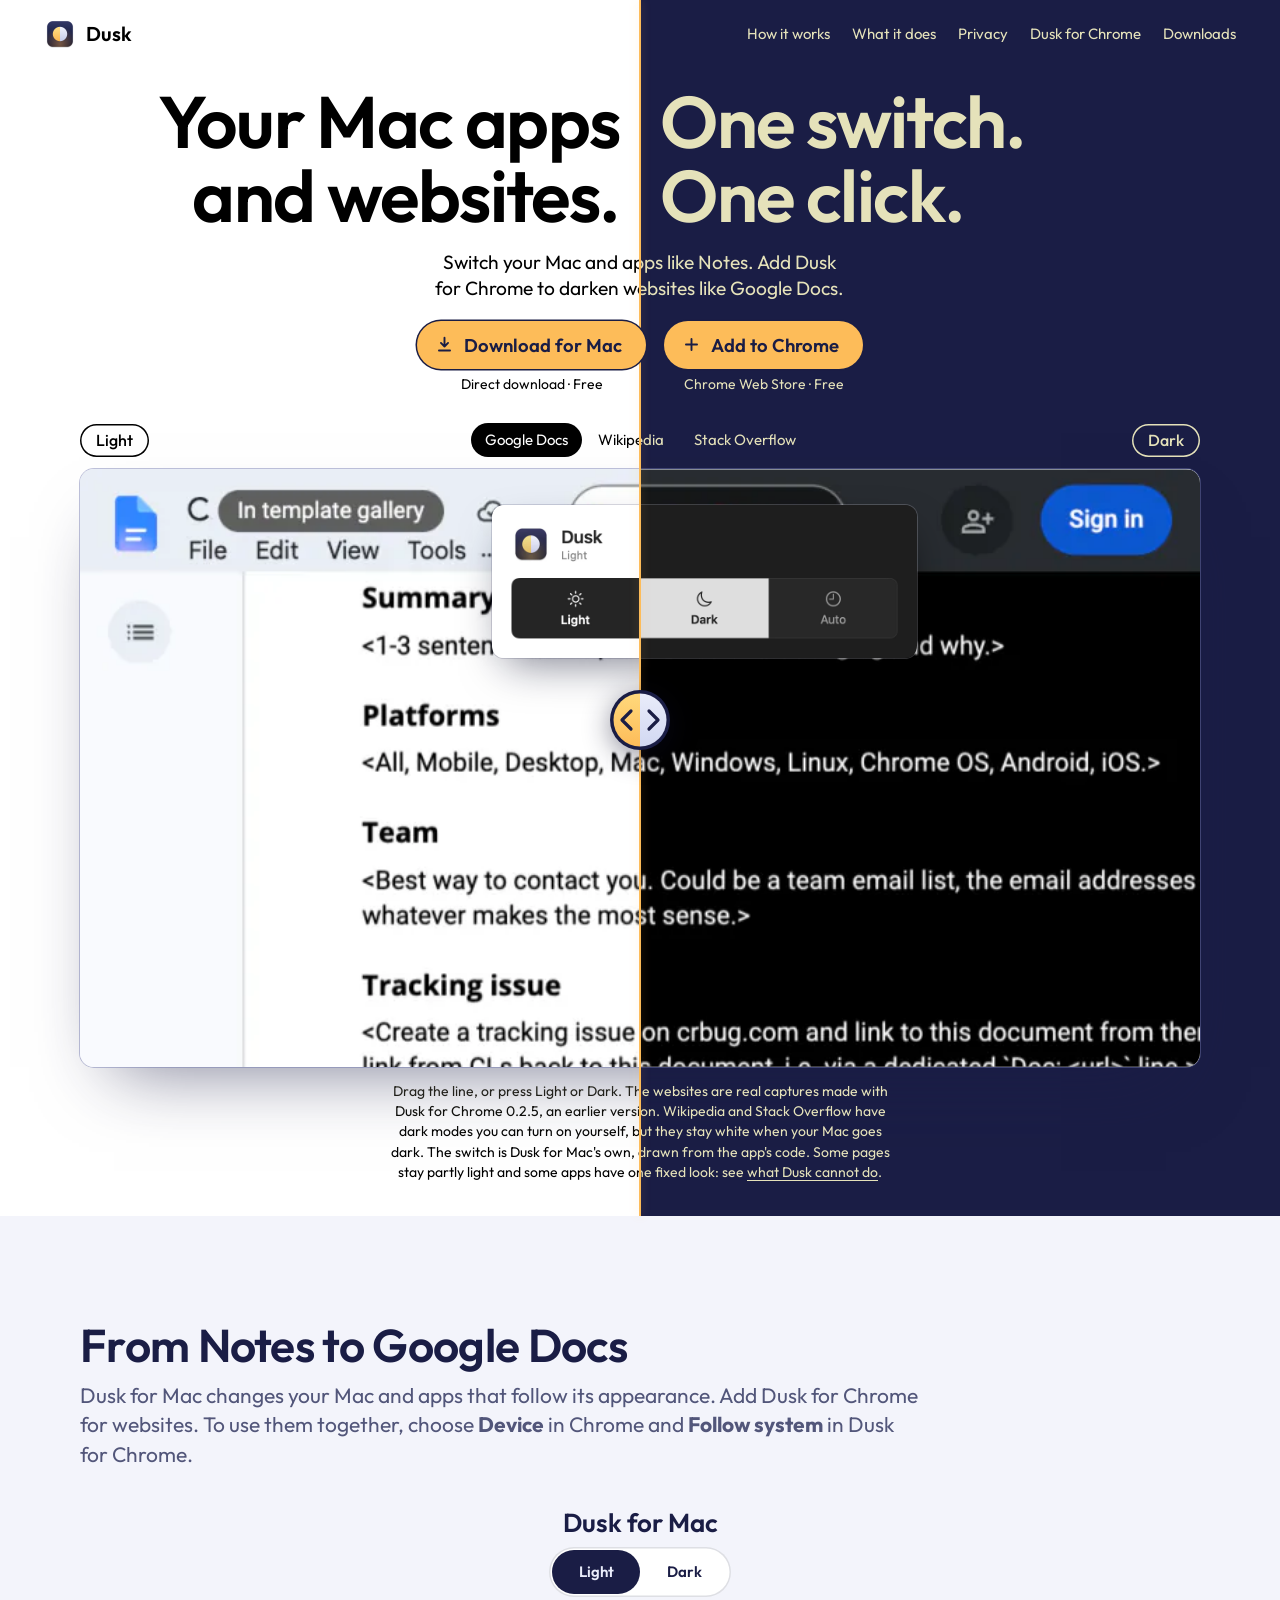
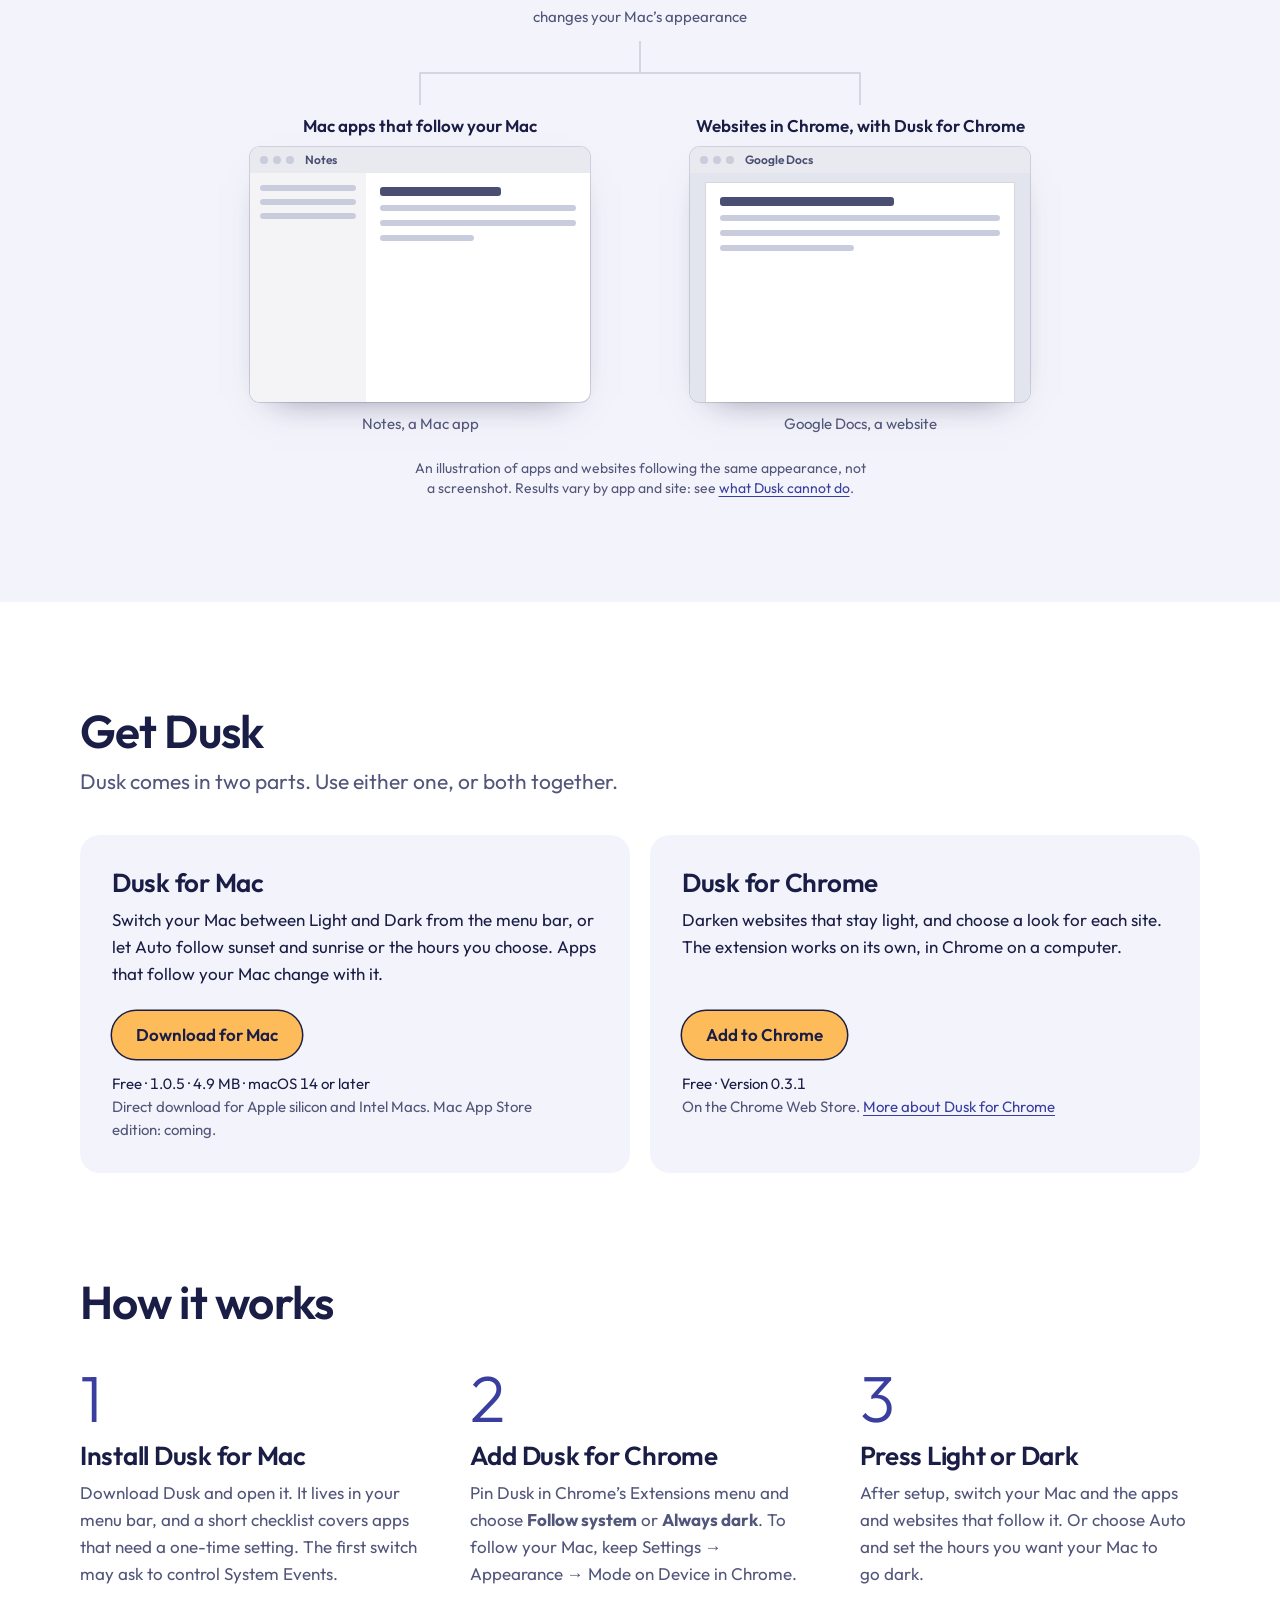
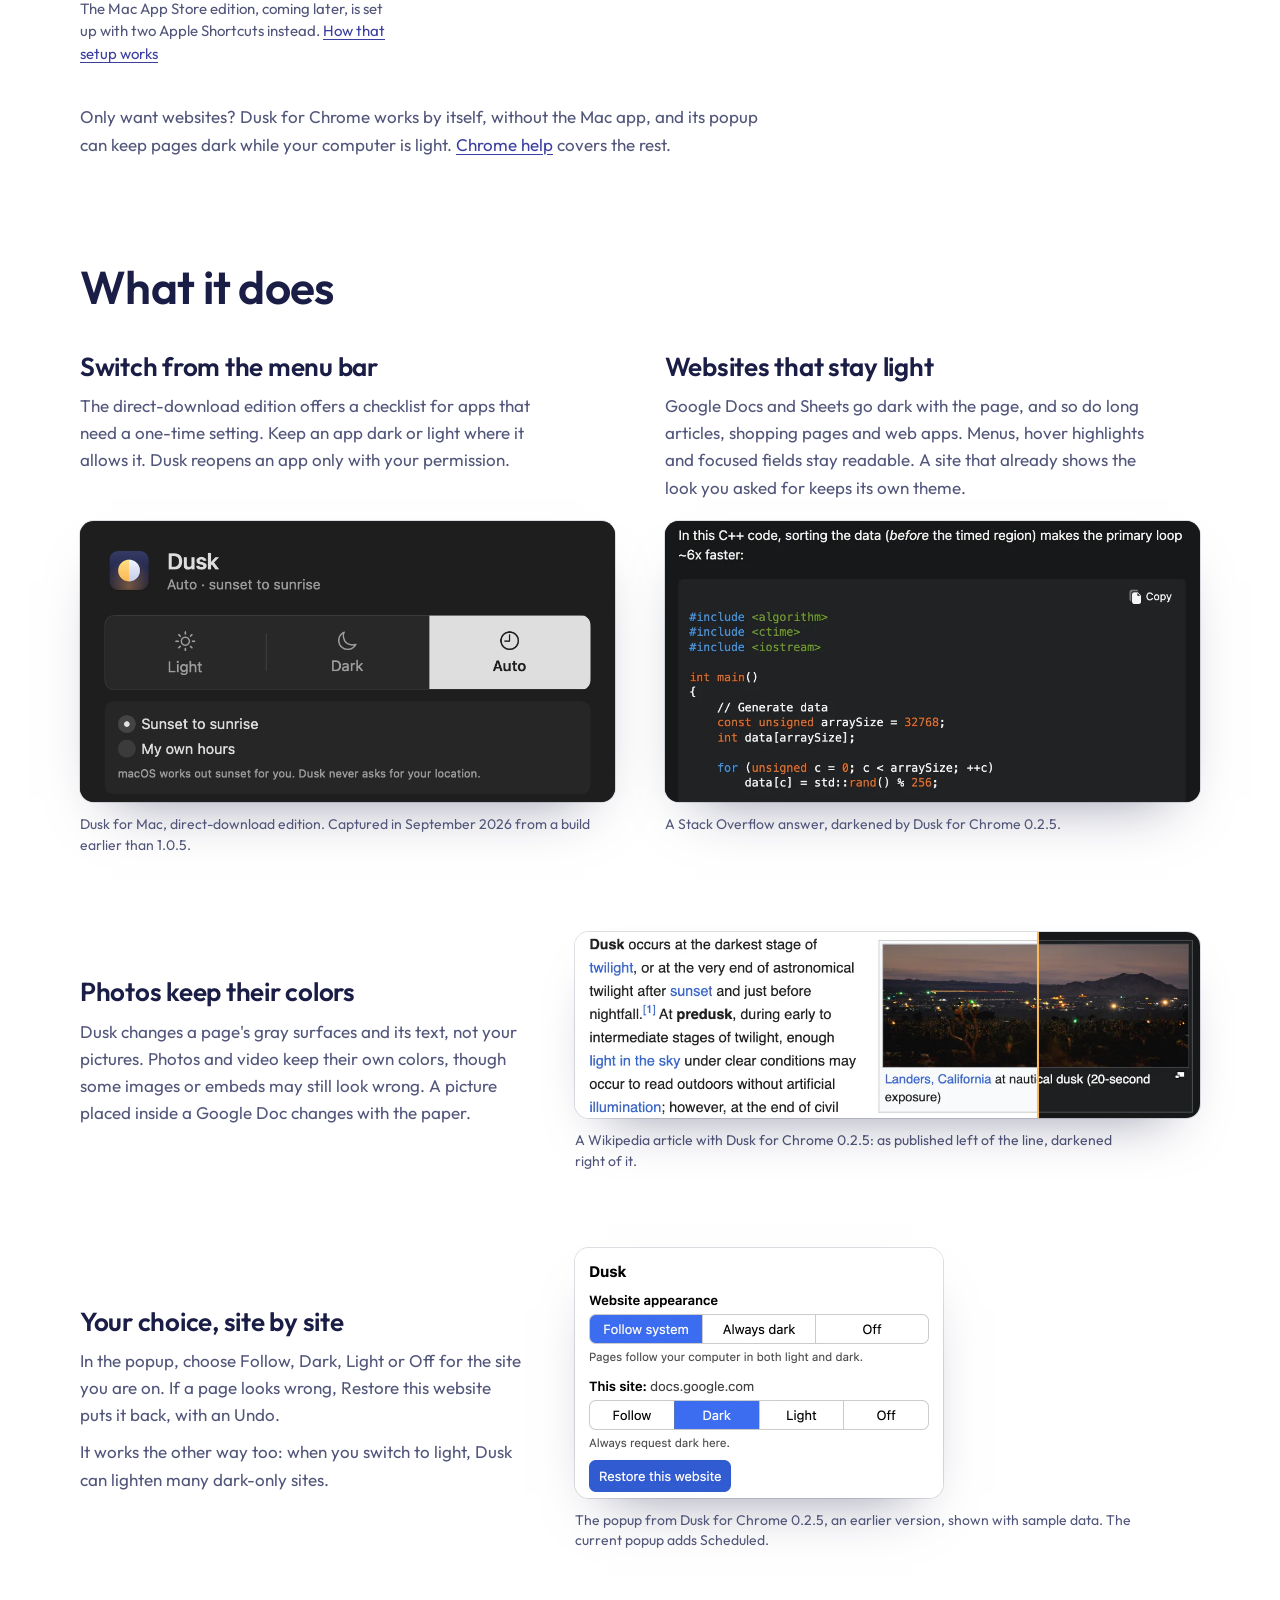
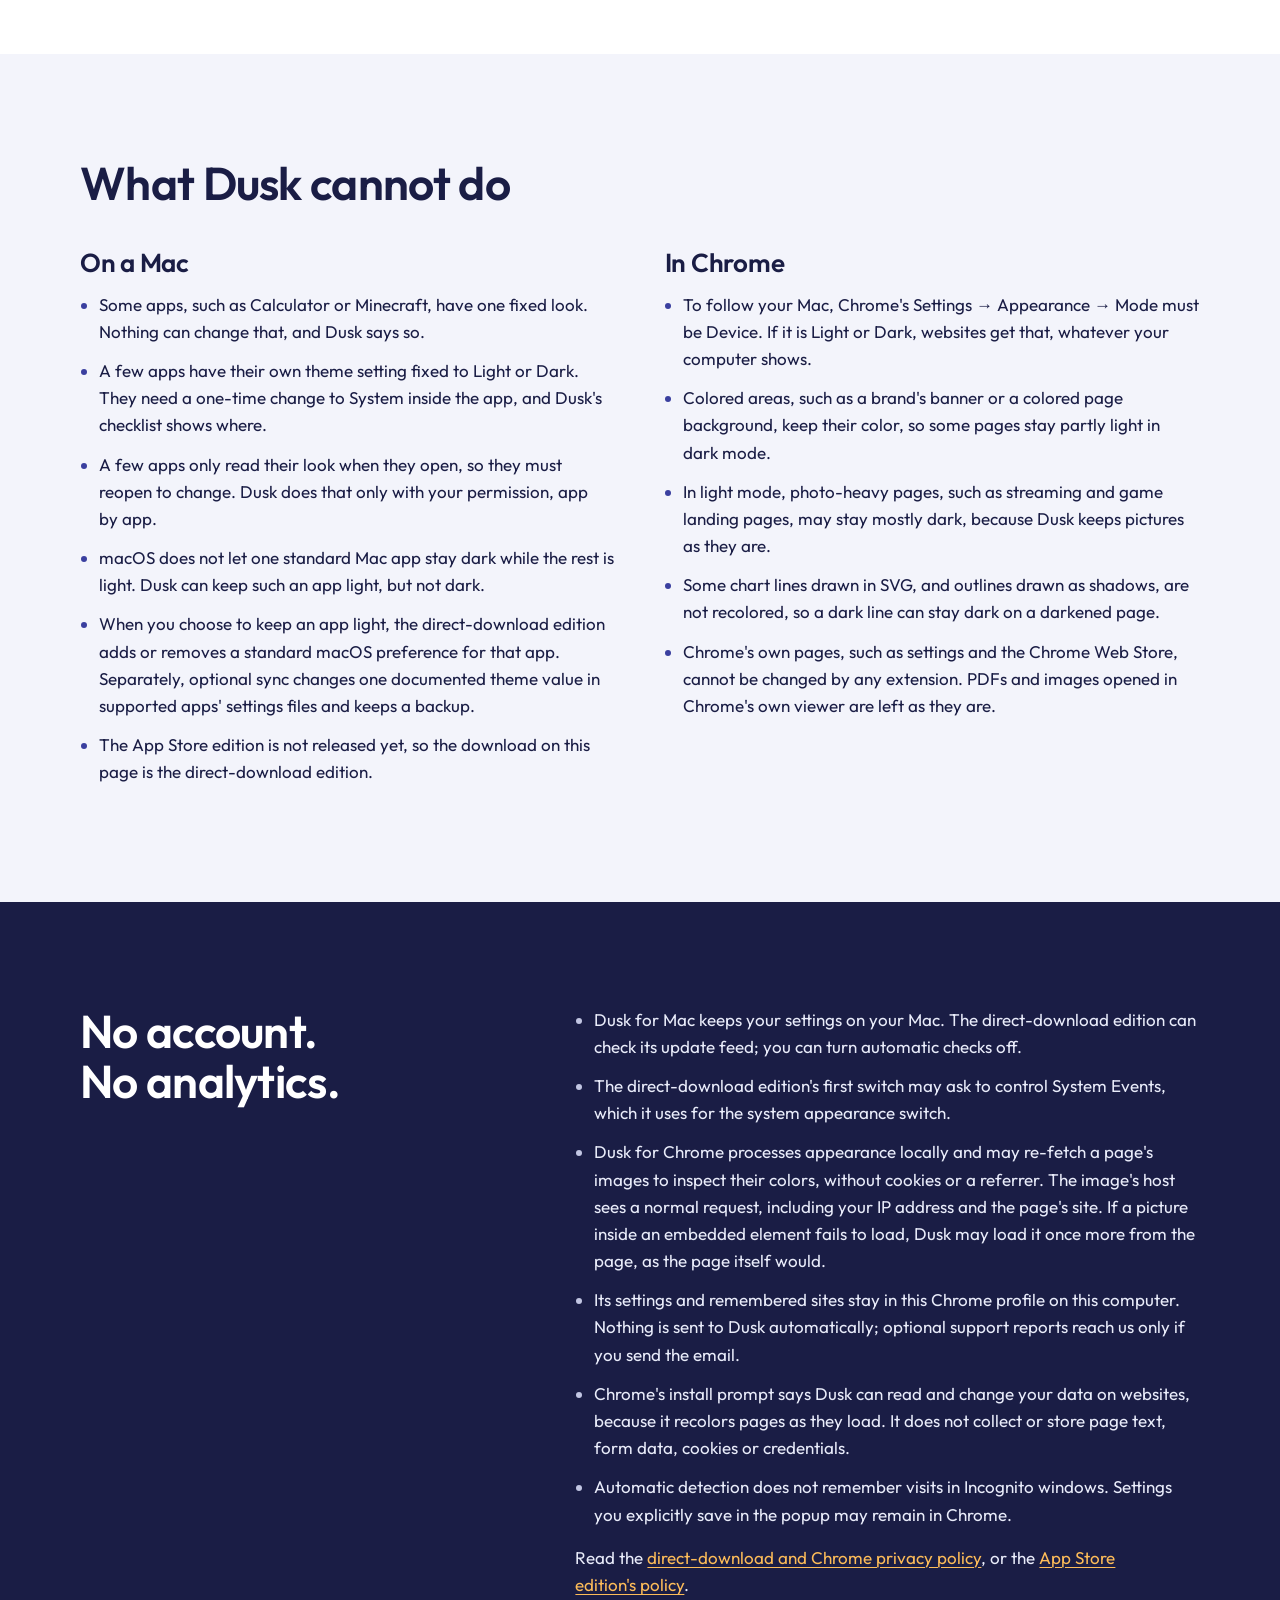
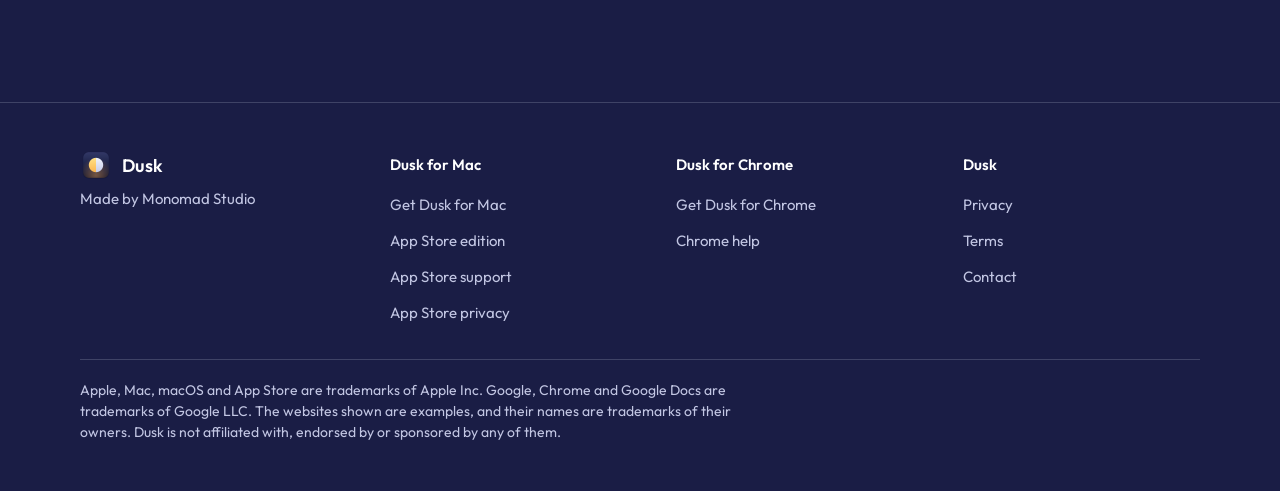
<file: index.html>
<!doctype html>
<html lang="en">
<head>
<meta charset="utf-8">
<meta name="viewport" content="width=device-width, initial-scale=1">
<meta name="color-scheme" content="light dark">
<meta name="theme-color" content="#ffffff" media="(prefers-color-scheme: light)">
<meta name="theme-color" content="#1a1d45" media="(prefers-color-scheme: dark)">
<title>Dusk: one switch for your Mac apps and websites</title>
<meta name="description" content="Dusk is one switch for light and dark. Dusk for Mac changes your Mac and the apps that follow it, from the menu bar. Dusk for Chrome darkens websites that have no dark mode and keeps photos in their own colors. Free, with no account.">
<link rel="canonical" href="https://calvinkim85.github.io/dusk-site/">
<meta property="og:type" content="website">
<meta property="og:url" content="https://calvinkim85.github.io/dusk-site/">
<meta property="og:title" content="Dusk: one switch for your Mac apps and websites">
<meta property="og:description" content="Light or dark in one click, for your Mac, the apps that follow it, and websites that have no dark mode. Free, with no account.">
<meta property="og:image" content="https://calvinkim85.github.io/dusk-site/img/og.jpg">
<meta property="og:image:width" content="1200">
<meta property="og:image:height" content="630">
<meta property="og:image:alt" content="A headline reading: Your Mac apps and websites. One switch. One click. Below it, a Google Doc and Dusk's switch, light on the left of a dividing line and dark on the right.">
<meta name="twitter:card" content="summary_large_image">
<link rel="icon" href="img/icon.png">
<link rel="preload" href="fonts/outfit-latin-wght.woff2" as="font" type="font/woff2" crossorigin>
<link rel="stylesheet" href="style.css">
<link rel="stylesheet" href="home.css">
<script>if(!matchMedia('(prefers-reduced-motion: reduce)').matches&&!matchMedia('(prefers-color-scheme: dark)').matches){document.documentElement.classList.add('sweep');setTimeout(function(){document.documentElement.classList.remove('sweep')},1500)}</script>
</head>
<body class="home">
<header class="top">
  <a class="brand" href="./"><img src="img/icon.png" width="32" height="32" alt=""><span>Dusk</span></a>
  <nav aria-label="Main navigation"><a href="#how">How it works</a><a class="nav-wide" href="#does">What it does</a><a class="nav-narrow" href="#privacy">Privacy</a><a class="nav-chrome" href="chrome.html">Dusk for Chrome</a><a href="#editions">Downloads</a></nav>
</header>

<main>
  <div class="dusk" id="dusk">
    <div class="dusk-sky"></div>

    <div class="dusk-copy">
      <h1 class="couplet"><span class="q blend">Your Mac apps<br> and websites.</span> <span class="a blend">One switch.<br> One click.</span></h1>
      <p class="lede blend">Switch your Mac and apps like Notes. Add Dusk for Chrome to darken websites like Google Docs.</p>
      <div class="hero-get">
        <p class="get"><a class="add" href="https://github.com/calvinkim85/dusk-site/releases/download/v1.0.5/Dusk-1.0.5.dmg"><svg viewBox="0 0 24 24" aria-hidden="true"><path d="M12 3.5v11m0 0-4.5-4.5M12 14.5l4.5-4.5M5 19.5h14" fill="none" stroke="currentColor" stroke-width="2.4" stroke-linecap="round" stroke-linejoin="round"/></svg>Download for Mac</a><span class="get-note blend">Direct download · Free</span></p>
        <p class="get"><a class="add" href="https://chromewebstore.google.com/detail/gbbmlagopacnaolgpffnemcipoieheba"><svg viewBox="0 0 24 24" aria-hidden="true"><path d="M12 5v14M5 12h14" fill="none" stroke="currentColor" stroke-width="2.4" stroke-linecap="round"/></svg>Add to Chrome</a><span class="get-note blend">Chrome Web Store · Free</span></p>
      </div>
      <p class="phone-handoff blend"><a href="#chrome-desktop" data-share-page>On a phone? Send this page to your computer</a></p>
    </div>

    <figure class="compare">
      <div class="compare-head">
        <span class="side blend" data-x="100">Light</span>
        <fieldset class="sites">
          <legend class="vh">Example page</legend>
          <label><input type="radio" name="site" id="site-docs" checked>Google Docs</label>
          <label><input type="radio" name="site" id="site-wiki">Wikipedia</label>
          <label><input type="radio" name="site" id="site-so">Stack Overflow</label>
        </fieldset>
        <span class="side side-dark blend" data-x="0">Dark</span>
      </div>

      <div class="panes" id="dusk-panes">
        <div class="layer">
          <picture class="s-docs"><source media="(min-width: 761px)" srcset="img/hero-docs-light.webp"><img src="img/hero-docs-light-s.webp" width="800" height="833" alt="A Google Doc as a white page." fetchpriority="high" draggable="false"></picture>
          <picture class="s-wiki"><source media="(min-width: 761px)" srcset="img/hero-wiki-light.webp"><img src="img/hero-wiki-light-s.webp" width="800" height="833" alt="A Wikipedia article as a white page with a night photo." loading="lazy" fetchpriority="low" draggable="false"></picture>
          <picture class="s-so"><source media="(min-width: 761px)" srcset="img/hero-so-light.webp"><img src="img/hero-so-light-s.webp" width="800" height="833" alt="A Stack Overflow question as a white page with a pale code block." loading="lazy" fetchpriority="low" draggable="false"></picture>
          <img class="panel" src="img/switch-panel-light.webp" width="960" height="344" alt="Dusk for Mac's switch, set to Light." draggable="false">
        </div>
        <div class="layer layer-night">
          <picture class="s-docs"><source media="(min-width: 761px)" srcset="img/hero-docs-dark.webp"><img src="img/hero-docs-dark-s.webp" width="800" height="833" alt="The same Google Doc with Dusk: black paper and white text." fetchpriority="high" draggable="false"></picture>
          <picture class="s-wiki"><source media="(min-width: 761px)" srcset="img/hero-wiki-dark.webp"><img src="img/hero-wiki-dark-s.webp" width="800" height="833" alt="The same article with Dusk: a dark page and light text, with the photo in its own colors." loading="lazy" fetchpriority="low" draggable="false"></picture>
          <picture class="s-so"><source media="(min-width: 761px)" srcset="img/hero-so-dark.webp"><img src="img/hero-so-dark-s.webp" width="800" height="833" alt="The same question with Dusk: a dark page with a dark code block." loading="lazy" fetchpriority="low" draggable="false"></picture>
          <img class="panel" src="img/switch-panel-dark.webp" width="960" height="344" alt="The same switch, set to Dark." draggable="false">
        </div>
      </div>

      <figcaption class="blend"><span class="drag-hint">Drag the line, or press Light or Dark. </span>The websites are real captures made with Dusk for Chrome 0.2.5, an earlier version. Wikipedia and Stack Overflow have dark modes you can turn on yourself, but they stay white when your Mac goes dark. The switch is Dusk for Mac's own, drawn from the app's code. Some pages stay partly light and some apps have one fixed look: see <a href="#honest">what Dusk cannot do</a>.</figcaption>
    </figure>

    <input class="range" id="dusk-range" type="range" min="0" max="100" step="1" value="50" aria-label="Compare the page in Light and in Dark">
    <div class="line"></div>
    <div class="knob" id="dusk-knob"><svg viewBox="0 0 60 60" aria-hidden="true"><defs><linearGradient id="sun" x1="0" y1="0" x2="0" y2="1"><stop offset="0" stop-color="#ffd97c"/><stop offset="1" stop-color="#fdbc59"/></linearGradient><linearGradient id="moon" x1="0" y1="0" x2="0" y2="1"><stop offset="0" stop-color="#e9ecfa"/><stop offset="1" stop-color="#d2d8f2"/></linearGradient></defs><circle cx="30" cy="30" r="30" fill="#1a1d45"/><path d="M30 3.5a26.5 26.5 0 0 0 0 53z" fill="url(#sun)"/><path d="M30 3.5a26.5 26.5 0 0 1 0 53z" fill="url(#moon)"/><path d="M21 21l-9 9 9 9M39 21l9 9-9 9" fill="none" stroke="#1a1d45" stroke-width="3.2" stroke-linecap="round" stroke-linejoin="round"/></svg></div>
  </div>

  <section id="why" class="band-tint" aria-labelledby="why-title">
    <div class="wrap">
      <h2 id="why-title">From Notes to Google Docs</h2>
      <p class="section-lede">Dusk for Mac changes your Mac and apps that follow its appearance. Add Dusk for Chrome for websites. To use them together, choose <strong>Device</strong> in Chrome and <strong>Follow system</strong> in Dusk for Chrome.</p>
      <figure class="connect" id="connect" data-mode="dark">
        <div class="connect-hub">
          <p class="connect-name">Dusk for Mac</p>
          <div class="connect-switch" role="group" aria-label="Show the illustration in">
            <button type="button" data-set="light" aria-pressed="false">Light</button><button type="button" data-set="dark" aria-pressed="true">Dark</button>
          </div>
          <p class="connect-sub">changes your Mac’s appearance</p>
        </div>
        <svg class="connect-wires" viewBox="0 0 1000 100" preserveAspectRatio="none" aria-hidden="true">
          <path class="wire-base" d="M500 0V50M500 50H250V100M500 50H750V100"/>
          <path class="wire" d="M500 0V50H250V100" pathLength="1"/>
          <path class="wire" d="M500 0V50H750V100" pathLength="1"/>
        </svg>
        <div class="connect-ends">
          <div class="connect-end">
            <p class="connect-kind">Mac apps that follow your Mac</p>
            <div class="mini mini-notes" aria-hidden="true">
              <div class="mini-bar"><i></i><i></i><i></i><b>Notes</b></div>
              <div class="mini-body"><div class="mini-side"><span></span><span></span><span></span></div><div class="mini-text"><span class="t"></span><span></span><span></span><span class="s"></span></div></div>
            </div>
            <p class="connect-say">Notes, a Mac app</p>
          </div>
          <div class="connect-end">
            <p class="connect-kind">Websites in Chrome, with Dusk for Chrome</p>
            <div class="mini mini-docs" aria-hidden="true">
              <div class="mini-bar"><i></i><i></i><i></i><b>Google Docs</b></div>
              <div class="mini-body"><div class="mini-page"><span class="t"></span><span></span><span></span><span class="s"></span></div></div>
            </div>
            <p class="connect-say">Google Docs, a website</p>
          </div>
        </div>
        <figcaption>An illustration of apps and websites following the same appearance, not a screenshot. Results vary by app and site: see <a href="#honest">what Dusk cannot do</a>.</figcaption>
      </figure>
    </div>
  </section>

  <section id="editions" aria-labelledby="editions-title">
    <div class="wrap">
      <h2 id="editions-title">Get Dusk</h2>
      <p class="section-lede">Dusk comes in two parts. Use either one, or both together.</p>
      <div id="chrome-desktop" class="handoff-slot">
        <div class="handoff">
          <div>
            <h3>Continue on your computer</h3>
            <p>Dusk installs on a computer, not on a phone. Send this page to yourself and open it there.</p>
          </div>
          <div class="page-handoff" data-page-handoff>
            <button class="btn ghost" type="button" data-copy-page hidden>Copy this page link</button>
            <p><a href="https://calvinkim85.github.io/dusk-site/" data-page-link>https://calvinkim85.github.io/dusk-site/</a></p>
            <p role="status" data-copy-status></p>
          </div>
        </div>
      </div>
      <div class="editions">
        <div class="edition" id="mac">
          <h3>Dusk for Mac</h3>
          <p>Switch your Mac between Light and Dark from the menu bar, or let Auto follow sunset and sunrise or the hours you choose. Apps that follow your Mac change with it.</p>
          <p class="edition-action"><a class="btn primary" href="https://github.com/calvinkim85/dusk-site/releases/download/v1.0.5/Dusk-1.0.5.dmg">Download for Mac</a></p>
          <p class="facts" data-facts="mac">Free · 1.0.5 · 4.9 MB · macOS 14 or later</p>
          <p class="edition-status">Direct download for Apple silicon and Intel Macs. Mac App Store edition: coming.</p>
        </div>
        <div class="edition" id="chrome">
          <h3>Dusk for Chrome</h3>
          <p>Darken websites that stay light, and choose a look for each site. The extension works on its own, in Chrome on a computer.</p>
          <p class="edition-action"><a class="btn primary" href="https://chromewebstore.google.com/detail/gbbmlagopacnaolgpffnemcipoieheba">Add to Chrome</a></p>
          <p class="facts" data-facts="chrome">Free · Version 0.3.1</p>
          <p class="edition-status">On the Chrome Web Store. <a href="chrome.html">More about Dusk for Chrome</a></p>
        </div>
      </div>
    </div>
  </section>


  <section id="how" aria-labelledby="how-title">
    <div class="wrap">
      <h2 id="how-title">How it works</h2>
      <ol class="steps">
        <li><h3>Install Dusk for Mac</h3><p>Download Dusk and open it. It lives in your menu bar, and a short checklist covers apps that need a one-time setting. The first switch may ask to control System Events.</p><p class="step-note">The Mac App Store edition, coming later, is set up with two Apple Shortcuts instead. <a href="mac-app-store.html#setup">How that setup works</a></p></li>
        <li><h3>Add Dusk for Chrome</h3><p>Pin Dusk in Chrome’s Extensions menu and choose <strong>Follow system</strong> or <strong>Always dark</strong>. To follow your Mac, keep Settings → Appearance → Mode on Device in Chrome.</p></li>
        <li><h3>Press Light or Dark</h3><p>After setup, switch your Mac and the apps and websites that follow it. Or choose Auto and set the hours you want your Mac to go dark.</p></li>
      </ol>
      <p class="aside">Only want websites? Dusk for Chrome works by itself, without the Mac app, and its popup can keep pages dark while your computer is light. <a href="chrome-help.html">Chrome help</a> covers the rest.</p>
    </div>
  </section>

  <section id="does" aria-labelledby="does-title">
    <div class="wrap">
      <h2 id="does-title">What it does</h2>
      <div class="does">
        <div class="feature-pair">
        <div class="feature">
          <div class="feature-text">
            <h3>Switch from the menu bar</h3>
            <p>The direct-download edition offers a checklist for apps that need a one-time setting. Keep an app dark or light where it allows it. Dusk reopens an app only with your permission.</p>
          </div>
          <figure class="shot">
            <div class="shot-box"><img src="img/switch-dark.png" width="960" height="505" alt="The direct-download Dusk for Mac window: a Light, Dark and Auto switch, set to follow sunset and sunrise." loading="lazy"></div>
            <figcaption>Dusk for Mac, direct-download edition. Captured in September 2026 from a build earlier than 1.0.5.</figcaption>
          </figure>
        </div>
        <div class="feature">
          <div class="feature-text">
            <h3>Websites that stay light</h3>
            <p>Google Docs and Sheets go dark with the page, and so do long articles, shopping pages and web apps. Menus, hover highlights and focused fields stay readable. A site that already shows the look you asked for keeps its own theme.</p>
          </div>
          <figure class="shot">
            <div class="shot-box"><img src="img/code-dark.webp" width="906" height="580" alt="A Stack Overflow code block on a darkened page, with light text." loading="lazy"></div>
            <figcaption>A Stack Overflow answer, darkened by Dusk for Chrome 0.2.5.</figcaption>
          </figure>
        </div>
        </div>
        <div class="feature">
          <div class="feature-text">
            <h3>Photos keep their colors</h3>
            <p>Dusk changes a page's gray surfaces and its text, not your pictures. Photos and video keep their own colors, though some images or embeds may still look wrong. A picture placed inside a Google Doc changes with the paper.</p>
          </div>
          <figure class="shot">
            <div class="photo"><img src="img/photo-light.webp" width="1044" height="312" alt="A Wikipedia page split by a line: white on the left, dark on the right, with its night photo the same on both sides." loading="lazy"><img src="img/photo-dark.webp" width="1044" height="312" alt="" loading="lazy"></div>
            <figcaption>A Wikipedia article with Dusk for Chrome 0.2.5: as published left of the line, darkened right of it.</figcaption>
          </figure>
        </div>
        <div class="feature">
          <div class="feature-text">
            <h3>Your choice, site by site</h3>
            <p>In the popup, choose Follow, Dark, Light or Off for the site you are on. If a page looks wrong, Restore this website puts it back, with an Undo.</p>
            <p>It works the other way too: when you switch to light, Dusk can lighten many dark-only sites.</p>
          </div>
          <figure class="shot popup-shot">
            <picture><source media="(prefers-color-scheme: dark)" srcset="img/popup-dark.webp"><img src="img/popup-light.webp" width="736" height="500" alt="Dusk's popup from version 0.2.5, showing the choices Follow, Dark, Light and Off for docs.google.com, and a button labeled Restore this website." loading="lazy"></picture>
            <figcaption>The popup from Dusk for Chrome 0.2.5, an earlier version, shown with sample data. The current popup adds Scheduled.</figcaption>
          </figure>
        </div>
      </div>
    </div>
  </section>

  <section id="honest" class="band-tint" aria-labelledby="honest-title">
    <div class="wrap">
      <h2 id="honest-title">What Dusk cannot do</h2>
      <div class="limits">
        <div>
          <h3>On a Mac</h3>
          <ul>
            <li>Some apps, such as Calculator or Minecraft, have one fixed look. Nothing can change that, and Dusk says so.</li>
            <li>A few apps have their own theme setting fixed to Light or Dark. They need a one-time change to System inside the app, and Dusk's checklist shows where.</li>
            <li>A few apps only read their look when they open, so they must reopen to change. Dusk does that only with your permission, app by app.</li>
            <li>macOS does not let one standard Mac app stay dark while the rest is light. Dusk can keep such an app light, but not dark.</li>
            <li>When you choose to keep an app light, the direct-download edition adds or removes a standard macOS preference for that app. Separately, optional sync changes one documented theme value in supported apps' settings files and keeps a backup.</li>
            <li>The App Store edition is not released yet, so the download on this page is the direct-download edition.</li>
          </ul>
        </div>
        <div>
          <h3>In Chrome</h3>
          <ul>
            <li>To follow your Mac, Chrome's Settings → Appearance → Mode must be Device. If it is Light or Dark, websites get that, whatever your computer shows.</li>
            <li>Colored areas, such as a brand's banner or a colored page background, keep their color, so some pages stay partly light in dark mode.</li>
            <li>In light mode, photo-heavy pages, such as streaming and game landing pages, may stay mostly dark, because Dusk keeps pictures as they are.</li>
            <li>Some chart lines drawn in SVG, and outlines drawn as shadows, are not recolored, so a dark line can stay dark on a darkened page.</li>
            <li>Chrome's own pages, such as settings and the Chrome Web Store, cannot be changed by any extension. PDFs and images opened in Chrome's own viewer are left as they are.</li>
          </ul>
        </div>
      </div>
    </div>
  </section>

  <section id="privacy" class="band-night" aria-labelledby="privacy-title">
    <div class="wrap private">
      <h2 id="privacy-title">No account. No analytics.</h2>
      <div>
        <ul>
          <li>Dusk for Mac keeps your settings on your Mac. The direct-download edition can check its update feed; you can turn automatic checks off.</li>
          <li>The direct-download edition's first switch may ask to control System Events, which it uses for the system appearance switch.</li>
          <li>Dusk for Chrome processes appearance locally and may re-fetch a page's images to inspect their colors, without cookies or a referrer. The image's host sees a normal request, including your IP address and the page's site. If a picture inside an embedded element fails to load, Dusk may load it once more from the page, as the page itself would.</li>
          <li>Its settings and remembered sites stay in this Chrome profile on this computer. Nothing is sent to Dusk automatically; optional support reports reach us only if you send the email.</li>
          <li>Chrome's install prompt says Dusk can read and change your data on websites, because it recolors pages as they load. It does not collect or store page text, form data, cookies or credentials.</li>
          <li>Automatic detection does not remember visits in Incognito windows. Settings you explicitly save in the popup may remain in Chrome.</li>
        </ul>
        <p class="policies">Read the <a href="privacy.html">direct-download and Chrome privacy policy</a>, or the <a href="mac-app-store-privacy.html">App Store edition's policy</a>.</p>
      </div>
    </div>
  </section>
</main>

<footer class="site-footer on-night">
  <div class="wrap">
    <nav class="foot-grid" aria-label="Footer">
      <div>
        <a class="brand" href="./"><img src="img/icon.png" width="32" height="32" alt="">Dusk</a>
        <p class="foot-made">Made by Monomad Studio</p>
      </div>
      <div>
        <p class="foot-title" id="foot-mac">Dusk for Mac</p>
        <ul aria-labelledby="foot-mac">
          <li><a href="./#mac">Get Dusk for Mac</a></li>
          <li><a href="mac-app-store.html">App Store edition</a></li>
          <li><a href="mac-app-store-support.html">App Store support</a></li>
          <li><a href="mac-app-store-privacy.html">App Store privacy</a></li>
        </ul>
      </div>
      <div>
        <p class="foot-title" id="foot-chrome">Dusk for Chrome</p>
        <ul aria-labelledby="foot-chrome">
          <li><a href="chrome.html">Get Dusk for Chrome</a></li>
          <li><a href="chrome-help.html">Chrome help</a></li>
        </ul>
      </div>
      <div>
        <p class="foot-title" id="foot-dusk">Dusk</p>
        <ul aria-labelledby="foot-dusk">
          <li><a href="privacy.html">Privacy</a></li>
          <li><a href="terms.html">Terms</a></li>
          <li><a href="chrome-help.html#contact">Contact</a></li>
        </ul>
      </div>
    </nav>
    <p class="foot-legal">Apple, Mac, macOS and App Store are trademarks of Apple Inc. Google, Chrome and Google Docs are trademarks of Google LLC. The websites shown are examples, and their names are trademarks of their owners. Dusk is not affiliated with, endorsed by or sponsored by any of them.</p>
  </div>
</footer>
<script defer src="js/slider.js"></script>
<script defer src="js/connect.js"></script>
<script defer src="js/page-handoff.js"></script>
</body>
</html>
</file>
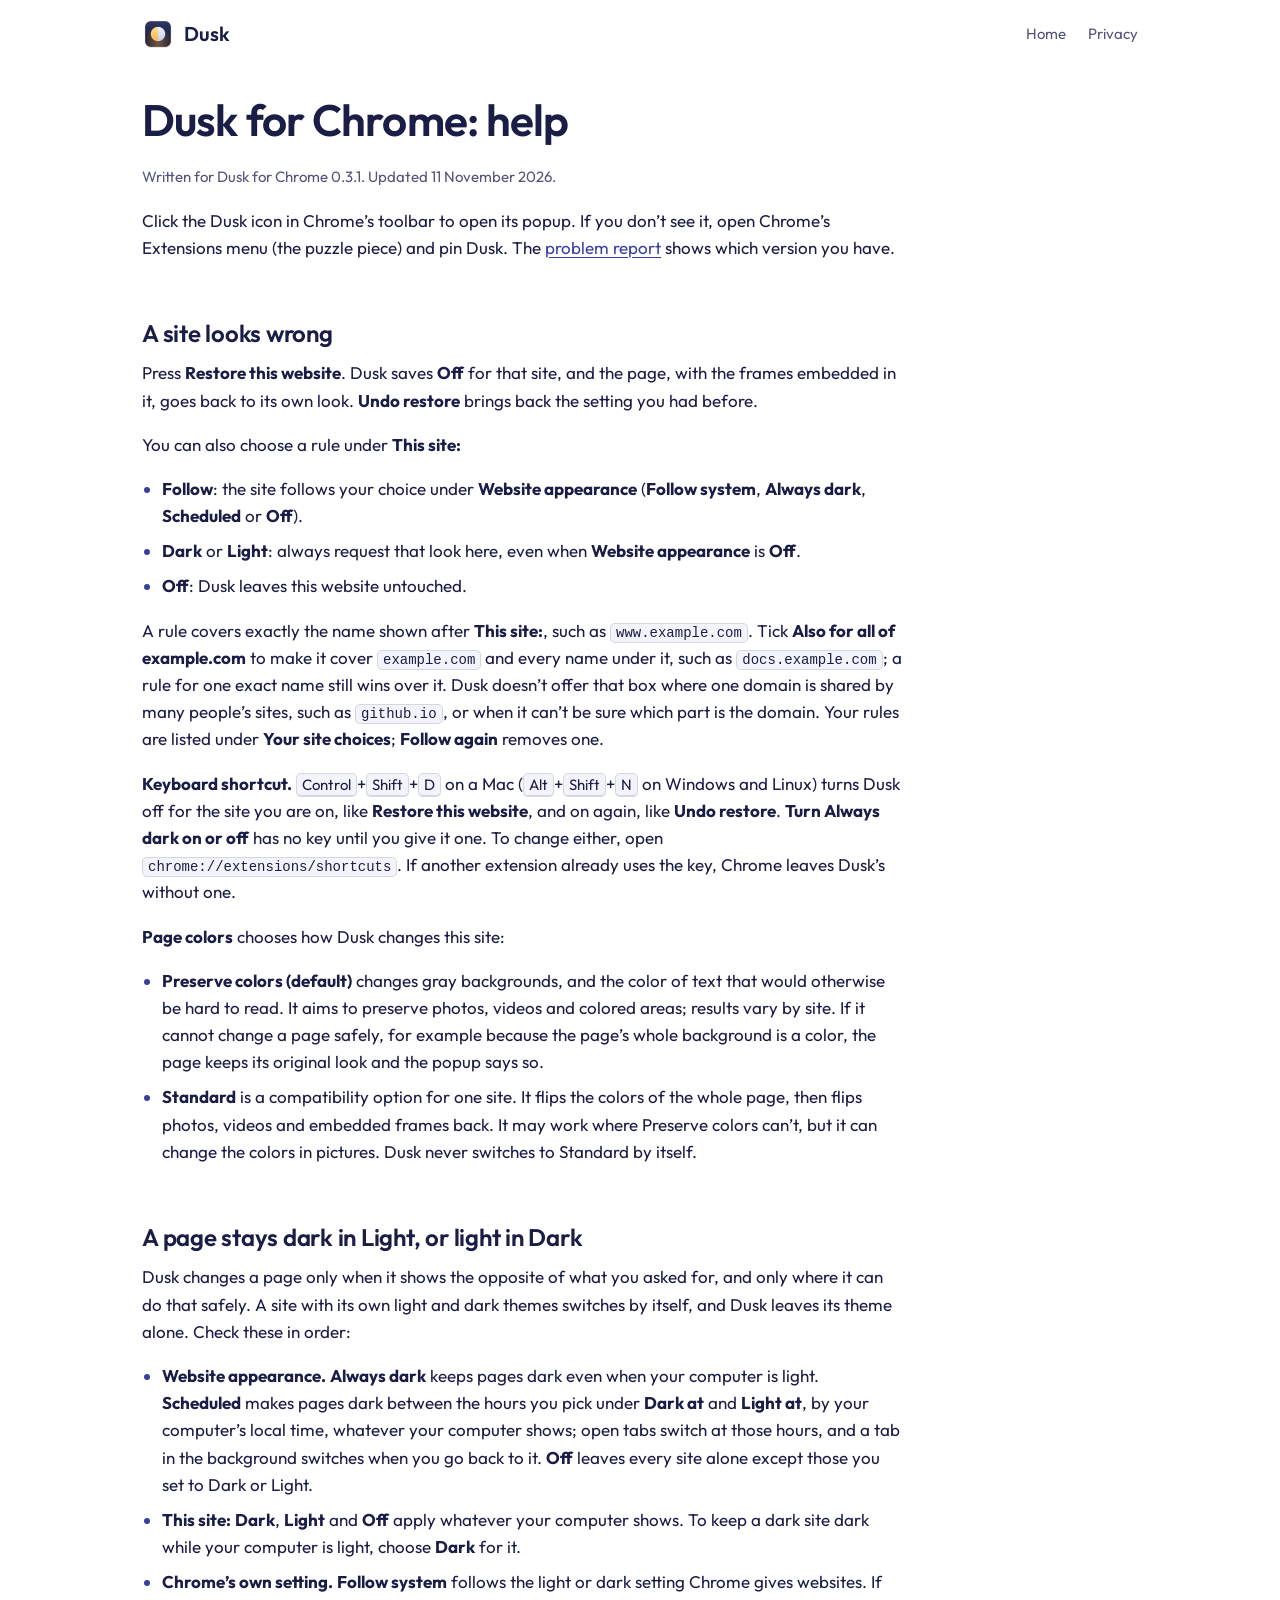
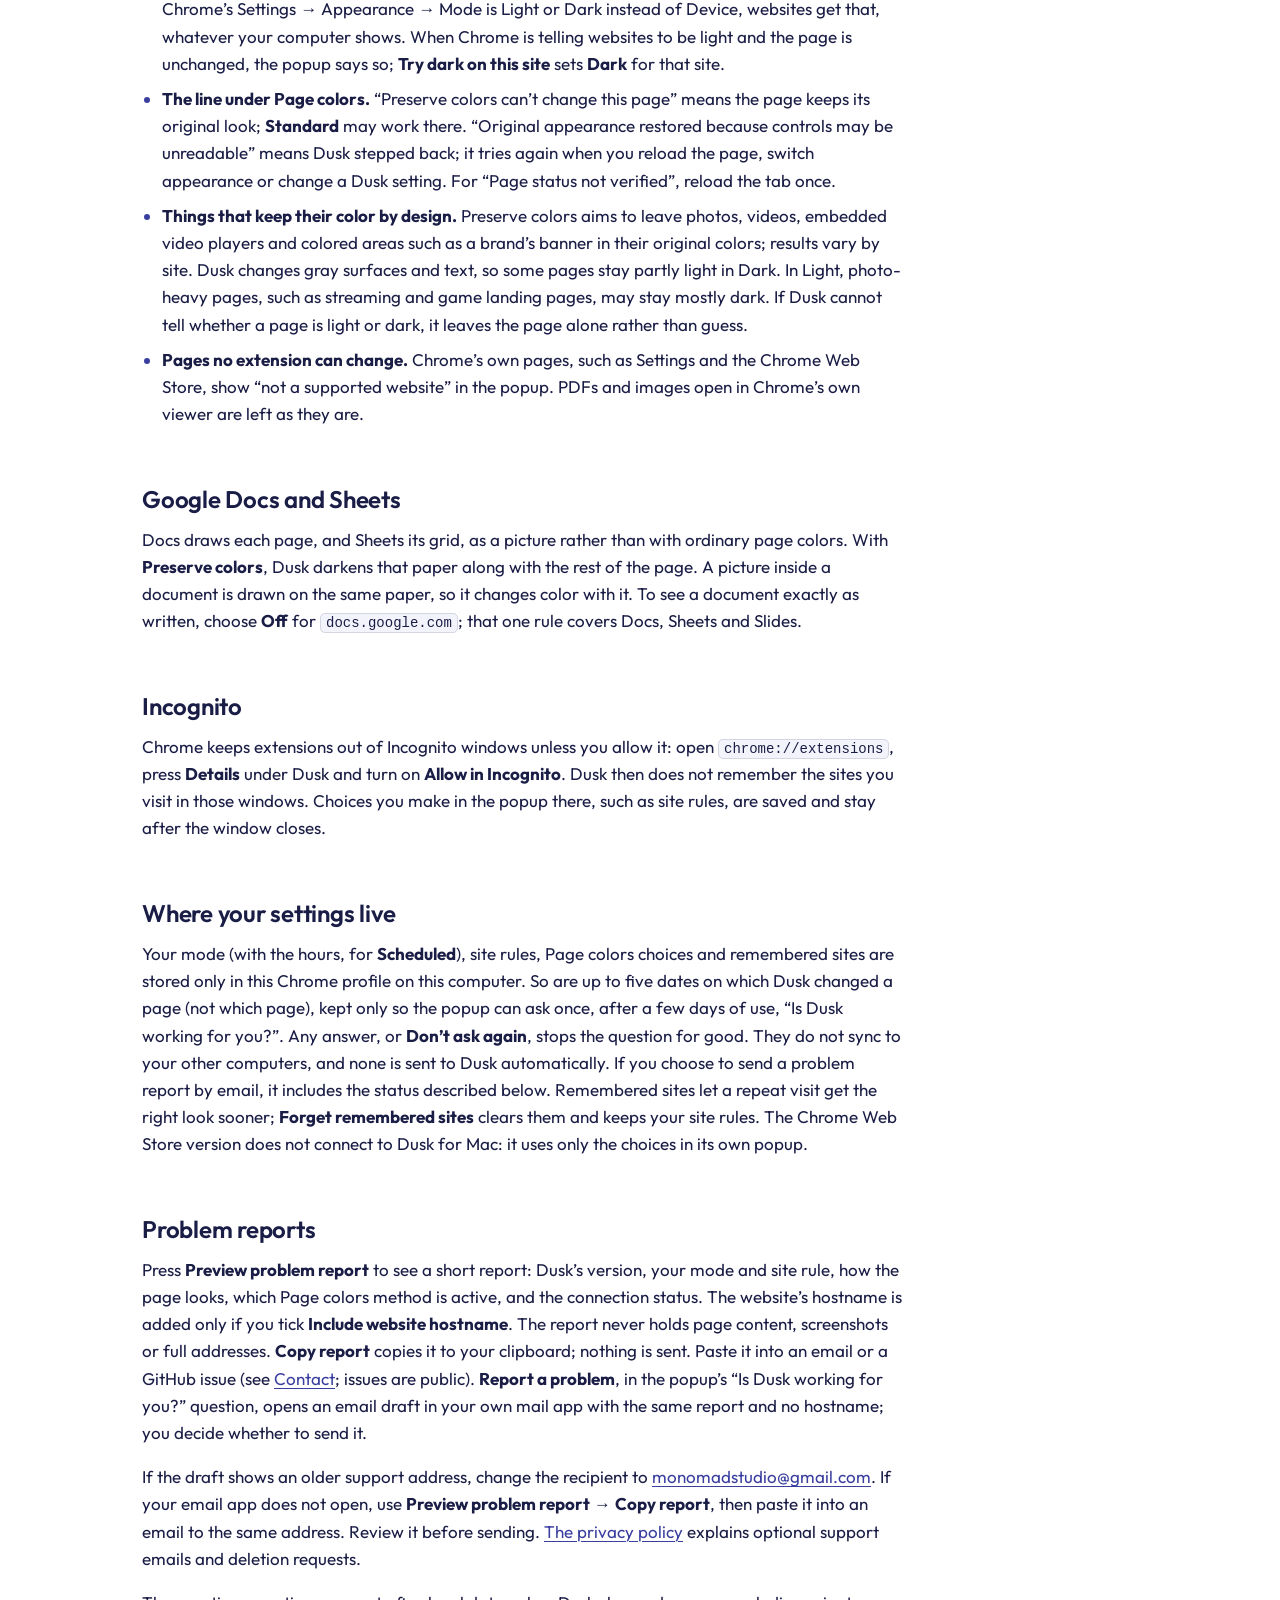
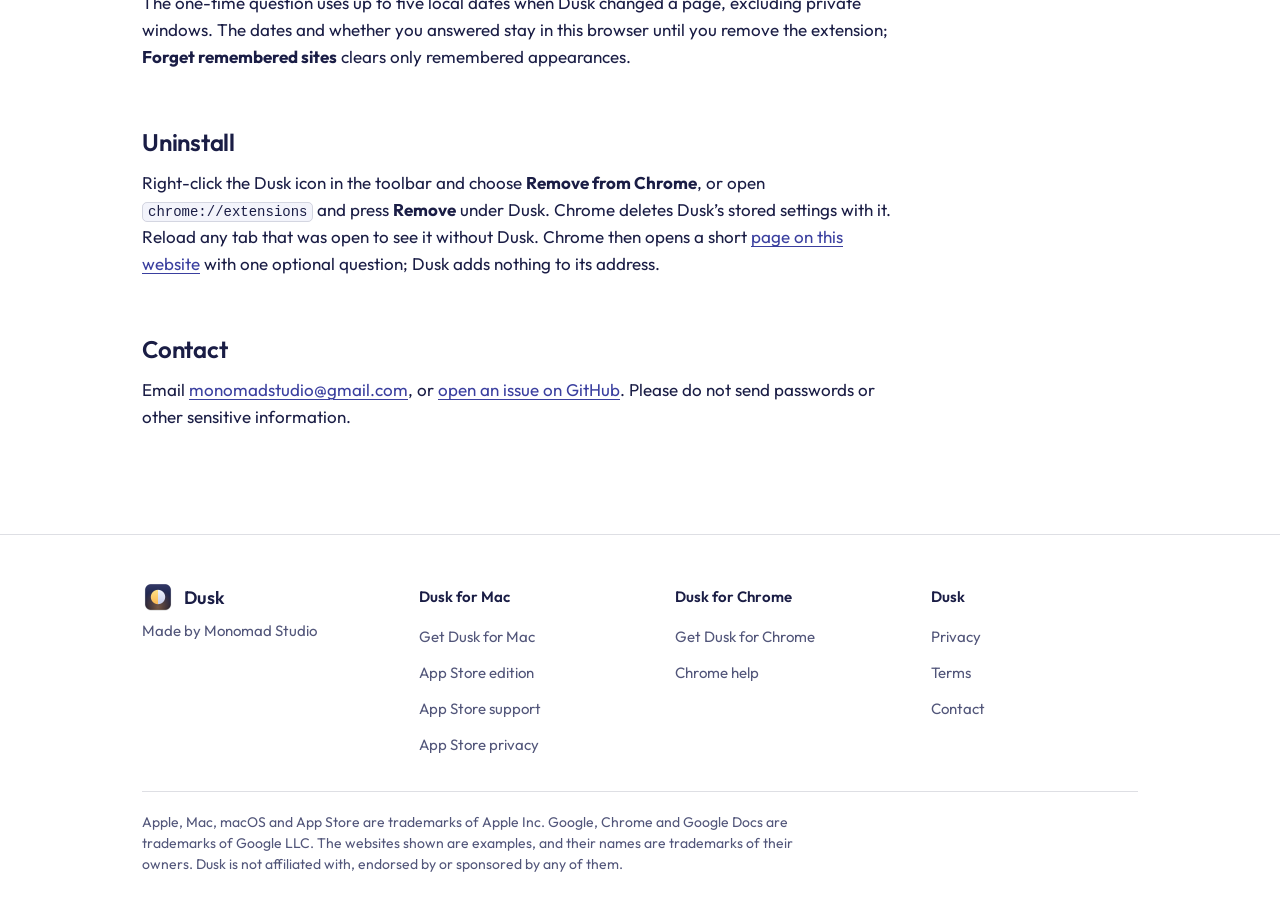
<file: chrome-help.html>
<!doctype html>
<html lang="en">
<head>
<meta charset="utf-8">
<meta name="viewport" content="width=device-width, initial-scale=1">
<meta name="color-scheme" content="light dark">
<meta name="theme-color" content="#ffffff" media="(prefers-color-scheme: light)">
<meta name="theme-color" content="#1a1d45" media="(prefers-color-scheme: dark)">
<title>Dusk for Chrome: help</title>
<meta name="description" content="Troubleshooting for Dusk for Chrome: a site that looks wrong, pages that stay light or dark, Google Docs and Sheets, Incognito, problem reports and uninstalling.">
<link rel="icon" href="img/icon.png">
<link rel="stylesheet" href="style.css">
</head>
<body>
<div class="wrap">
  <header class="top">
    <a class="brand" href="./"><img src="img/icon.png" width="32" height="32" alt="">Dusk</a>
    <nav aria-label="Main navigation"><a href="./">Home</a><a href="privacy.html">Privacy</a></nav>
  </header>
  <main class="doc">
    <h1>Dusk for Chrome: help</h1>
    <p><em>Written for Dusk for Chrome 0.3.1. Updated 11 November 2026.</em></p>
    <p>Click the Dusk icon in Chrome’s toolbar to open its popup. If you don’t see it, open Chrome’s Extensions menu (the puzzle piece) and pin Dusk. The <a href="#reports">problem report</a> shows which version you have.</p>

    <h2>A site looks wrong</h2>
    <p>Press <strong>Restore this website</strong>. Dusk saves <strong>Off</strong> for that site, and the page, with the frames embedded in it, goes back to its own look. <strong>Undo restore</strong> brings back the setting you had before.</p>
    <p>You can also choose a rule under <strong>This site:</strong></p>
    <ul>
      <li><strong>Follow</strong>: the site follows your choice under <strong>Website appearance</strong> (<strong>Follow system</strong>, <strong>Always dark</strong>, <strong>Scheduled</strong> or <strong>Off</strong>).</li>
      <li><strong>Dark</strong> or <strong>Light</strong>: always request that look here, even when <strong>Website appearance</strong> is <strong>Off</strong>.</li>
      <li><strong>Off</strong>: Dusk leaves this website untouched.</li>
    </ul>
    <p>A rule covers exactly the name shown after <strong>This site:</strong>, such as <code>www.example.com</code>. Tick <strong>Also for all of example.com</strong> to make it cover <code>example.com</code> and every name under it, such as <code>docs.example.com</code>; a rule for one exact name still wins over it. Dusk doesn’t offer that box where one domain is shared by many people’s sites, such as <code>github.io</code>, or when it can’t be sure which part is the domain. Your rules are listed under <strong>Your site choices</strong>; <strong>Follow again</strong> removes one.</p>
    <p><strong>Keyboard shortcut.</strong> <kbd>Control</kbd>+<kbd>Shift</kbd>+<kbd>D</kbd> on a Mac (<kbd>Alt</kbd>+<kbd>Shift</kbd>+<kbd>N</kbd> on Windows and Linux) turns Dusk off for the site you are on, like <strong>Restore this website</strong>, and on again, like <strong>Undo restore</strong>. <strong>Turn Always dark on or off</strong> has no key until you give it one. To change either, open <code>chrome://extensions/shortcuts</code>. If another extension already uses the key, Chrome leaves Dusk’s without one.</p>
    <p><strong>Page colors</strong> chooses how Dusk changes this site:</p>
    <ul>
      <li><strong>Preserve colors (default)</strong> changes gray backgrounds, and the color of text that would otherwise be hard to read. It aims to preserve photos, videos and colored areas; results vary by site. If it cannot change a page safely, for example because the page’s whole background is a color, the page keeps its original look and the popup says so.</li>
      <li><strong>Standard</strong> is a compatibility option for one site. It flips the colors of the whole page, then flips photos, videos and embedded frames back. It may work where Preserve colors can’t, but it can change the colors in pictures. Dusk never switches to Standard by itself.</li>
    </ul>

    <h2>A page stays dark in Light, or light in Dark</h2>
    <p>Dusk changes a page only when it shows the opposite of what you asked for, and only where it can do that safely. A site with its own light and dark themes switches by itself, and Dusk leaves its theme alone. Check these in order:</p>
    <ul>
      <li><strong>Website appearance.</strong> <strong>Always dark</strong> keeps pages dark even when your computer is light. <strong>Scheduled</strong> makes pages dark between the hours you pick under <strong>Dark at</strong> and <strong>Light at</strong>, by your computer’s local time, whatever your computer shows; open tabs switch at those hours, and a tab in the background switches when you go back to it. <strong>Off</strong> leaves every site alone except those you set to Dark or Light.</li>
      <li><strong>This site:</strong> <strong>Dark</strong>, <strong>Light</strong> and <strong>Off</strong> apply whatever your computer shows. To keep a dark site dark while your computer is light, choose <strong>Dark</strong> for it.</li>
      <li><strong>Chrome’s own setting.</strong> <strong>Follow system</strong> follows the light or dark setting Chrome gives websites. If Chrome’s Settings → Appearance → Mode is Light or Dark instead of Device, websites get that, whatever your computer shows. When Chrome is telling websites to be light and the page is unchanged, the popup says so; <strong>Try dark on this site</strong> sets <strong>Dark</strong> for that site.</li>
      <li><strong>The line under Page colors.</strong> “Preserve colors can’t change this page” means the page keeps its original look; <strong>Standard</strong> may work there. “Original appearance restored because controls may be unreadable” means Dusk stepped back; it tries again when you reload the page, switch appearance or change a Dusk setting. For “Page status not verified”, reload the tab once.</li>
      <li><strong>Things that keep their color by design.</strong> Preserve colors aims to leave photos, videos, embedded video players and colored areas such as a brand’s banner in their original colors; results vary by site. Dusk changes gray surfaces and text, so some pages stay partly light in Dark. In Light, photo-heavy pages, such as streaming and game landing pages, may stay mostly dark. If Dusk cannot tell whether a page is light or dark, it leaves the page alone rather than guess.</li>
      <li><strong>Pages no extension can change.</strong> Chrome’s own pages, such as Settings and the Chrome Web Store, show “not a supported website” in the popup. PDFs and images open in Chrome’s own viewer are left as they are.</li>
    </ul>

    <h2>Google Docs and Sheets</h2>
    <p>Docs draws each page, and Sheets its grid, as a picture rather than with ordinary page colors. With <strong>Preserve colors</strong>, Dusk darkens that paper along with the rest of the page. A picture inside a document is drawn on the same paper, so it changes color with it. To see a document exactly as written, choose <strong>Off</strong> for <code>docs.google.com</code>; that one rule covers Docs, Sheets and Slides.</p>

    <h2>Incognito</h2>
    <p>Chrome keeps extensions out of Incognito windows unless you allow it: open <code>chrome://extensions</code>, press <strong>Details</strong> under Dusk and turn on <strong>Allow in Incognito</strong>. Dusk then does not remember the sites you visit in those windows. Choices you make in the popup there, such as site rules, are saved and stay after the window closes.</p>

    <h2>Where your settings live</h2>
    <p>Your mode (with the hours, for <strong>Scheduled</strong>), site rules, Page colors choices and remembered sites are stored only in this Chrome profile on this computer. So are up to five dates on which Dusk changed a page (not which page), kept only so the popup can ask once, after a few days of use, “Is Dusk working for you?”. Any answer, or <strong>Don’t ask again</strong>, stops the question for good. They do not sync to your other computers, and none is sent to Dusk automatically. If you choose to send a problem report by email, it includes the status described below. Remembered sites let a repeat visit get the right look sooner; <strong>Forget remembered sites</strong> clears them and keeps your site rules. The Chrome Web Store version does not connect to Dusk for Mac: it uses only the choices in its own popup.</p>

    <h2 id="reports">Problem reports</h2>
    <p>Press <strong>Preview problem report</strong> to see a short report: Dusk’s version, your mode and site rule, how the page looks, which Page colors method is active, and the connection status. The website’s hostname is added only if you tick <strong>Include website hostname</strong>. The report never holds page content, screenshots or full addresses. <strong>Copy report</strong> copies it to your clipboard; nothing is sent. Paste it into an email or a GitHub issue (see <a href="#contact">Contact</a>; issues are public). <strong>Report a problem</strong>, in the popup’s “Is Dusk working for you?” question, opens an email draft in your own mail app with the same report and no hostname; you decide whether to send it.</p>

    <p>If the draft shows an older support address, change the recipient to <a href="mailto:monomadstudio@gmail.com">monomadstudio@gmail.com</a>. If your email app does not open, use <strong>Preview problem report</strong> → <strong>Copy report</strong>, then paste it into an email to the same address. Review it before sending. <a href="privacy.html">The privacy policy</a> explains optional support emails and deletion requests.</p>
    <p>The one-time question uses up to five local dates when Dusk changed a page, excluding private windows. The dates and whether you answered stay in this browser until you remove the extension; <strong>Forget remembered sites</strong> clears only remembered appearances.</p>

    <h2>Uninstall</h2>
    <p>Right-click the Dusk icon in the toolbar and choose <strong>Remove from Chrome</strong>, or open <code>chrome://extensions</code> and press <strong>Remove</strong> under Dusk. Chrome deletes Dusk’s stored settings with it. Reload any tab that was open to see it without Dusk. Chrome then opens a short <a href="uninstall.html">page on this website</a> with one optional question; Dusk adds nothing to its address.</p>

    <h2 id="contact">Contact</h2>
    <p>Email <a href="mailto:monomadstudio@gmail.com">monomadstudio@gmail.com</a>, or <a href="https://github.com/calvinkim85/dusk-site/issues">open an issue on GitHub</a>. Please do not send passwords or other sensitive information.</p>
  </main>
</div>
<footer class="site-footer">
  <div class="wrap">
    <nav class="foot-grid" aria-label="Footer">
      <div>
        <a class="brand" href="./"><img src="img/icon.png" width="32" height="32" alt="">Dusk</a>
        <p class="foot-made">Made by Monomad Studio</p>
      </div>
      <div>
        <p class="foot-title" id="foot-mac">Dusk for Mac</p>
        <ul aria-labelledby="foot-mac">
          <li><a href="./#mac">Get Dusk for Mac</a></li>
          <li><a href="mac-app-store.html">App Store edition</a></li>
          <li><a href="mac-app-store-support.html">App Store support</a></li>
          <li><a href="mac-app-store-privacy.html">App Store privacy</a></li>
        </ul>
      </div>
      <div>
        <p class="foot-title" id="foot-chrome">Dusk for Chrome</p>
        <ul aria-labelledby="foot-chrome">
          <li><a href="chrome.html">Get Dusk for Chrome</a></li>
          <li><a href="chrome-help.html">Chrome help</a></li>
        </ul>
      </div>
      <div>
        <p class="foot-title" id="foot-dusk">Dusk</p>
        <ul aria-labelledby="foot-dusk">
          <li><a href="privacy.html">Privacy</a></li>
          <li><a href="terms.html">Terms</a></li>
          <li><a href="chrome-help.html#contact">Contact</a></li>
        </ul>
      </div>
    </nav>
    <p class="foot-legal">Apple, Mac, macOS and App Store are trademarks of Apple Inc. Google, Chrome and Google Docs are trademarks of Google LLC. The websites shown are examples, and their names are trademarks of their owners. Dusk is not affiliated with, endorsed by or sponsored by any of them.</p>
  </div>
</footer>
</body>
</html>
</file>
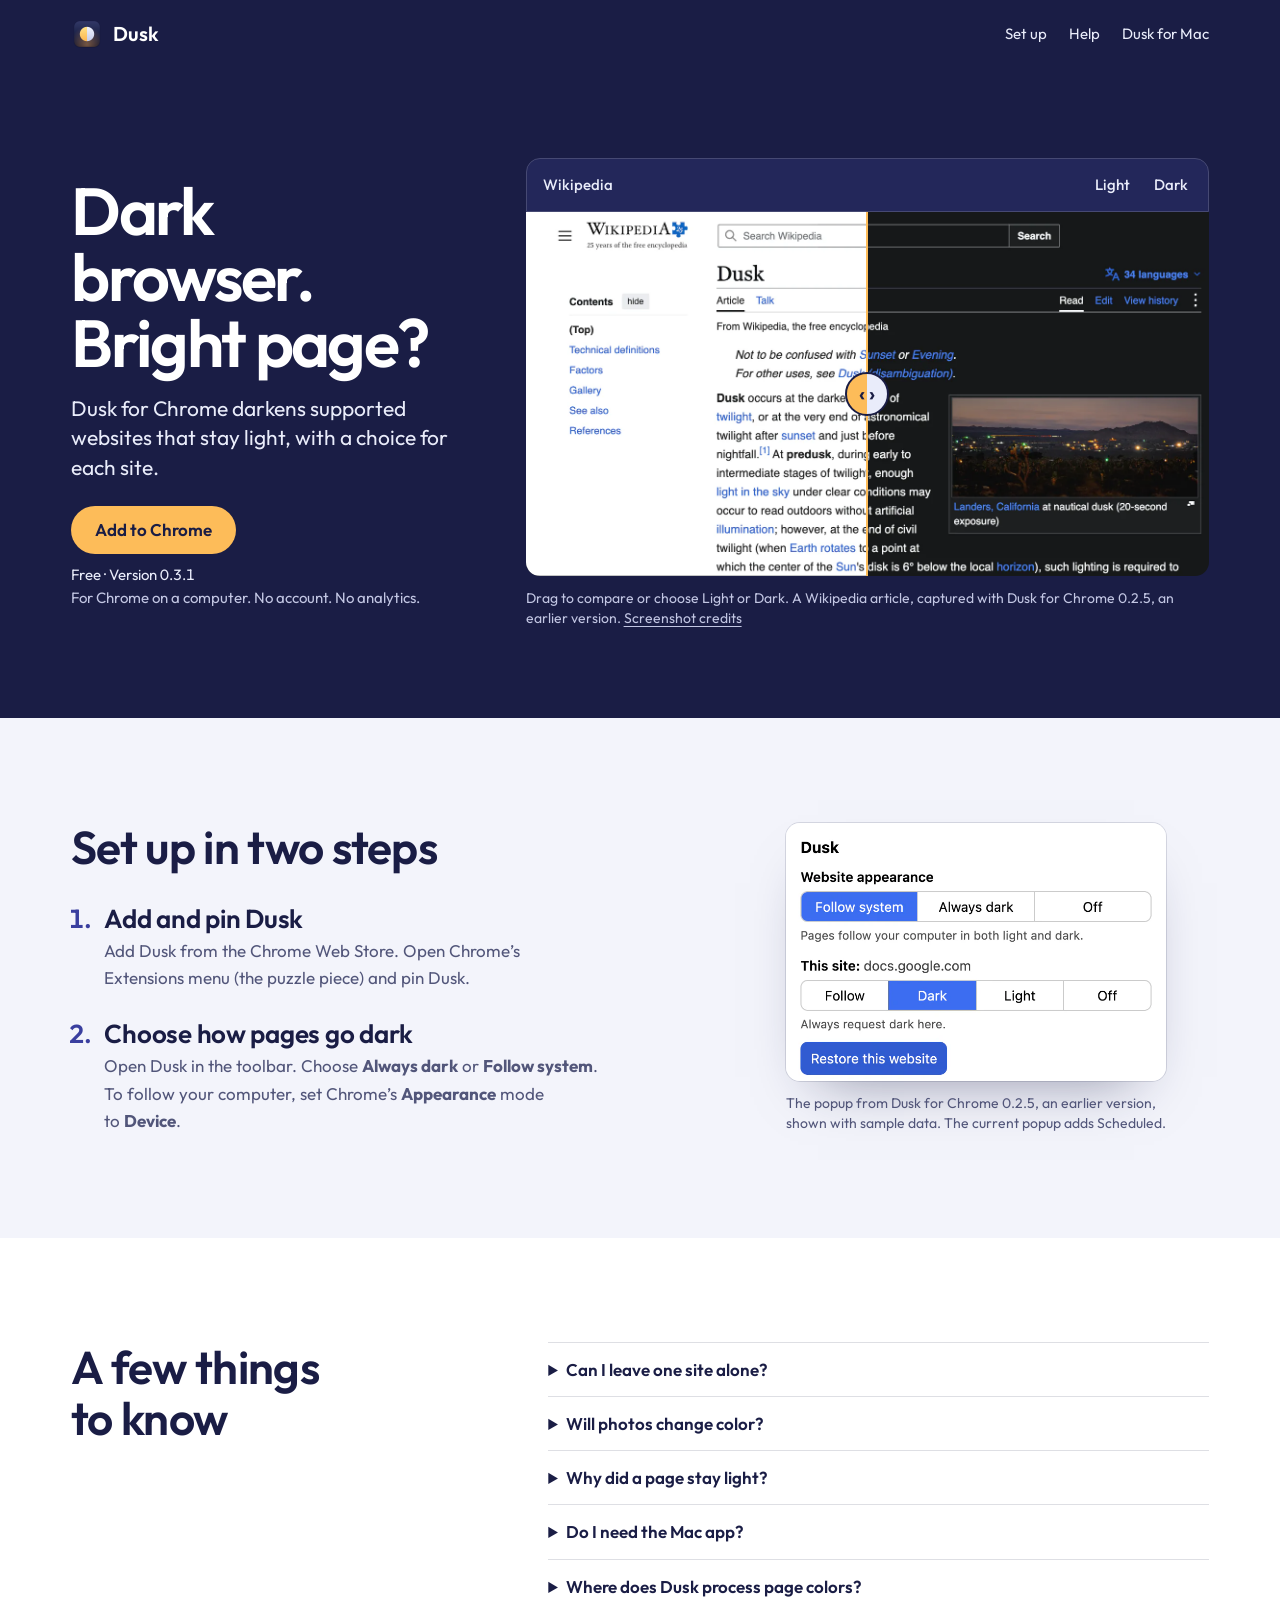
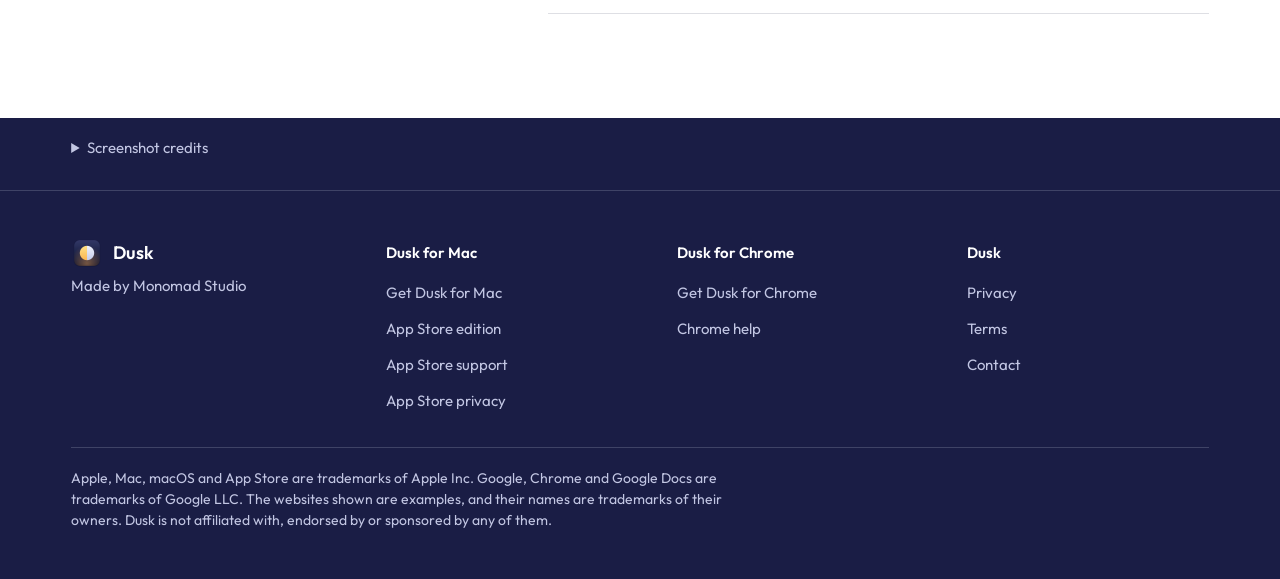
<file: chrome.html>
<!doctype html>
<html lang="en">
<head>
<meta charset="utf-8">
<meta name="viewport" content="width=device-width, initial-scale=1">
<meta name="color-scheme" content="light dark">
<meta name="theme-color" content="#1a1d45">
<title>Dusk for Chrome | Dark mode for websites</title>
<meta name="description" content="Give bright websites a dark mode in desktop Chrome. Try Dusk's light and dark comparison, then add Dusk to Chrome for free.">
<link rel="canonical" href="https://calvinkim85.github.io/dusk-site/chrome.html">
<meta property="og:type" content="website">
<meta property="og:url" content="https://calvinkim85.github.io/dusk-site/chrome.html">
<meta property="og:title" content="Dusk for Chrome | Dark mode for websites">
<meta property="og:description" content="Darken bright websites in desktop Chrome, with a choice for each site. Free, with no Dusk account.">
<meta property="og:image" content="https://calvinkim85.github.io/dusk-site/img/og.jpg">
<meta property="og:image:width" content="1200">
<meta property="og:image:height" content="630">
<meta property="og:image:alt" content="A headline reading: Your Mac apps and websites. One switch. One click. Below it, a Google Doc and Dusk's switch, light on the left of a dividing line and dark on the right.">
<meta name="twitter:card" content="summary_large_image">
<link rel="icon" href="img/icon.png">
<link rel="preload" href="fonts/outfit-latin-wght.woff2" as="font" type="font/woff2" crossorigin>
<link rel="stylesheet" href="style.css">
<link rel="stylesheet" href="chrome.css">
<script defer src="js/chrome.js"></script>
<script defer src="js/page-handoff.js"></script>
</head>
<body class="chrome-page">
<div class="chrome-night">
  <header class="top wrap">
    <a class="brand" href="./"><img src="img/icon.png" width="32" height="32" alt="">Dusk</a>
    <nav aria-label="Main navigation">
      <a href="#setup">Set up</a>
      <a href="chrome-help.html">Help</a>
      <a href="./#mac">Dusk for Mac</a>
    </nav>
  </header>

  <main>
    <div class="chrome-intro wrap">
      <div class="chrome-copy">
        <h1>Dark browser.<br>Bright page?</h1>
        <p class="lede">Dusk for Chrome darkens supported websites that stay light, with a choice for each site.</p>
        <a class="btn primary" href="https://chromewebstore.google.com/detail/gbbmlagopacnaolgpffnemcipoieheba">Add to Chrome</a>
        <p class="facts" data-facts="chrome">Free · Version 0.3.1</p>
        <p class="chrome-note">For Chrome on a computer. No account. No analytics.</p>
        <p class="chrome-phone"><a href="#save-for-desktop" data-share-page>On a phone? Send this page to your computer</a></p>
      </div>

      <figure class="chrome-demo">
        <div class="chrome-demo-bar">
          <span>Wikipedia</span>
          <div class="chrome-controls" id="chrome-controls" role="group" aria-label="Show the whole page in light or dark" hidden>
            <button id="chrome-light" type="button" aria-pressed="false">Light</button>
            <button id="chrome-dark" type="button" aria-pressed="false">Dark</button>
          </div>
        </div>
        <div class="chrome-panes" id="chrome-compare">
          <picture>
            <source media="(max-width: 620px)" srcset="img/hero-wiki-dark-s.webp" width="800" height="834">
            <img src="img/hero-wiki-dark.webp" width="1420" height="757" alt="The Wikipedia article about dusk with a dark background and light text. A photo shows lights across a valley at sunset." draggable="false">
          </picture>
          <picture class="chrome-light-pane">
            <source media="(max-width: 620px)" srcset="img/hero-wiki-light-s.webp" width="800" height="834">
            <img src="img/hero-wiki-light.webp" width="1420" height="757" alt="The same article on its original white background, with the same valley photo." fetchpriority="high" draggable="false">
          </picture>
          <input class="chrome-range" id="chrome-range" type="range" min="0" max="100" step="1" value="50" aria-label="Compare light and dark page appearance" aria-describedby="chrome-comparison-note" hidden>
          <span class="chrome-divider" aria-hidden="true"><span>‹ ›</span></span>
        </div>
        <figcaption id="chrome-comparison-note">
          <span class="chrome-drag-hint">Drag to compare or choose Light or Dark.</span>
          A Wikipedia article, captured with Dusk for Chrome 0.2.5, an earlier version. <a href="#credits">Screenshot credits</a>
        </figcaption>
      </figure>
    </div>

    <div class="chrome-content">
      <section class="chrome-setup" id="setup" aria-labelledby="setup-title">
        <div class="wrap chrome-setup-grid">
          <div>
            <h2 id="setup-title">Set up in two steps</h2>
            <ol class="chrome-steps">
              <li><div><h3>Add and pin Dusk</h3><p>Add Dusk from the Chrome Web Store. Open Chrome’s Extensions menu (the puzzle piece) and pin Dusk.</p></div></li>
              <li><div><h3>Choose how pages go dark</h3><p>Open Dusk in the toolbar. Choose <strong>Always dark</strong> or <strong>Follow system</strong>. To follow your computer, set Chrome’s <strong>Appearance</strong> mode to <strong>Device</strong>.</p></div></li>
            </ol>
          </div>
          <figure class="chrome-popup">
            <picture>
              <source media="(prefers-color-scheme: dark)" srcset="img/popup-dark.webp">
              <img src="img/popup-light.webp" width="736" height="500" alt="Dusk’s popup from version 0.2.5, showing website appearance, choices for the current site and the Restore this website button." loading="lazy">
            </picture>
            <figcaption>The popup from Dusk for Chrome 0.2.5, an earlier version, shown with sample data. The current popup adds Scheduled.</figcaption>
          </figure>
        </div>
      </section>

      <div class="wrap chrome-lower">
        <section class="chrome-faq" aria-labelledby="faq-title">
          <h2 id="faq-title">A few things to know</h2>
          <div>
            <details>
              <summary>Can I leave one site alone?</summary>
              <p>Yes. In the popup, choose <strong>Off</strong> for that site, or click <strong>Restore this website</strong> if the page looks wrong. You can undo a restore from the popup.</p>
            </details>
            <details>
              <summary>Will photos change color?</summary>
              <p>Dusk aims to keep photos and video in their original colors. Results vary by page, and pictures embedded in Google Docs can change along with the paper.</p>
            </details>
            <details>
              <summary>Why did a page stay light?</summary>
              <p>Some websites keep their own colors or only darken in part. Chrome Settings, the Chrome Web Store and Chrome’s PDF viewer keep their original appearance. Visit <a href="chrome-help.html">Chrome help</a> for troubleshooting.</p>
            </details>
            <details>
              <summary>Do I need the Mac app?</summary>
              <p>Dusk for Chrome works by itself in desktop Chrome. The separate <a href="./#mac">Dusk for Mac</a> app switches your Mac and the apps that follow its appearance.</p>
            </details>
            <details>
              <summary>Where does Dusk process page colors?</summary>
              <p>Dusk processes appearance on your computer. It may request images again from their existing hosts to check their colors. See the <a href="privacy.html">privacy policy</a> for permissions and what Dusk stores.</p>
            </details>
          </div>
        </section>

        <div id="save-for-desktop" class="handoff-slot">
          <section class="chrome-save" aria-labelledby="save-title">
            <div>
              <h2 id="save-title">Reading on your phone?</h2>
              <p>Dusk for Chrome installs in Chrome on a computer, not on a phone. Send this page to yourself, or search for <strong>Dusk for Chrome: Automatic Dark Mode</strong> in the Chrome Web Store on your computer.</p>
            </div>
            <div class="page-handoff" data-page-handoff>
              <button class="btn ghost" type="button" data-copy-page hidden>Copy this page link</button>
              <p><a href="https://calvinkim85.github.io/dusk-site/chrome.html" data-page-link>https://calvinkim85.github.io/dusk-site/chrome.html</a></p>
              <p role="status" data-copy-status></p>
            </div>
          </section>
        </div>
      </div>
    </div>
  </main>

  <div class="wrap chrome-credits">
    <details id="credits">
      <summary>Screenshot credits</summary>
      <p><a href="https://en.wikipedia.org/wiki/Dusk">“Dusk” article</a> by Wikipedia contributors. <a href="https://commons.wikimedia.org/wiki/File:Landers_in_the_Mojave_Desert_at_dusk,_looking_west_from_Joshua_Tree,_California_USA.jpg">Landers at dusk photo</a> by Jessie Eastland. The cropped and recolored captures are under <a href="https://creativecommons.org/licenses/by-sa/4.0/">CC BY-SA 4.0</a>.</p>
    </details>
  </div>
</div>
<footer class="site-footer on-night">
  <div class="wrap">
    <nav class="foot-grid" aria-label="Footer">
      <div>
        <a class="brand" href="./"><img src="img/icon.png" width="32" height="32" alt="">Dusk</a>
        <p class="foot-made">Made by Monomad Studio</p>
      </div>
      <div>
        <p class="foot-title" id="foot-mac">Dusk for Mac</p>
        <ul aria-labelledby="foot-mac">
          <li><a href="./#mac">Get Dusk for Mac</a></li>
          <li><a href="mac-app-store.html">App Store edition</a></li>
          <li><a href="mac-app-store-support.html">App Store support</a></li>
          <li><a href="mac-app-store-privacy.html">App Store privacy</a></li>
        </ul>
      </div>
      <div>
        <p class="foot-title" id="foot-chrome">Dusk for Chrome</p>
        <ul aria-labelledby="foot-chrome">
          <li><a href="chrome.html">Get Dusk for Chrome</a></li>
          <li><a href="chrome-help.html">Chrome help</a></li>
        </ul>
      </div>
      <div>
        <p class="foot-title" id="foot-dusk">Dusk</p>
        <ul aria-labelledby="foot-dusk">
          <li><a href="privacy.html">Privacy</a></li>
          <li><a href="terms.html">Terms</a></li>
          <li><a href="chrome-help.html#contact">Contact</a></li>
        </ul>
      </div>
    </nav>
    <p class="foot-legal">Apple, Mac, macOS and App Store are trademarks of Apple Inc. Google, Chrome and Google Docs are trademarks of Google LLC. The websites shown are examples, and their names are trademarks of their owners. Dusk is not affiliated with, endorsed by or sponsored by any of them.</p>
  </div>
</footer>
</body>
</html>
</file>
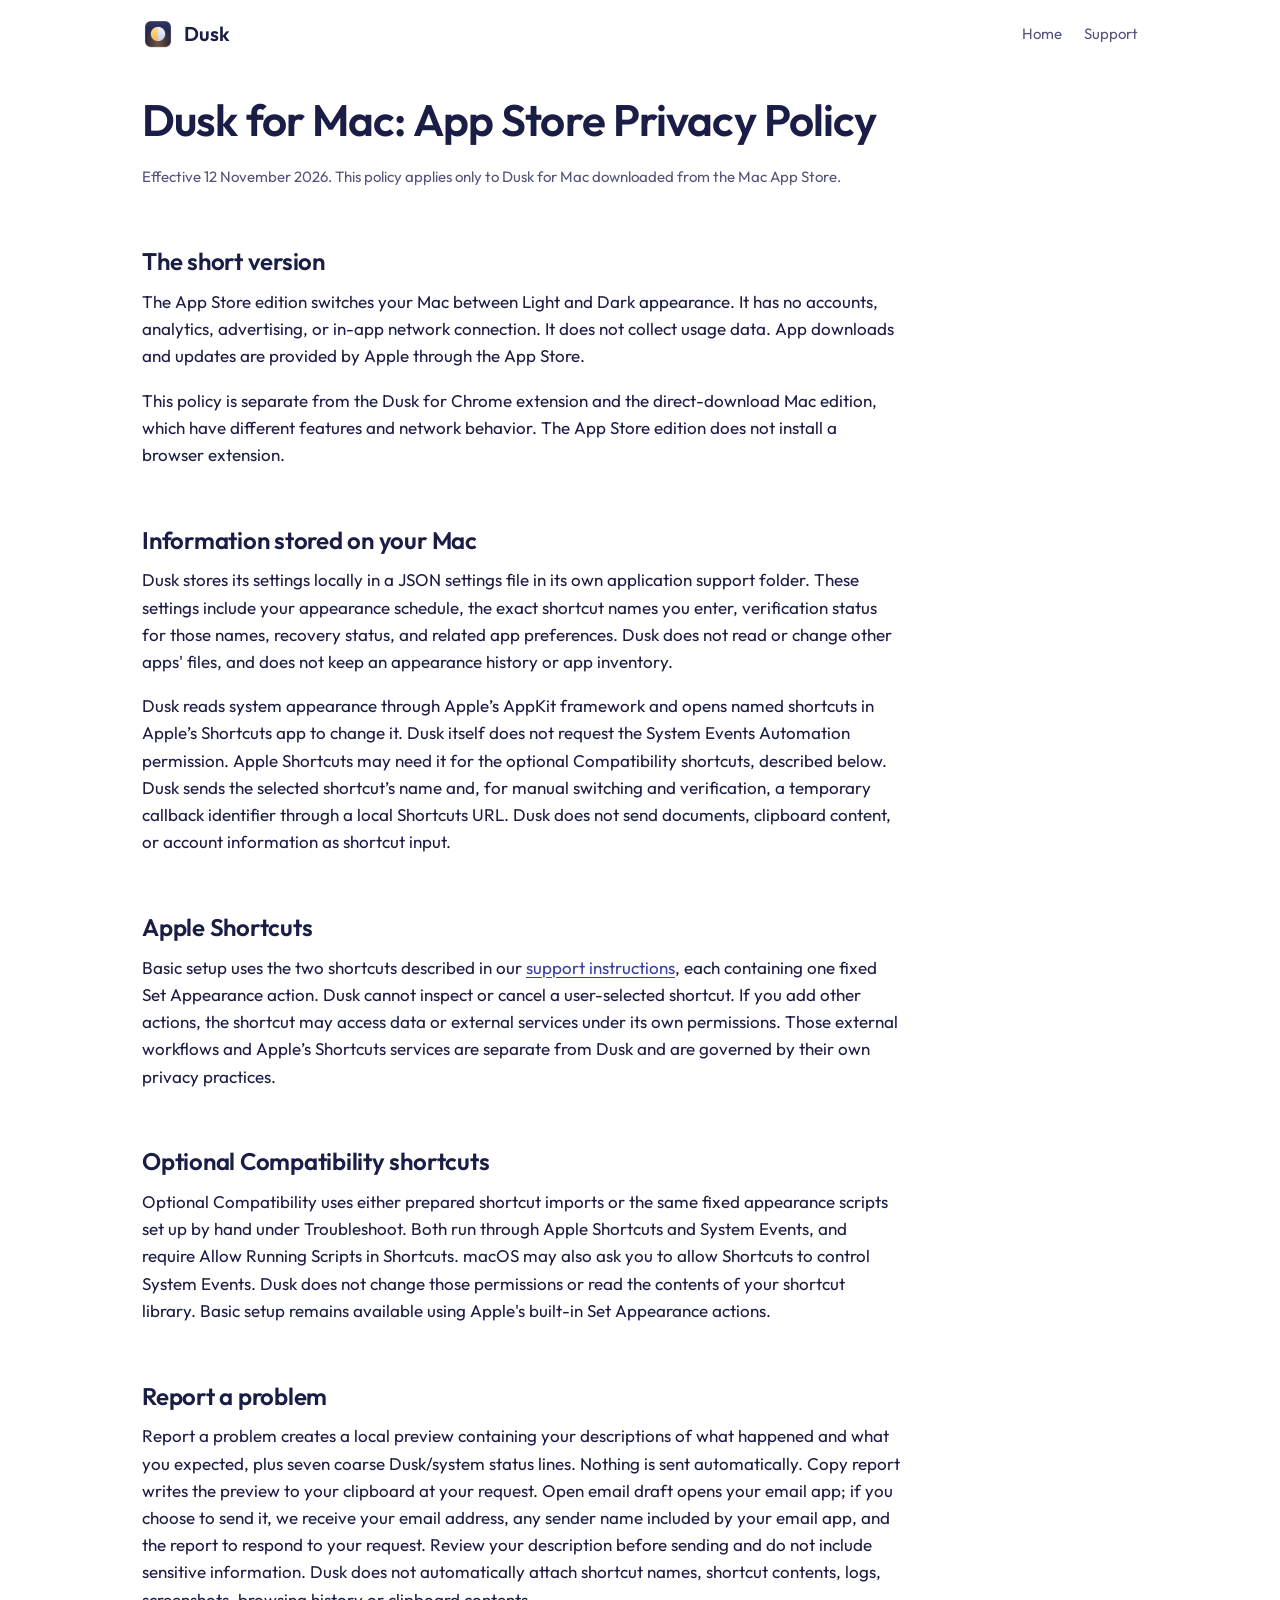
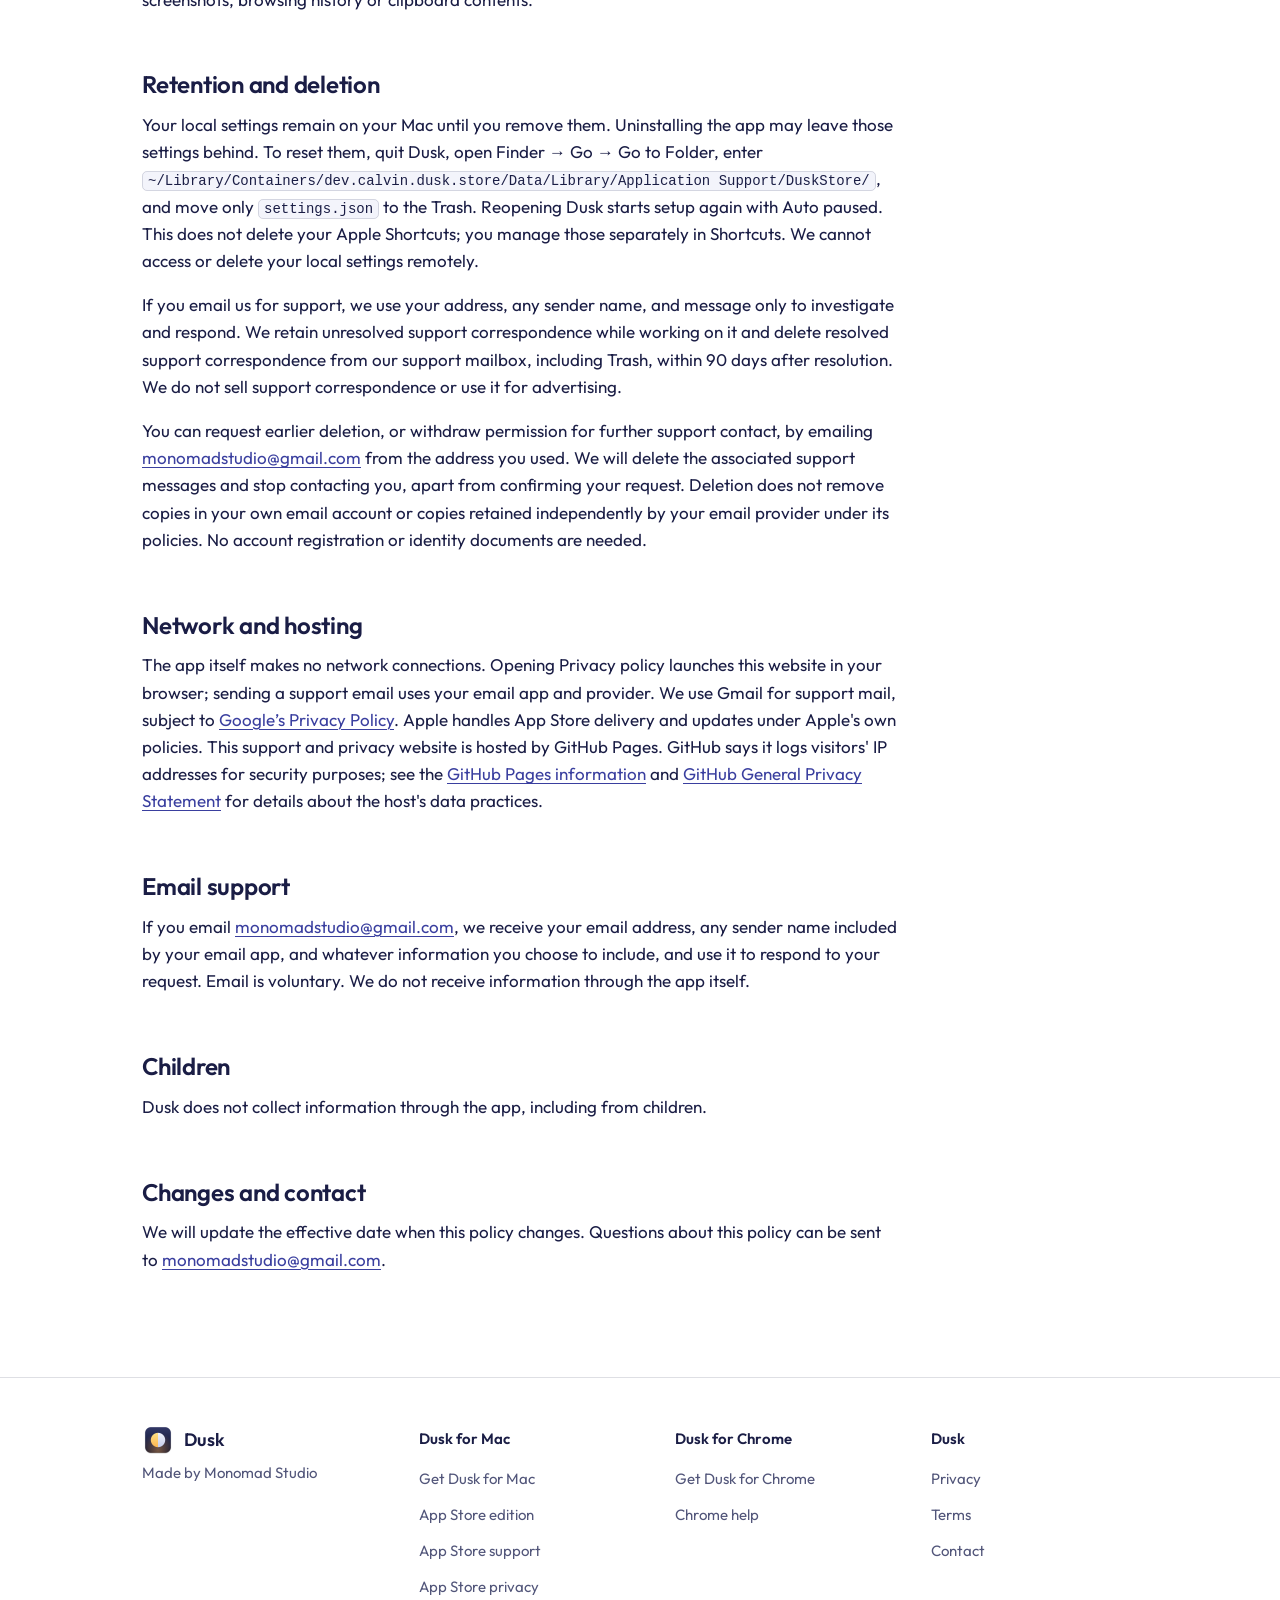
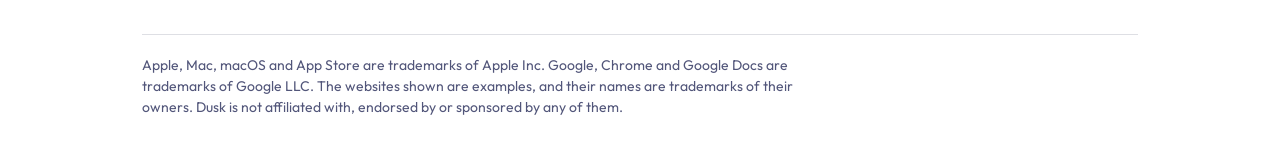
<file: mac-app-store-privacy.html>
<!doctype html>
<html lang="en">
<head>
<meta charset="utf-8">
<meta name="viewport" content="width=device-width, initial-scale=1">
<meta name="color-scheme" content="light dark">
<meta name="theme-color" content="#ffffff" media="(prefers-color-scheme: light)">
<meta name="theme-color" content="#1a1d45" media="(prefers-color-scheme: dark)">
<title>Dusk for Mac: App Store Privacy Policy</title>
<meta name="description" content="Privacy policy for the Dusk for Mac edition from the Mac App Store.">
<link rel="icon" href="img/icon.png">
<link rel="stylesheet" href="style.css">
</head>
<body>
<div class="wrap">
  <header class="top">
    <a class="brand" href="./"><img src="img/icon.png" width="32" height="32" alt="">Dusk</a>
    <nav aria-label="Main navigation"><a href="./">Home</a><a href="mac-app-store-support.html">Support</a></nav>
  </header>
  <main class="doc">
    <h1>Dusk for Mac: App Store Privacy Policy</h1>
    <p><em>Effective 12 November 2026. This policy applies only to Dusk for Mac downloaded from the Mac App Store.</em></p>

    <h2>The short version</h2>
    <p>The App Store edition switches your Mac between Light and Dark appearance. It has no accounts, analytics, advertising, or in-app network connection. It does not collect usage data. App downloads and updates are provided by Apple through the App Store.</p>
    <p>This policy is separate from the Dusk for Chrome extension and the direct-download Mac edition, which have different features and network behavior. The App Store edition does not install a browser extension.</p>

    <h2>Information stored on your Mac</h2>
    <p>Dusk stores its settings locally in a JSON settings file in its own application support folder. These settings include your appearance schedule, the exact shortcut names you enter, verification status for those names, recovery status, and related app preferences. Dusk does not read or change other apps' files, and does not keep an appearance history or app inventory.</p>
    <p>Dusk reads system appearance through Apple’s AppKit framework and opens named shortcuts in Apple’s Shortcuts app to change it. Dusk itself does not request the System Events Automation permission. Apple Shortcuts may need it for the optional Compatibility shortcuts, described below. Dusk sends the selected shortcut’s name and, for manual switching and verification, a temporary callback identifier through a local Shortcuts URL. Dusk does not send documents, clipboard content, or account information as shortcut input.</p>

    <h2>Apple Shortcuts</h2>
    <p>Basic setup uses the two shortcuts described in our <a href="mac-app-store-support.html">support instructions</a>, each containing one fixed Set Appearance action. Dusk cannot inspect or cancel a user-selected shortcut. If you add other actions, the shortcut may access data or external services under its own permissions. Those external workflows and Apple’s Shortcuts services are separate from Dusk and are governed by their own privacy practices.</p>

    <h2>Optional Compatibility shortcuts</h2>
    <p>Optional Compatibility uses either prepared shortcut imports or the same fixed appearance scripts set up by hand under Troubleshoot. Both run through Apple Shortcuts and System Events, and require Allow Running Scripts in Shortcuts. macOS may also ask you to allow Shortcuts to control System Events. Dusk does not change those permissions or read the contents of your shortcut library. Basic setup remains available using Apple's built-in Set Appearance actions.</p>

    <h2>Report a problem</h2>
    <p>Report a problem creates a local preview containing your descriptions of what happened and what you expected, plus seven coarse Dusk/system status lines. Nothing is sent automatically. Copy report writes the preview to your clipboard at your request. Open email draft opens your email app; if you choose to send it, we receive your email address, any sender name included by your email app, and the report to respond to your request. Review your description before sending and do not include sensitive information. Dusk does not automatically attach shortcut names, shortcut contents, logs, screenshots, browsing history or clipboard contents.</p>

    <h2>Retention and deletion</h2>
    <p>Your local settings remain on your Mac until you remove them. Uninstalling the app may leave those settings behind. To reset them, quit Dusk, open Finder → Go → Go to Folder, enter <code>~/Library/Containers/dev.calvin.dusk.store/Data/Library/Application Support/DuskStore/</code>, and move only <code>settings.json</code> to the Trash. Reopening Dusk starts setup again with Auto paused. This does not delete your Apple Shortcuts; you manage those separately in Shortcuts. We cannot access or delete your local settings remotely.</p>
    <p>If you email us for support, we use your address, any sender name, and message only to investigate and respond. We retain unresolved support correspondence while working on it and delete resolved support correspondence from our support mailbox, including Trash, within 90 days after resolution. We do not sell support correspondence or use it for advertising.</p>
    <p>You can request earlier deletion, or withdraw permission for further support contact, by emailing <a href="mailto:monomadstudio@gmail.com">monomadstudio@gmail.com</a> from the address you used. We will delete the associated support messages and stop contacting you, apart from confirming your request. Deletion does not remove copies in your own email account or copies retained independently by your email provider under its policies. No account registration or identity documents are needed.</p>

    <h2>Network and hosting</h2>
    <p>The app itself makes no network connections. Opening Privacy policy launches this website in your browser; sending a support email uses your email app and provider. We use Gmail for support mail, subject to <a href="https://policies.google.com/privacy">Google’s Privacy Policy</a>. Apple handles App Store delivery and updates under Apple's own policies. This support and privacy website is hosted by GitHub Pages. GitHub says it logs visitors' IP addresses for security purposes; see the <a href="https://docs.github.com/en/pages/getting-started-with-github-pages/what-is-github-pages">GitHub Pages information</a> and <a href="https://docs.github.com/en/site-policy/privacy-policies/github-general-privacy-statement">GitHub General Privacy Statement</a> for details about the host's data practices.</p>

    <h2>Email support</h2>
    <p>If you email <a href="mailto:monomadstudio@gmail.com">monomadstudio@gmail.com</a>, we receive your email address, any sender name included by your email app, and whatever information you choose to include, and use it to respond to your request. Email is voluntary. We do not receive information through the app itself.</p>

    <h2>Children</h2>
    <p>Dusk does not collect information through the app, including from children.</p>

    <h2>Changes and contact</h2>
    <p>We will update the effective date when this policy changes. Questions about this policy can be sent to <a href="mailto:monomadstudio@gmail.com">monomadstudio@gmail.com</a>.</p>
  </main>
</div>
<footer class="site-footer">
  <div class="wrap">
    <nav class="foot-grid" aria-label="Footer">
      <div>
        <a class="brand" href="./"><img src="img/icon.png" width="32" height="32" alt="">Dusk</a>
        <p class="foot-made">Made by Monomad Studio</p>
      </div>
      <div>
        <p class="foot-title" id="foot-mac">Dusk for Mac</p>
        <ul aria-labelledby="foot-mac">
          <li><a href="./#mac">Get Dusk for Mac</a></li>
          <li><a href="mac-app-store.html">App Store edition</a></li>
          <li><a href="mac-app-store-support.html">App Store support</a></li>
          <li><a href="mac-app-store-privacy.html">App Store privacy</a></li>
        </ul>
      </div>
      <div>
        <p class="foot-title" id="foot-chrome">Dusk for Chrome</p>
        <ul aria-labelledby="foot-chrome">
          <li><a href="chrome.html">Get Dusk for Chrome</a></li>
          <li><a href="chrome-help.html">Chrome help</a></li>
        </ul>
      </div>
      <div>
        <p class="foot-title" id="foot-dusk">Dusk</p>
        <ul aria-labelledby="foot-dusk">
          <li><a href="privacy.html">Privacy</a></li>
          <li><a href="terms.html">Terms</a></li>
          <li><a href="chrome-help.html#contact">Contact</a></li>
        </ul>
      </div>
    </nav>
    <p class="foot-legal">Apple, Mac, macOS and App Store are trademarks of Apple Inc. Google, Chrome and Google Docs are trademarks of Google LLC. The websites shown are examples, and their names are trademarks of their owners. Dusk is not affiliated with, endorsed by or sponsored by any of them.</p>
  </div>
</footer>
</body>
</html>
</file>
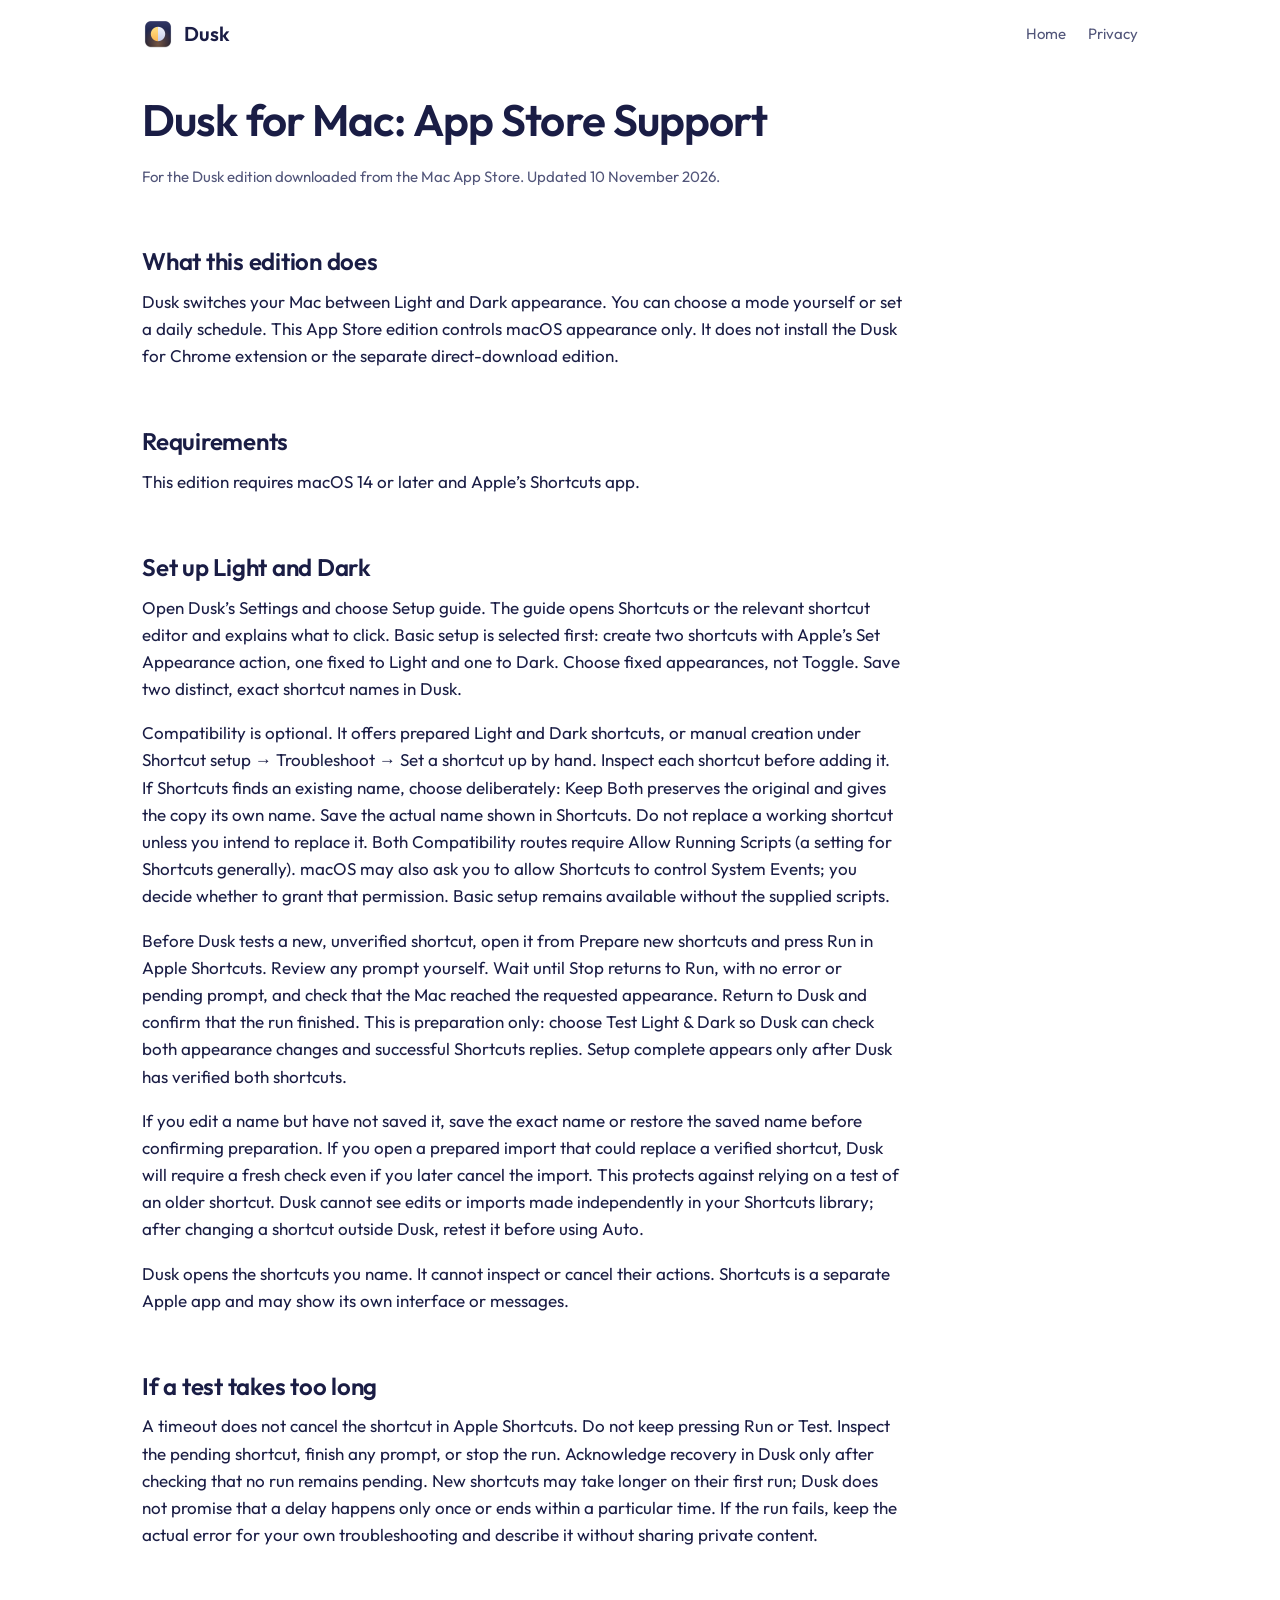
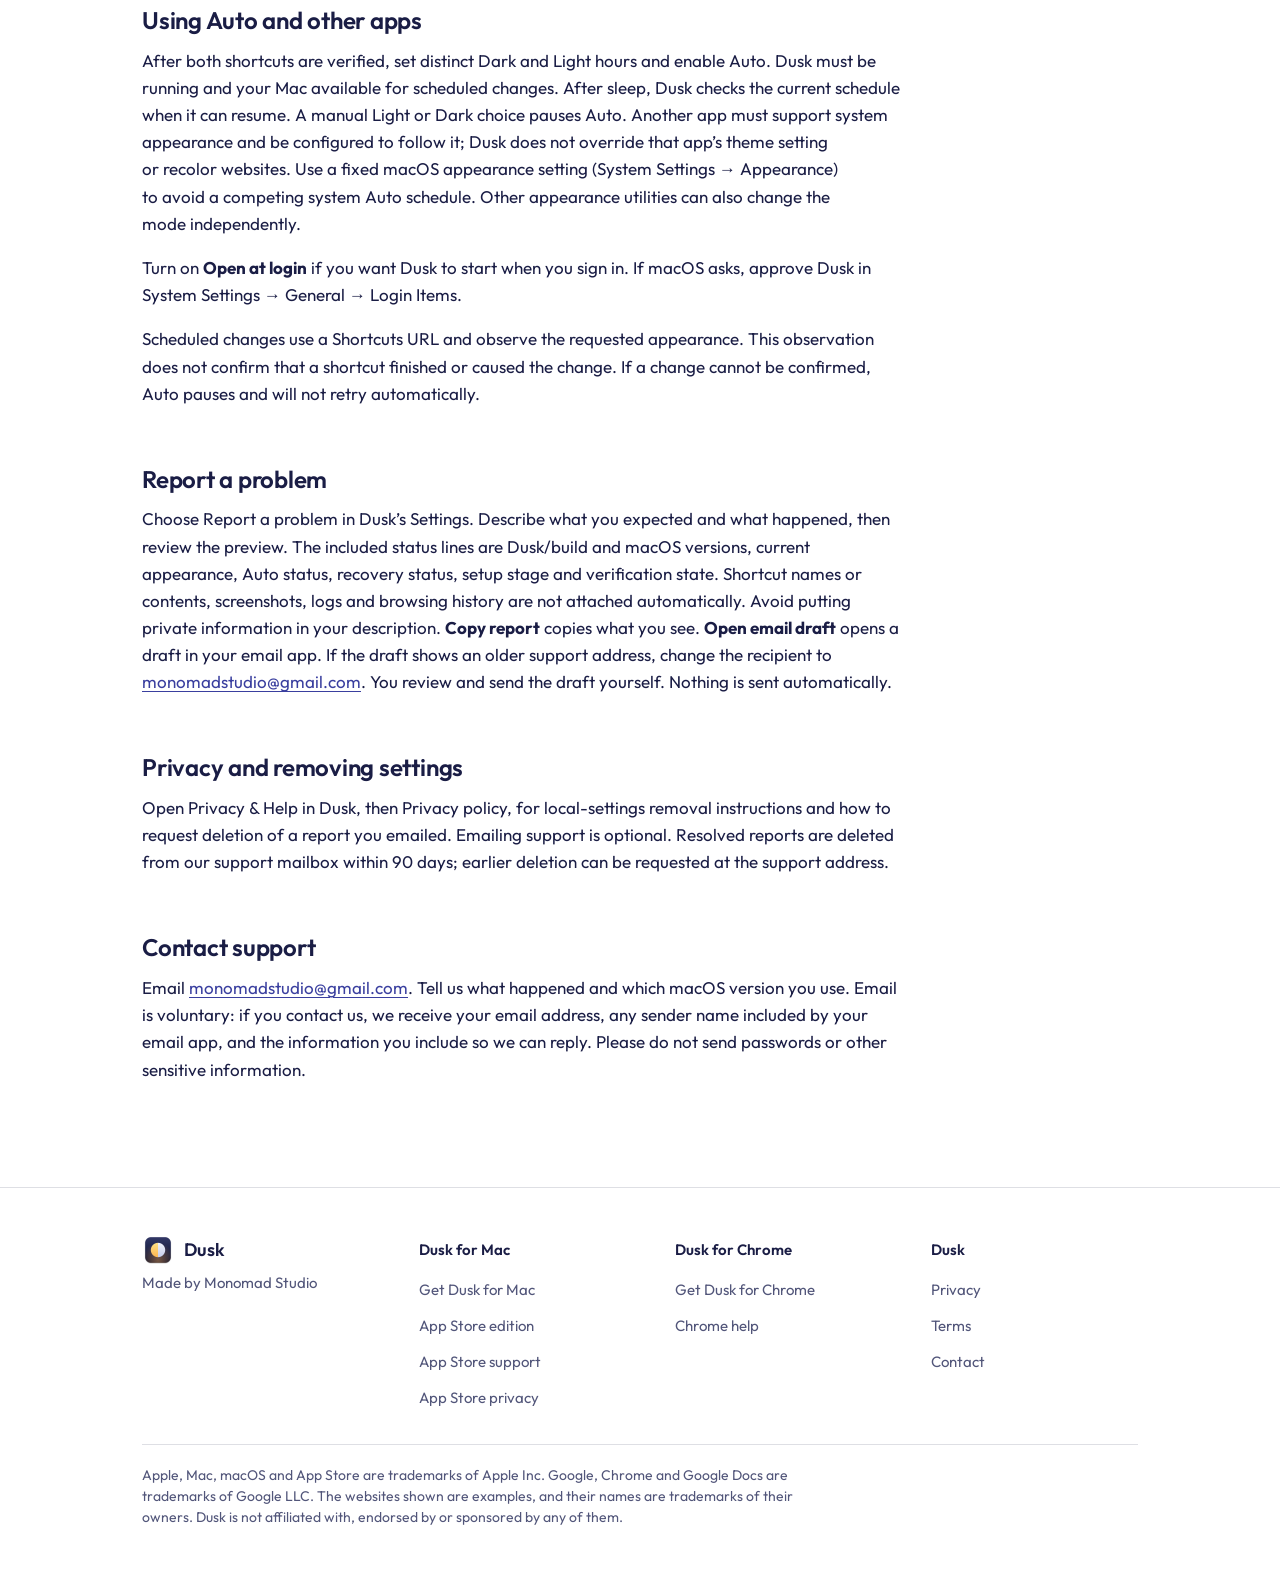
<file: mac-app-store-support.html>
<!doctype html>
<html lang="en">
<head>
<meta charset="utf-8">
<meta name="viewport" content="width=device-width, initial-scale=1">
<meta name="color-scheme" content="light dark">
<meta name="theme-color" content="#ffffff" media="(prefers-color-scheme: light)">
<meta name="theme-color" content="#1a1d45" media="(prefers-color-scheme: dark)">
<title>Dusk for Mac: App Store Support</title>
<meta name="description" content="Support and troubleshooting for Dusk for Mac from the Mac App Store.">
<link rel="icon" href="img/icon.png">
<link rel="stylesheet" href="style.css">
</head>
<body>
<div class="wrap">
  <header class="top">
    <a class="brand" href="./"><img src="img/icon.png" width="32" height="32" alt="">Dusk</a>
    <nav aria-label="Main navigation"><a href="./">Home</a><a href="mac-app-store-privacy.html">Privacy</a></nav>
  </header>
  <main class="doc">
    <h1>Dusk for Mac: App Store Support</h1>
    <p><em>For the Dusk edition downloaded from the Mac App Store. Updated 10 November 2026.</em></p>

    <h2>What this edition does</h2>
    <p>Dusk switches your Mac between Light and Dark appearance. You can choose a mode yourself or set a daily schedule. This App Store edition controls macOS appearance only. It does not install the Dusk for Chrome extension or the separate direct-download edition.</p>

    <h2>Requirements</h2>
    <p>This edition requires macOS 14 or later and Apple’s Shortcuts app.</p>

    <h2>Set up Light and Dark</h2>
    <p>Open Dusk’s Settings and choose Setup guide. The guide opens Shortcuts or the relevant shortcut editor and explains what to click. Basic setup is selected first: create two shortcuts with Apple’s Set Appearance action, one fixed to Light and one to Dark. Choose fixed appearances, not Toggle. Save two distinct, exact shortcut names in Dusk.</p>
    <p>Compatibility is optional. It offers prepared Light and Dark shortcuts, or manual creation under Shortcut setup → Troubleshoot → Set a shortcut up by hand. Inspect each shortcut before adding it. If Shortcuts finds an existing name, choose deliberately: Keep Both preserves the original and gives the copy its own name. Save the actual name shown in Shortcuts. Do not replace a working shortcut unless you intend to replace it. Both Compatibility routes require Allow Running Scripts (a setting for Shortcuts generally). macOS may also ask you to allow Shortcuts to control System Events; you decide whether to grant that permission. Basic setup remains available without the supplied scripts.</p>
    <p>Before Dusk tests a new, unverified shortcut, open it from Prepare new shortcuts and press Run in Apple Shortcuts. Review any prompt yourself. Wait until Stop returns to Run, with no error or pending prompt, and check that the Mac reached the requested appearance. Return to Dusk and confirm that the run finished. This is preparation only: choose Test Light &amp; Dark so Dusk can check both appearance changes and successful Shortcuts replies. Setup complete appears only after Dusk has verified both shortcuts.</p>
    <p>If you edit a name but have not saved it, save the exact name or restore the saved name before confirming preparation. If you open a prepared import that could replace a verified shortcut, Dusk will require a fresh check even if you later cancel the import. This protects against relying on a test of an older shortcut. Dusk cannot see edits or imports made independently in your Shortcuts library; after changing a shortcut outside Dusk, retest it before using Auto.</p>
    <p>Dusk opens the shortcuts you name. It cannot inspect or cancel their actions. Shortcuts is a separate Apple app and may show its own interface or messages.</p>

    <h2>If a test takes too long</h2>
    <p>A timeout does not cancel the shortcut in Apple Shortcuts. Do not keep pressing Run or Test. Inspect the pending shortcut, finish any prompt, or stop the run. Acknowledge recovery in Dusk only after checking that no run remains pending. New shortcuts may take longer on their first run; Dusk does not promise that a delay happens only once or ends within a particular time. If the run fails, keep the actual error for your own troubleshooting and describe it without sharing private content.</p>

    <h2>Using Auto and other apps</h2>
    <p>After both shortcuts are verified, set distinct Dark and Light hours and enable Auto. Dusk must be running and your Mac available for scheduled changes. After sleep, Dusk checks the current schedule when it can resume. A manual Light or Dark choice pauses Auto. Another app must support system appearance and be configured to follow it; Dusk does not override that app’s theme setting or recolor websites. Use a fixed macOS appearance setting (System Settings → Appearance) to avoid a competing system Auto schedule. Other appearance utilities can also change the mode independently.</p>
    <p>Turn on <strong>Open at login</strong> if you want Dusk to start when you sign in. If macOS asks, approve Dusk in System Settings → General → Login Items.</p>
    <p>Scheduled changes use a Shortcuts URL and observe the requested appearance. This observation does not confirm that a shortcut finished or caused the change. If a change cannot be confirmed, Auto pauses and will not retry automatically.</p>

    <h2>Report a problem</h2>
    <p>Choose Report a problem in Dusk’s Settings. Describe what you expected and what happened, then review the preview. The included status lines are Dusk/build and macOS versions, current appearance, Auto status, recovery status, setup stage and verification state. Shortcut names or contents, screenshots, logs and browsing history are not attached automatically. Avoid putting private information in your description. <strong>Copy report</strong> copies what you see. <strong>Open email draft</strong> opens a draft in your email app. If the draft shows an older support address, change the recipient to <a href="mailto:monomadstudio@gmail.com">monomadstudio@gmail.com</a>. You review and send the draft yourself. Nothing is sent automatically.</p>

    <h2>Privacy and removing settings</h2>
    <p>Open Privacy &amp; Help in Dusk, then Privacy policy, for local-settings removal instructions and how to request deletion of a report you emailed. Emailing support is optional. Resolved reports are deleted from our support mailbox within 90 days; earlier deletion can be requested at the support address.</p>

    <h2>Contact support</h2>
    <p>Email <a href="mailto:monomadstudio@gmail.com">monomadstudio@gmail.com</a>. Tell us what happened and which macOS version you use. Email is voluntary: if you contact us, we receive your email address, any sender name included by your email app, and the information you include so we can reply. Please do not send passwords or other sensitive information.</p>
  </main>
</div>
<footer class="site-footer">
  <div class="wrap">
    <nav class="foot-grid" aria-label="Footer">
      <div>
        <a class="brand" href="./"><img src="img/icon.png" width="32" height="32" alt="">Dusk</a>
        <p class="foot-made">Made by Monomad Studio</p>
      </div>
      <div>
        <p class="foot-title" id="foot-mac">Dusk for Mac</p>
        <ul aria-labelledby="foot-mac">
          <li><a href="./#mac">Get Dusk for Mac</a></li>
          <li><a href="mac-app-store.html">App Store edition</a></li>
          <li><a href="mac-app-store-support.html">App Store support</a></li>
          <li><a href="mac-app-store-privacy.html">App Store privacy</a></li>
        </ul>
      </div>
      <div>
        <p class="foot-title" id="foot-chrome">Dusk for Chrome</p>
        <ul aria-labelledby="foot-chrome">
          <li><a href="chrome.html">Get Dusk for Chrome</a></li>
          <li><a href="chrome-help.html">Chrome help</a></li>
        </ul>
      </div>
      <div>
        <p class="foot-title" id="foot-dusk">Dusk</p>
        <ul aria-labelledby="foot-dusk">
          <li><a href="privacy.html">Privacy</a></li>
          <li><a href="terms.html">Terms</a></li>
          <li><a href="chrome-help.html#contact">Contact</a></li>
        </ul>
      </div>
    </nav>
    <p class="foot-legal">Apple, Mac, macOS and App Store are trademarks of Apple Inc. Google, Chrome and Google Docs are trademarks of Google LLC. The websites shown are examples, and their names are trademarks of their owners. Dusk is not affiliated with, endorsed by or sponsored by any of them.</p>
  </div>
</footer>
</body>
</html>
</file>
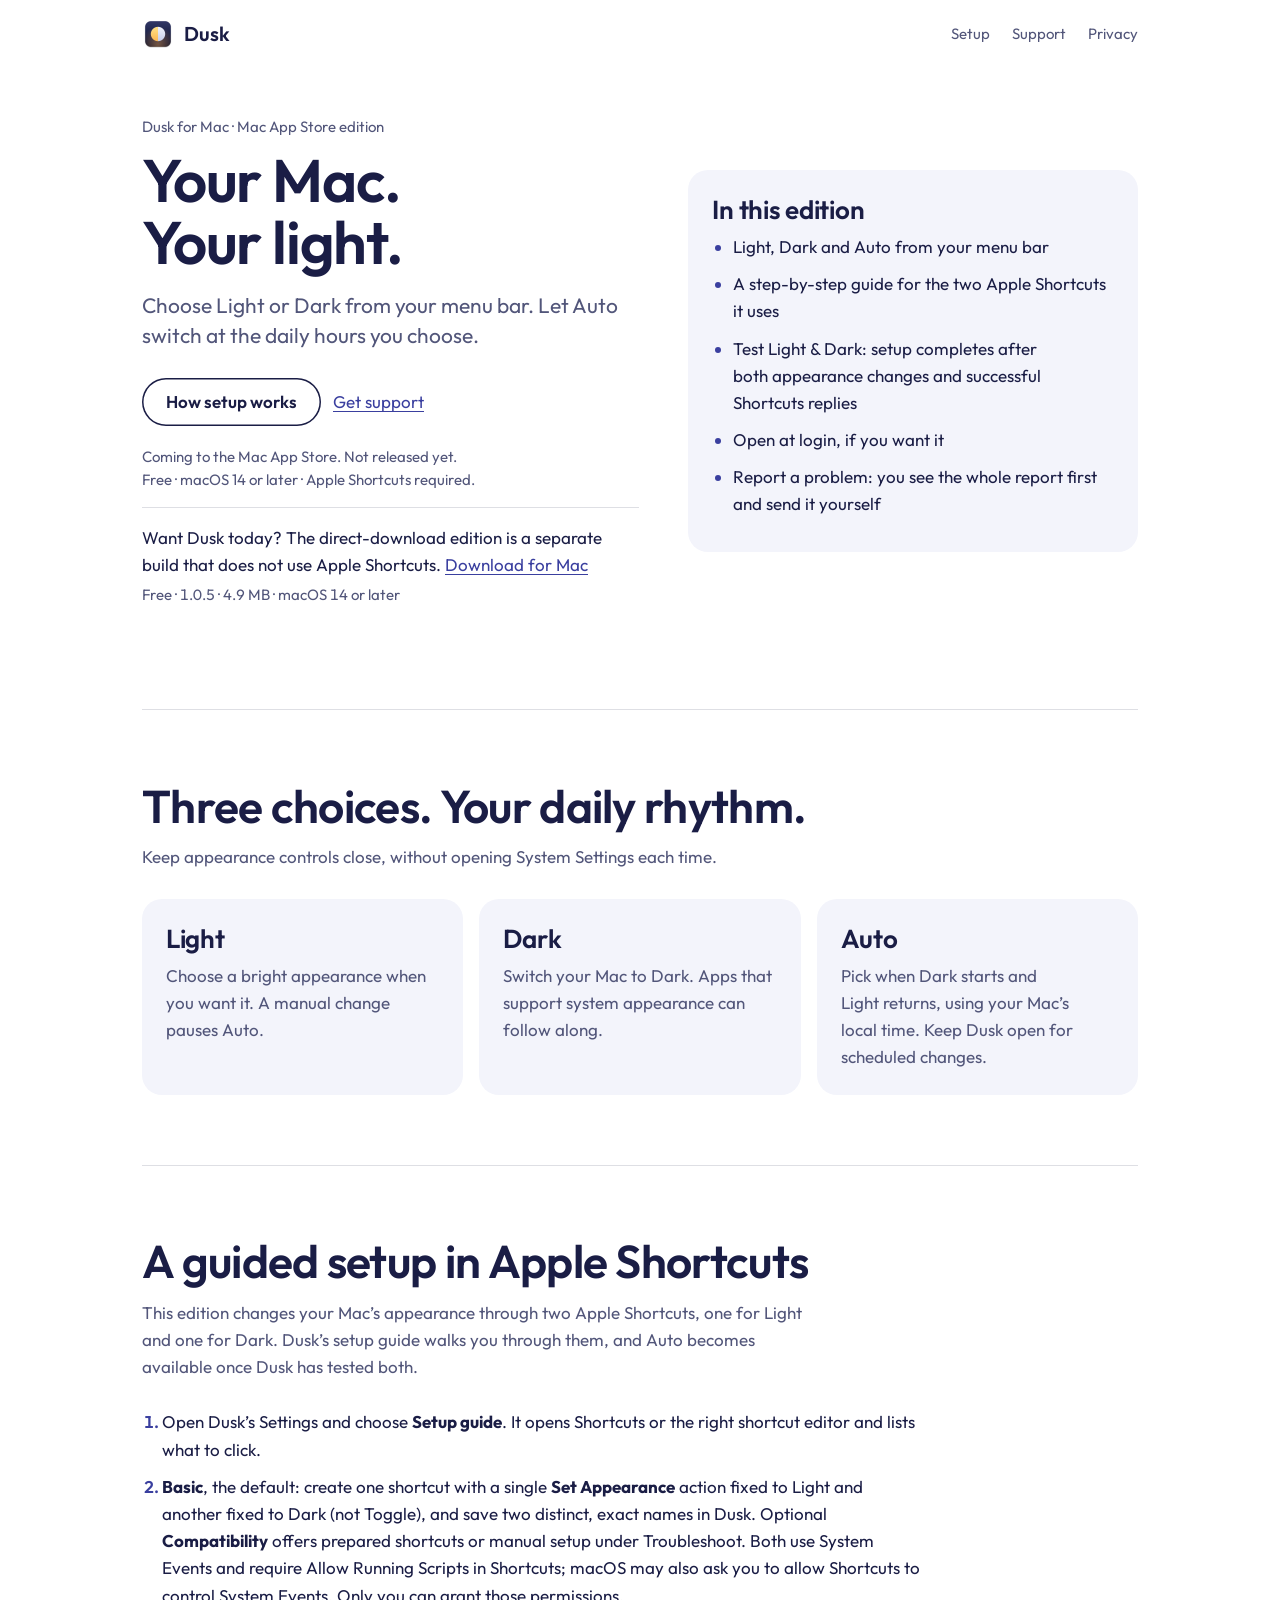
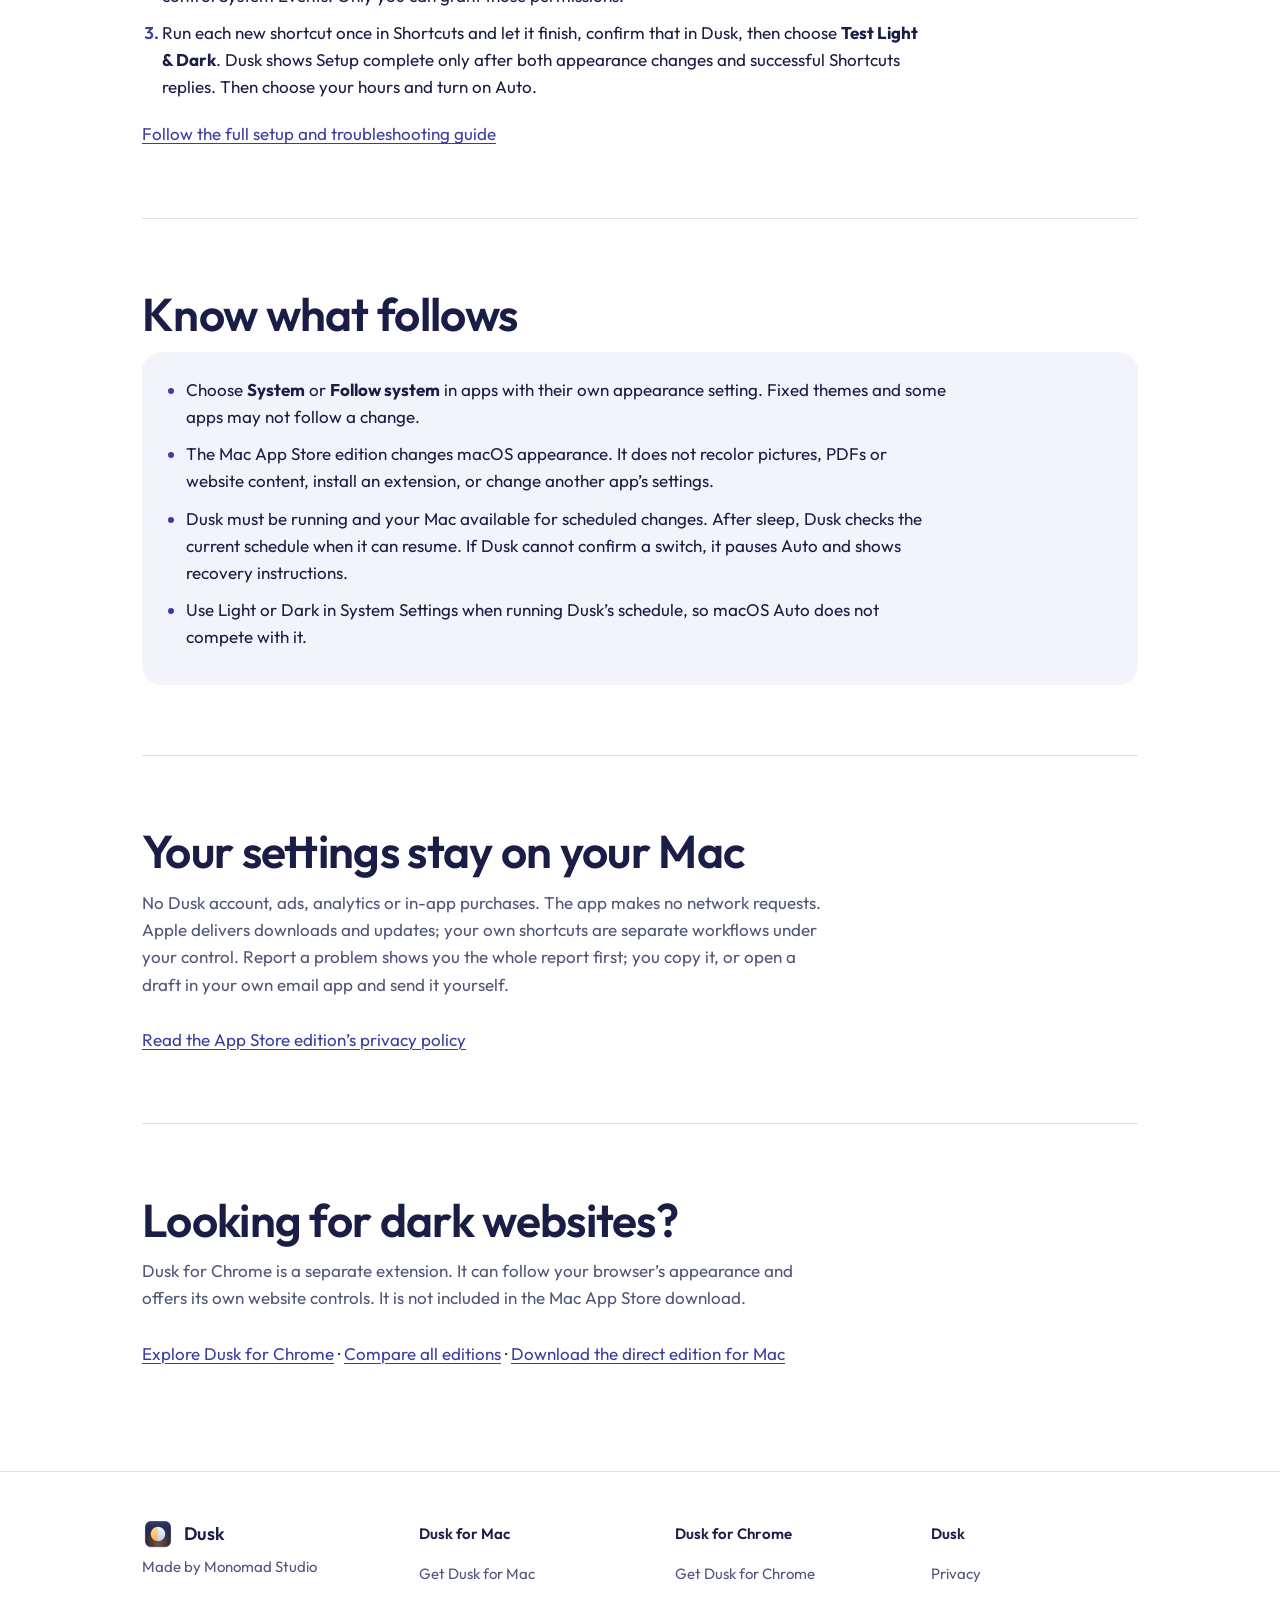
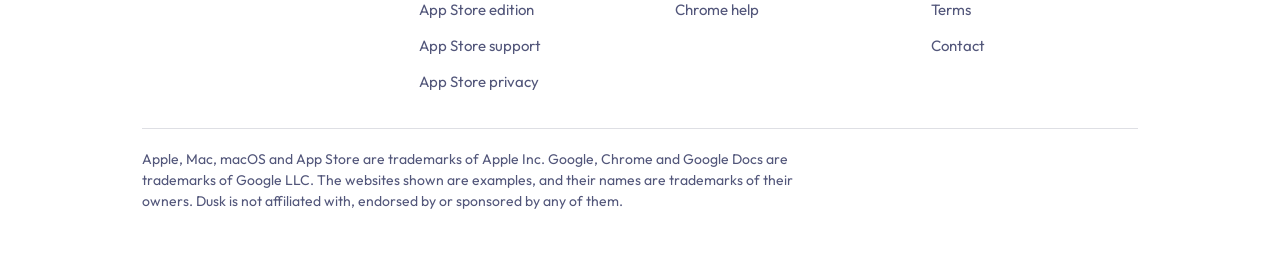
<file: mac-app-store.html>
<!doctype html>
<html lang="en">
<head>
<meta charset="utf-8">
<meta name="viewport" content="width=device-width, initial-scale=1">
<meta name="color-scheme" content="light dark">
<meta name="theme-color" content="#ffffff" media="(prefers-color-scheme: light)">
<meta name="theme-color" content="#1a1d45" media="(prefers-color-scheme: dark)">
<title>Dusk for Mac: Light, Dark and Auto</title>
<meta name="description" content="Switch your Mac between Light and Dark from the menu bar, or choose your own daily hours. Learn about Dusk’s Mac App Store edition and its Apple Shortcuts setup.">
<link rel="icon" href="img/icon.png">
<link rel="stylesheet" href="style.css">
</head>
<body>
<div class="wrap">
  <header class="top">
    <a class="brand" href="./"><img src="img/icon.png" width="32" height="32" alt="">Dusk</a>
    <nav aria-label="Main navigation"><a href="#setup">Setup</a><a href="mac-app-store-support.html">Support</a><a href="mac-app-store-privacy.html">Privacy</a></nav>
  </header>
  <main>
    <div class="hero">
      <div>
        <p class="note">Dusk for Mac · Mac App Store edition</p>
        <h1>Your Mac.<br>Your light.</h1>
        <p class="lede">Choose Light or Dark from your menu bar. Let Auto switch at the daily hours you choose.</p>
        <div class="cta">
          <a class="btn ghost" href="#setup">How setup works</a>
          <a href="mac-app-store-support.html">Get support</a>
        </div>
        <p class="note">Coming to the Mac App Store. Not released yet.<br>Free · macOS 14 or later · Apple Shortcuts required.</p>
        <div class="now">
          <p>Want Dusk today? The direct-download edition is a separate build that does not use Apple Shortcuts. <a href="https://github.com/calvinkim85/dusk-site/releases/download/v1.0.5/Dusk-1.0.5.dmg">Download for Mac</a></p>
          <p class="facts" data-facts="mac">Free · 1.0.5 · 4.9 MB · macOS 14 or later</p>
        </div>
      </div>
      <div class="card">
        <h2 class="card-title">In this edition</h2>
        <ul class="plain">
          <li>Light, Dark and Auto from your menu bar</li>
          <li>A step-by-step guide for the two Apple Shortcuts it uses</li>
          <li>Test Light &amp; Dark: setup completes after both appearance changes and successful Shortcuts replies</li>
          <li>Open at login, if you want it</li>
          <li>Report a problem: you see the whole report first and send it yourself</li>
        </ul>
      </div>
    </div>
    <section aria-labelledby="modes">
      <h2 id="modes">Three choices. Your daily rhythm.</h2>
      <p class="sub">Keep appearance controls close, without opening System Settings each time.</p>
      <div class="grid">
        <div class="card"><h3>Light</h3><p>Choose a bright appearance when you want it. A manual change pauses Auto.</p></div>
        <div class="card"><h3>Dark</h3><p>Switch your Mac to Dark. Apps that support system appearance can follow along.</p></div>
        <div class="card"><h3>Auto</h3><p>Pick when Dark starts and Light returns, using your Mac’s local time. Keep Dusk open for scheduled changes.</p></div>
      </div>
    </section>
    <section id="setup" aria-labelledby="setup-title">
      <h2 id="setup-title">A guided setup in Apple Shortcuts</h2>
      <p class="sub">This edition changes your Mac’s appearance through two Apple Shortcuts, one for Light and one for Dark. Dusk’s setup guide walks you through them, and Auto becomes available once Dusk has tested both.</p>
      <ol class="plain">
        <li>Open Dusk’s Settings and choose <strong>Setup guide</strong>. It opens Shortcuts or the right shortcut editor and lists what to click.</li>
        <li><strong>Basic</strong>, the default: create one shortcut with a single <strong>Set Appearance</strong> action fixed to Light and another fixed to Dark (not Toggle), and save two distinct, exact names in Dusk. Optional <strong>Compatibility</strong> offers prepared shortcuts or manual setup under Troubleshoot. Both use System Events and require Allow Running Scripts in Shortcuts; macOS may also ask you to allow Shortcuts to control System Events. Only you can grant those permissions.</li>
        <li>Run each new shortcut once in Shortcuts and let it finish, confirm that in Dusk, then choose <strong>Test Light &amp; Dark</strong>. Dusk shows Setup complete only after both appearance changes and successful Shortcuts replies. Then choose your hours and turn on Auto.</li>
      </ol>
      <p class="more"><a href="mac-app-store-support.html">Follow the full setup and troubleshooting guide</a></p>
    </section>
    <section aria-labelledby="expect">
      <h2 id="expect">Know what follows</h2>
      <div class="honest">
        <ul class="plain">
          <li>Choose <strong>System</strong> or <strong>Follow system</strong> in apps with their own appearance setting. Fixed themes and some apps may not follow a change.</li>
          <li>The Mac App Store edition changes macOS appearance. It does not recolor pictures, PDFs or website content, install an extension, or change another app’s settings.</li>
          <li>Dusk must be running and your Mac available for scheduled changes. After sleep, Dusk checks the current schedule when it can resume. If Dusk cannot confirm a switch, it pauses Auto and shows recovery instructions.</li>
          <li>Use Light or Dark in System Settings when running Dusk’s schedule, so macOS Auto does not compete with it.</li>
        </ul>
      </div>
    </section>
    <section aria-labelledby="private">
      <h2 id="private">Your settings stay on your Mac</h2>
      <p class="sub">No Dusk account, ads, analytics or in-app purchases. The app makes no network requests. Apple delivers downloads and updates; your own shortcuts are separate workflows under your control. Report a problem shows you the whole report first; you copy it, or open a draft in your own email app and send it yourself.</p>
      <p class="more"><a href="mac-app-store-privacy.html">Read the App Store edition’s privacy policy</a></p>
    </section>
    <section aria-labelledby="web">
      <h2 id="web">Looking for dark websites?</h2>
      <p class="sub">Dusk for Chrome is a separate extension. It can follow your browser’s appearance and offers its own website controls. It is not included in the Mac App Store download.</p>
      <p class="more"><a href="https://chromewebstore.google.com/detail/gbbmlagopacnaolgpffnemcipoieheba">Explore Dusk for Chrome</a><span class="sep" aria-hidden="true"> · </span><a href="./#editions">Compare all editions</a><span class="sep" aria-hidden="true"> · </span><a href="https://github.com/calvinkim85/dusk-site/releases/download/v1.0.5/Dusk-1.0.5.dmg">Download the direct edition for Mac</a></p>
    </section>
  </main>
</div>
<footer class="site-footer">
  <div class="wrap">
    <nav class="foot-grid" aria-label="Footer">
      <div>
        <a class="brand" href="./"><img src="img/icon.png" width="32" height="32" alt="">Dusk</a>
        <p class="foot-made">Made by Monomad Studio</p>
      </div>
      <div>
        <p class="foot-title" id="foot-mac">Dusk for Mac</p>
        <ul aria-labelledby="foot-mac">
          <li><a href="./#mac">Get Dusk for Mac</a></li>
          <li><a href="mac-app-store.html">App Store edition</a></li>
          <li><a href="mac-app-store-support.html">App Store support</a></li>
          <li><a href="mac-app-store-privacy.html">App Store privacy</a></li>
        </ul>
      </div>
      <div>
        <p class="foot-title" id="foot-chrome">Dusk for Chrome</p>
        <ul aria-labelledby="foot-chrome">
          <li><a href="chrome.html">Get Dusk for Chrome</a></li>
          <li><a href="chrome-help.html">Chrome help</a></li>
        </ul>
      </div>
      <div>
        <p class="foot-title" id="foot-dusk">Dusk</p>
        <ul aria-labelledby="foot-dusk">
          <li><a href="privacy.html">Privacy</a></li>
          <li><a href="terms.html">Terms</a></li>
          <li><a href="chrome-help.html#contact">Contact</a></li>
        </ul>
      </div>
    </nav>
    <p class="foot-legal">Apple, Mac, macOS and App Store are trademarks of Apple Inc. Google, Chrome and Google Docs are trademarks of Google LLC. The websites shown are examples, and their names are trademarks of their owners. Dusk is not affiliated with, endorsed by or sponsored by any of them.</p>
  </div>
</footer>
</body>
</html>
</file>
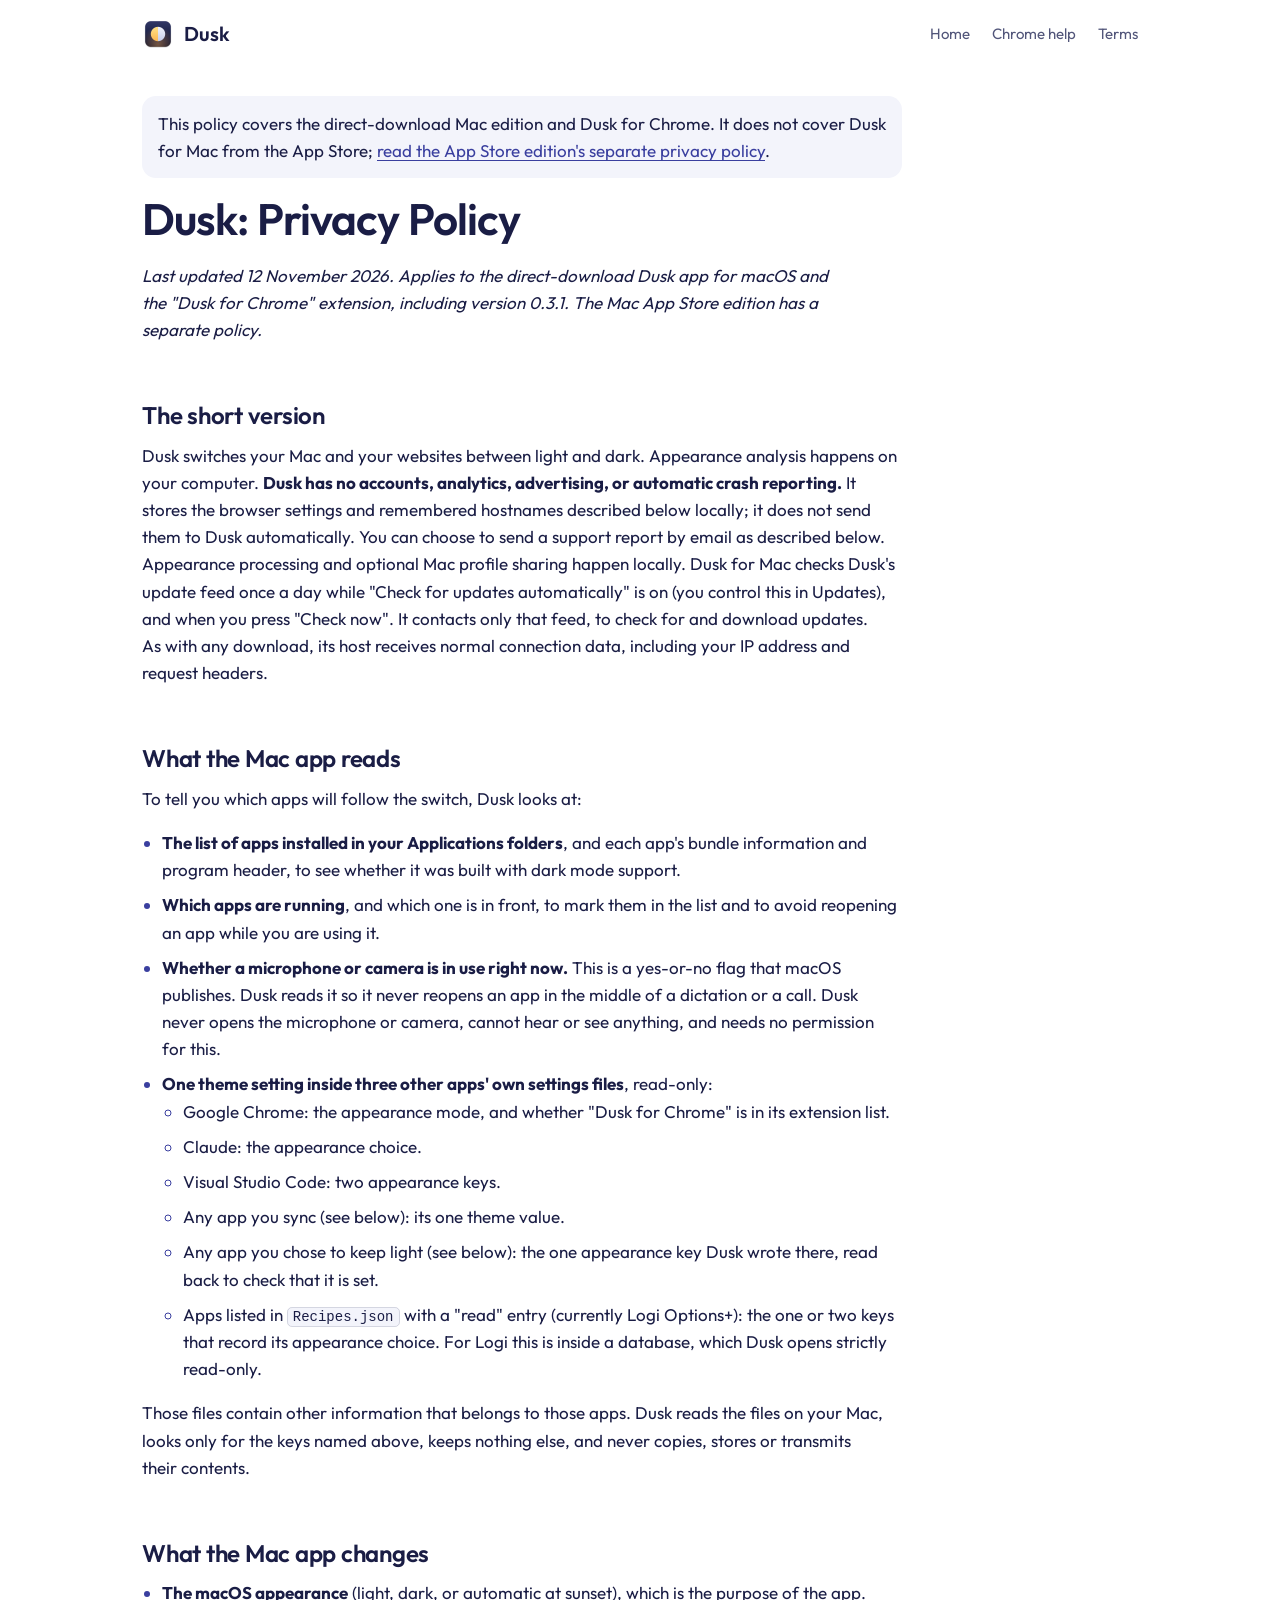
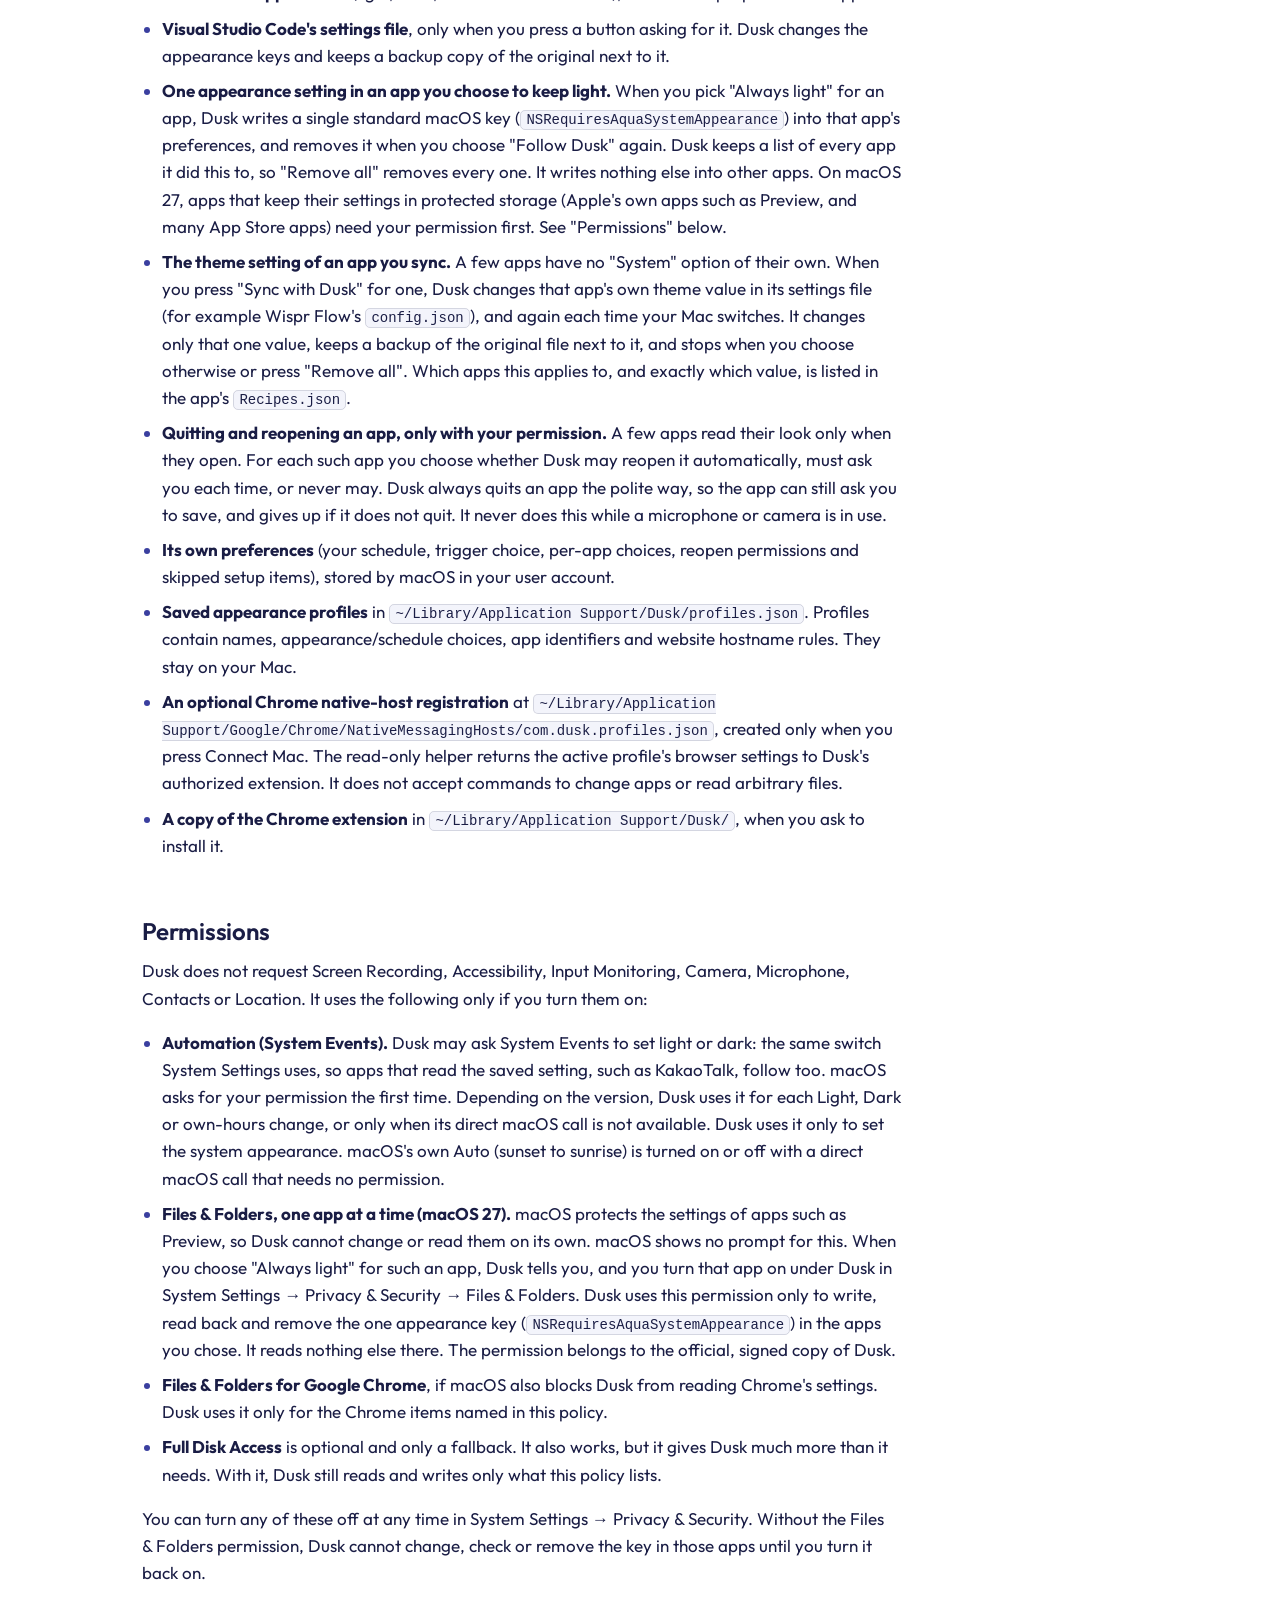
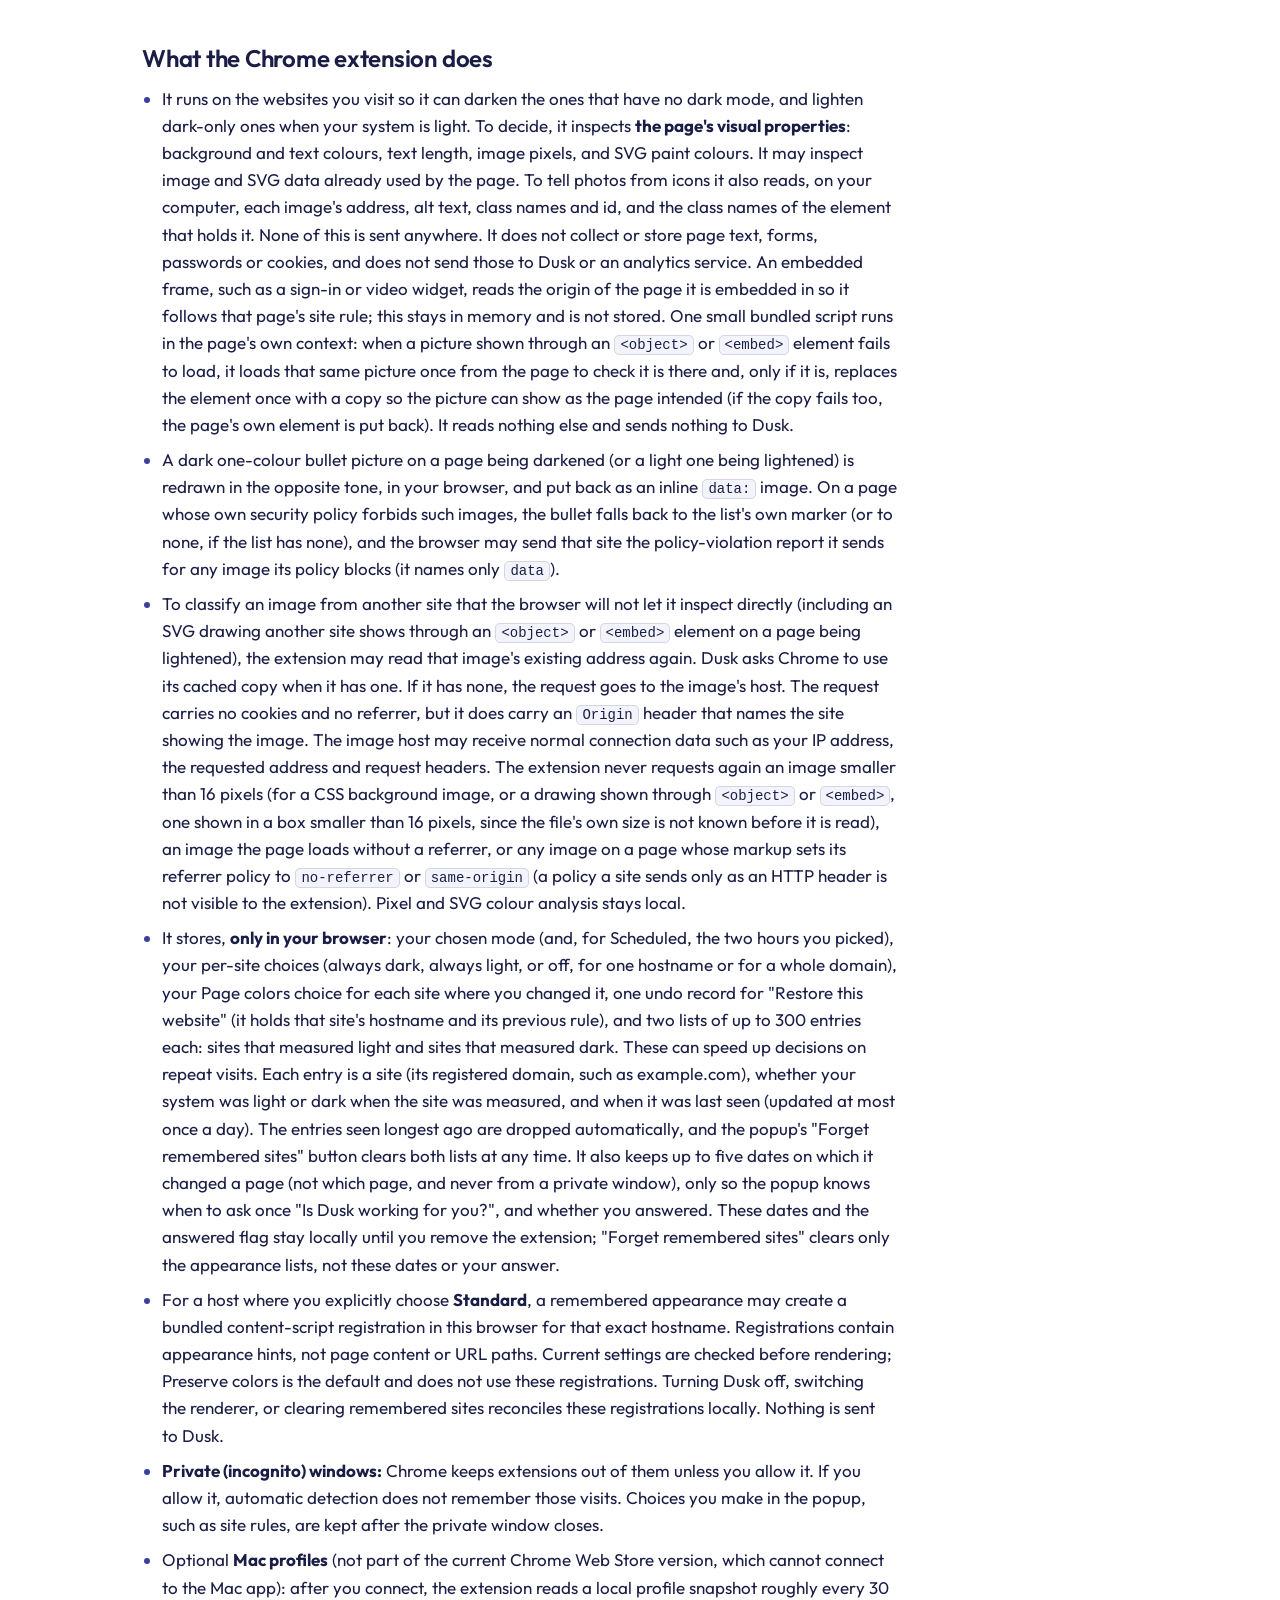
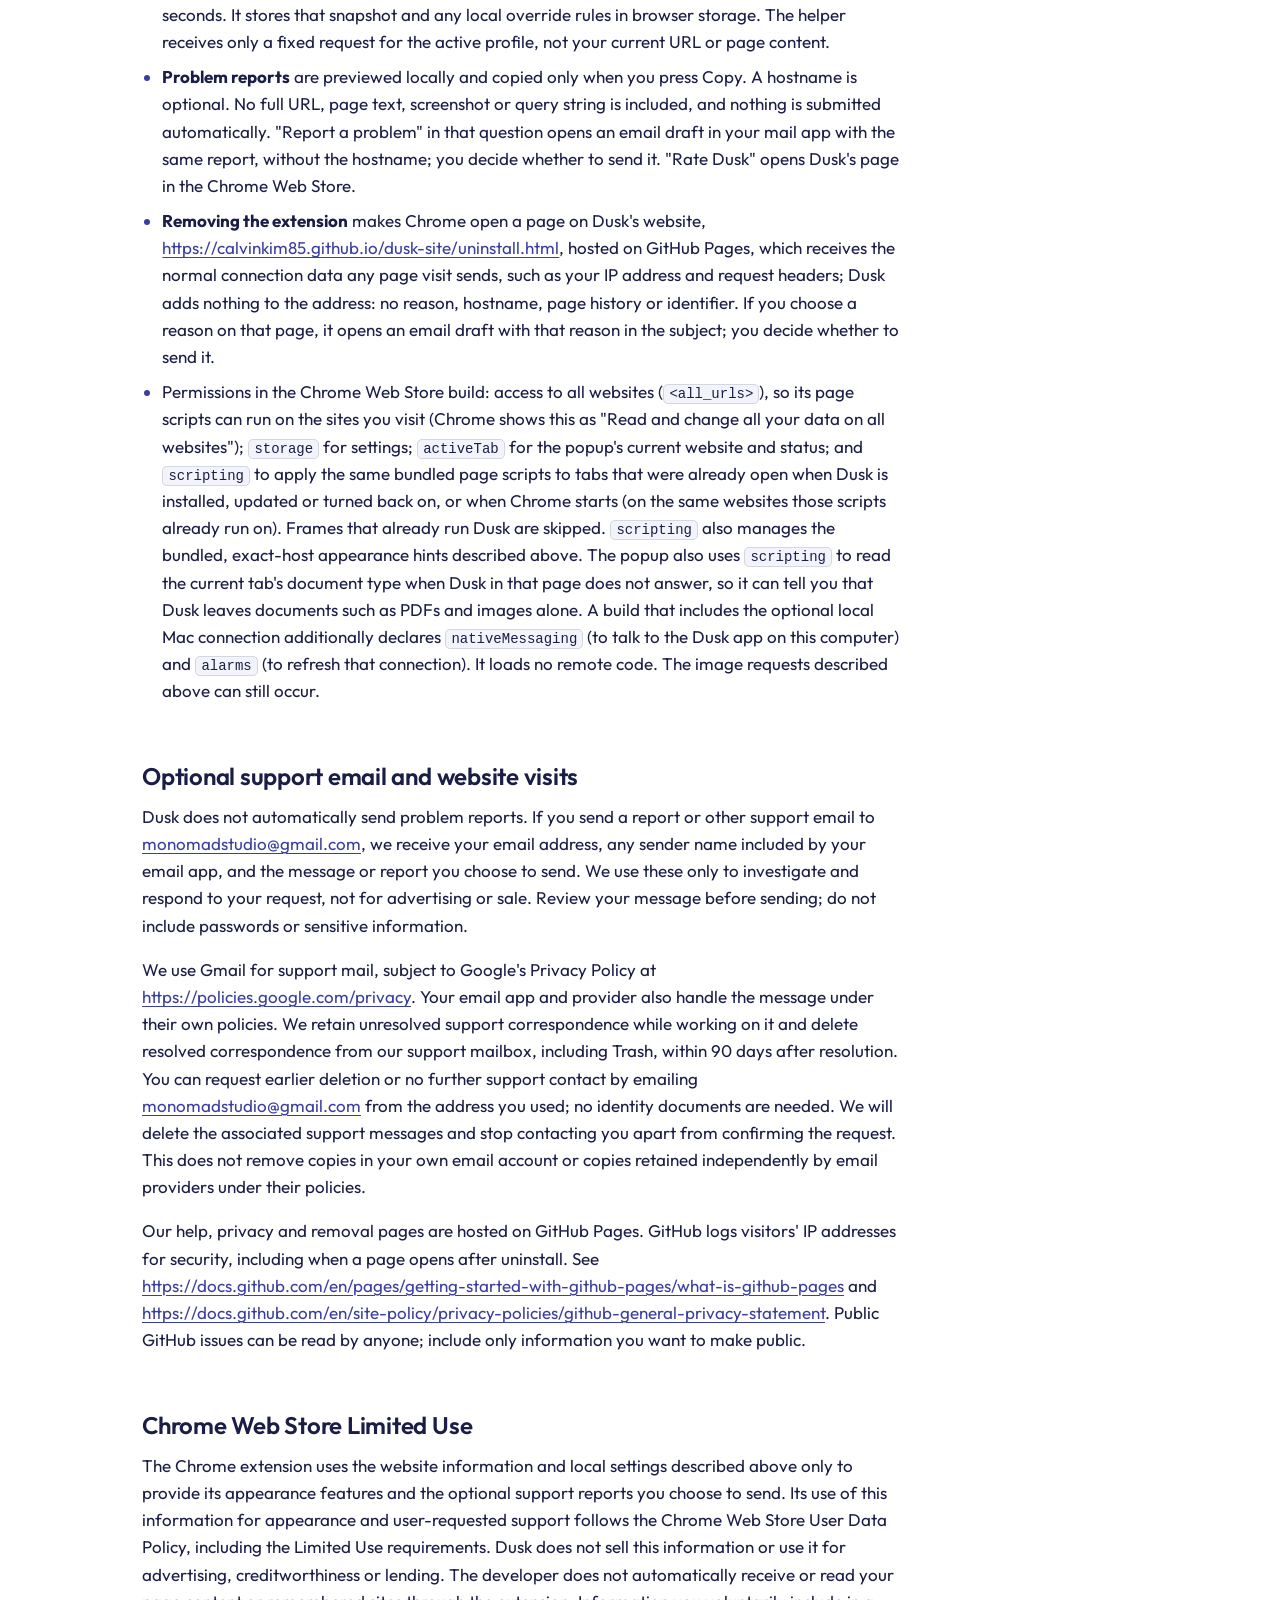
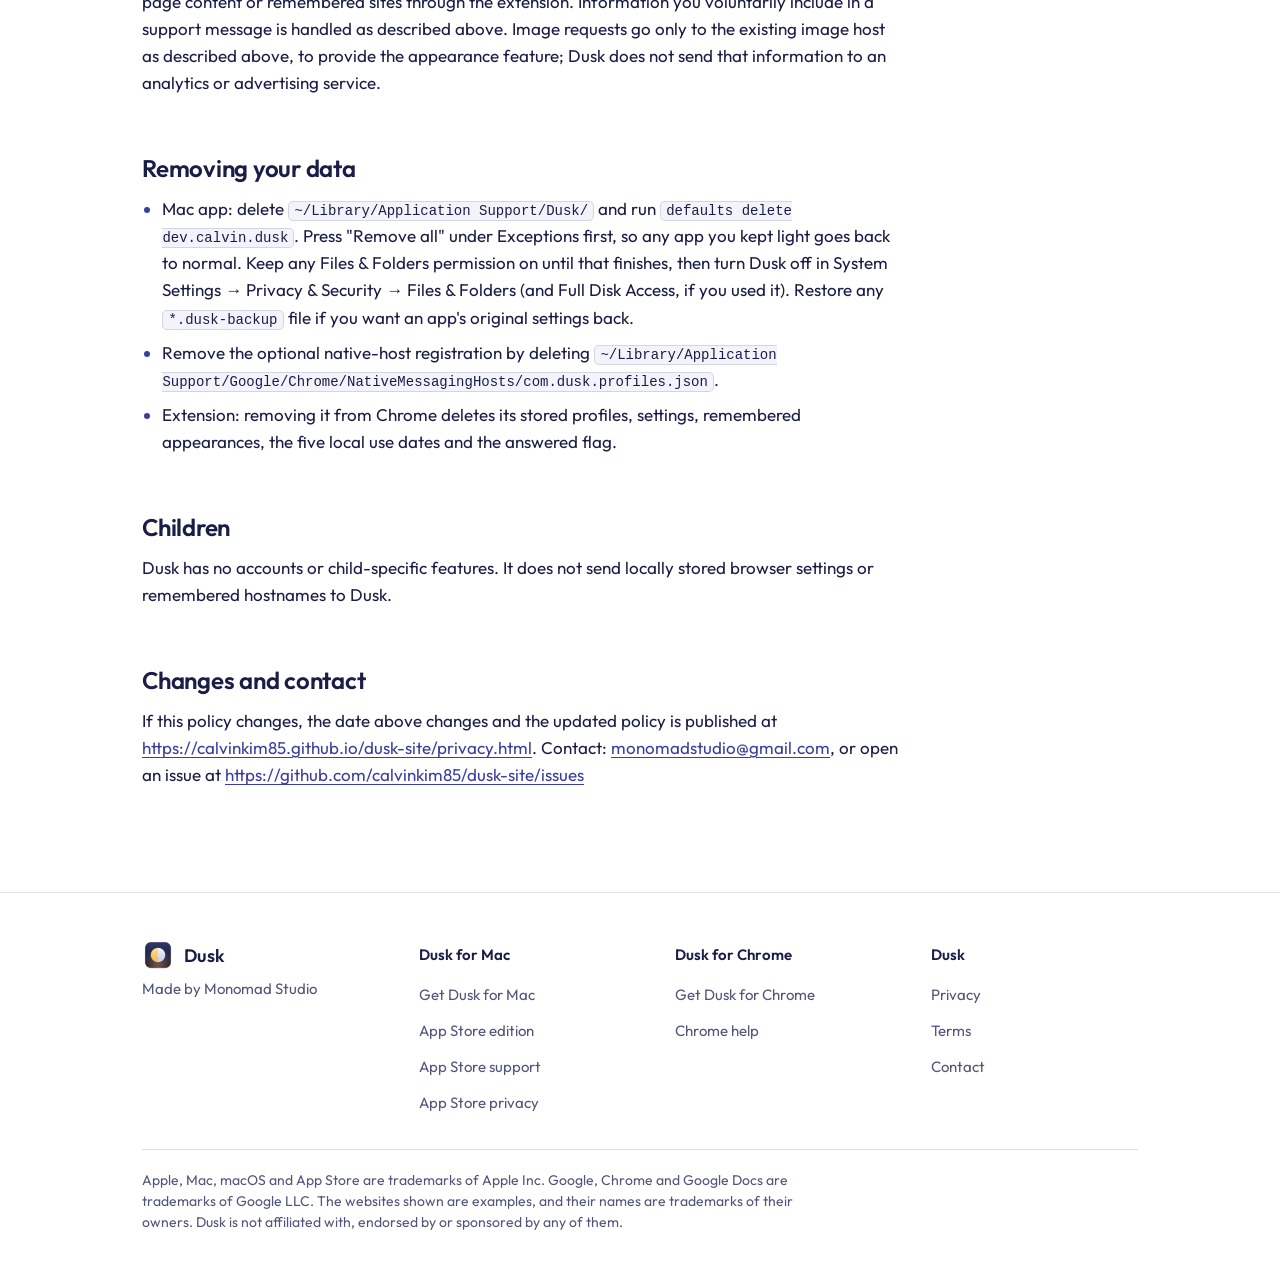
<file: privacy.html>
<!doctype html>
<html lang="en">
<head>
<meta charset="utf-8">
<meta name="viewport" content="width=device-width, initial-scale=1">
<meta name="color-scheme" content="light dark">
<meta name="theme-color" content="#ffffff" media="(prefers-color-scheme: light)">
<meta name="theme-color" content="#1a1d45" media="(prefers-color-scheme: dark)">
<title>Dusk: Privacy Policy</title>
<meta name="description" content="Privacy policy for the direct-download Mac edition and Dusk for Chrome. The App Store edition has a separate policy.">
<link rel="icon" href="img/icon.png">
<link rel="stylesheet" href="style.css">
</head>
<body>
<div class="wrap">
  <header class="top">
    <a class="brand" href="./"><img src="img/icon.png" width="32" height="32" alt="">Dusk</a>
    <nav aria-label="Main navigation"><a href="./">Home</a><a href="chrome-help.html">Chrome help</a><a href="terms.html">Terms</a></nav>
  </header>
  <main class="doc">
    <p class="policy-scope">This policy covers the direct-download Mac edition and Dusk for Chrome. It does not cover Dusk for Mac from the App Store; <a href="mac-app-store-privacy.html">read the App Store edition's separate privacy policy</a>.</p>
<h1>Dusk: Privacy Policy</h1>
<p><em>Last updated 12 November 2026. Applies to the direct-download Dusk app for macOS and the "Dusk for Chrome" extension, including version 0.3.1. The Mac App Store edition has a separate policy.</em></p>
<h2>The short version</h2>
<p>Dusk switches your Mac and your websites between light and dark. Appearance analysis happens on your computer. <strong>Dusk has no accounts, analytics, advertising, or automatic crash reporting.</strong> It stores the browser settings and remembered hostnames described below locally; it does not send them to Dusk automatically. You can choose to send a support report by email as described below. Appearance processing and optional Mac profile sharing happen locally. Dusk for Mac checks Dusk's update feed once a day while "Check for updates automatically" is on (you control this in Updates), and when you press "Check now". It contacts only that feed, to check for and download updates. As with any download, its host receives normal connection data, including your IP address and request headers.</p>
<h2>What the Mac app reads</h2>
<p>To tell you which apps will follow the switch, Dusk looks at:</p>
<ul><li><strong>The list of apps installed in your Applications folders</strong>, and each app's bundle information and
 program header, to see whether it was built with dark mode support.
</li><li><strong>Which apps are running</strong>, and which one is in front, to mark them in the list and to avoid reopening
 an app while you are using it.
</li><li><strong>Whether a microphone or camera is in use right now.</strong> This is a yes-or-no flag that macOS publishes.
 Dusk reads it so it never reopens an app in the middle of a dictation or a call. Dusk never opens the
 microphone or camera, cannot hear or see anything, and needs no permission for this.
</li><li><strong>One theme setting inside three other apps' own settings files</strong>, read-only:
<ul><li>Google Chrome: the appearance mode, and whether "Dusk for Chrome" is in its extension list.
</li><li>Claude: the appearance choice.
</li><li>Visual Studio Code: two appearance keys.
</li><li>Any app you sync (see below): its one theme value.
</li><li>Any app you chose to keep light (see below): the one appearance key Dusk wrote there, read back to
 check that it is set.
</li><li>Apps listed in <code>Recipes.json</code> with a "read" entry (currently Logi Options+): the one or two keys that
 record its appearance choice. For Logi this is inside a database, which Dusk opens strictly read-only.
</li></ul>
</li></ul>
<p>Those files contain other information that belongs to those apps. Dusk reads the files on your Mac, looks only for the keys named above, keeps nothing else, and never copies, stores or transmits their contents.</p>
<h2>What the Mac app changes</h2>
<ul><li><strong>The macOS appearance</strong> (light, dark, or automatic at sunset), which is the purpose of the app.
</li><li><strong>Visual Studio Code's settings file</strong>, only when you press a button asking for it. Dusk changes the
 appearance keys and keeps a backup copy of the original next to it.
</li><li><strong>One appearance setting in an app you choose to keep light.</strong> When you pick "Always light" for an app,
 Dusk writes a single standard macOS key (<code>NSRequiresAquaSystemAppearance</code>) into that app's preferences,
 and removes it when you choose "Follow Dusk" again. Dusk keeps a list of every app it did this to, so
 "Remove all" removes every one. It writes nothing else into other apps. On macOS 27, apps that keep
 their settings in protected storage (Apple's own apps such as Preview, and many App Store apps) need
 your permission first. See "Permissions" below.
</li><li><strong>The theme setting of an app you sync.</strong> A few apps have no "System" option of their own. When you press
 "Sync with Dusk" for one, Dusk changes that app's own theme value in its settings file (for example
 Wispr Flow's <code>config.json</code>), and again each time your Mac switches. It changes only that one value, keeps a
 backup of the original file next to it, and stops when you choose otherwise or press "Remove all". Which
 apps this applies to, and exactly which value, is listed in the app's <code>Recipes.json</code>.
</li><li><strong>Quitting and reopening an app, only with your permission.</strong> A few apps read their look only when they
 open. For each such app you choose whether Dusk may reopen it automatically, must ask you each time, or
 never may. Dusk always quits an app the polite way, so the app can still ask you to save, and gives up
 if it does not quit. It never does this while a microphone or camera is in use.
</li><li><strong>Its own preferences</strong> (your schedule, trigger choice, per-app choices, reopen permissions and skipped setup items), stored
 by macOS in your user account.
</li><li><strong>Saved appearance profiles</strong> in <code>~/Library/Application Support/Dusk/profiles.json</code>. Profiles contain
 names, appearance/schedule choices, app identifiers and website hostname rules. They stay on your Mac.
</li><li><strong>An optional Chrome native-host registration</strong> at
 <code>~/Library/Application Support/Google/Chrome/NativeMessagingHosts/com.dusk.profiles.json</code>, created only
 when you press Connect Mac. The read-only helper returns the active profile's browser settings to
 Dusk's authorized extension. It does not accept commands to change apps or read arbitrary files.
</li><li><strong>A copy of the Chrome extension</strong> in <code>~/Library/Application Support/Dusk/</code>, when you ask to install it.
</li></ul>
<h2>Permissions</h2>
<p>Dusk does not request Screen Recording, Accessibility, Input Monitoring, Camera, Microphone, Contacts or Location. It uses the following only if you turn them on:</p>
<ul><li><strong>Automation (System Events).</strong> Dusk may ask System Events to set light or dark: the same switch System
 Settings uses, so apps that read the saved setting, such as KakaoTalk, follow too. macOS asks for your
 permission the first time. Depending on the version, Dusk uses it for each Light, Dark or own-hours change,
 or only when its direct macOS call is not available. Dusk uses it only to set the system appearance.
 macOS's own Auto (sunset to sunrise) is turned on or off with a direct macOS call that needs no permission.
</li><li><strong>Files &amp; Folders, one app at a time (macOS 27).</strong> macOS protects the settings of apps such as Preview,
 so Dusk cannot change or read them on its own. macOS shows no prompt for this. When you choose "Always
 light" for such an app, Dusk tells you, and you turn that app on under Dusk in System Settings →
 Privacy &amp; Security → Files &amp; Folders. Dusk uses this permission only to write, read back and remove
 the one appearance key (<code>NSRequiresAquaSystemAppearance</code>) in the apps you chose. It reads nothing else
 there. The permission belongs to the official, signed copy of Dusk.
</li><li><strong>Files &amp; Folders for Google Chrome</strong>, if macOS also blocks Dusk from reading Chrome's settings. Dusk
 uses it only for the Chrome items named in this policy.
</li><li><strong>Full Disk Access</strong> is optional and only a fallback. It also works, but it gives Dusk much more than
 it needs. With it, Dusk still reads and writes only what this policy lists.
</li></ul>
<p>You can turn any of these off at any time in System Settings → Privacy &amp; Security. Without the Files &amp; Folders permission, Dusk cannot change, check or remove the key in those apps until you turn it back on.</p>
<h2>What the Chrome extension does</h2>
<ul><li>It runs on the websites you visit so it can darken the ones that have no dark mode, and lighten dark-only
 ones when your system is light. To decide, it inspects
 <strong>the page's visual properties</strong>: background and text colours, text length, image pixels, and SVG paint
 colours. It may inspect image and SVG data already used by the page. To tell photos from icons it also
 reads, on your computer, each image's address, alt text, class names and id, and the class names of
 the element that holds it. None of this is sent anywhere. It does not collect or store page text,
 forms, passwords or cookies, and does not send those to Dusk or an analytics service.
 An embedded frame, such as a sign-in or video widget, reads the origin of the page it is embedded in
 so it follows that page's site rule; this stays in memory and is not stored.
 One small bundled script runs in the page's own context: when a picture shown through an <code>&lt;object&gt;</code> or
 <code>&lt;embed&gt;</code> element fails to load, it loads that same picture once from the page to check it is there and, only
 if it is, replaces the element once with a copy so the picture can show as the page intended (if the copy
 fails too, the page's own element is put back). It reads nothing else and sends nothing to Dusk.
</li><li>A dark one-colour bullet picture on a page being darkened (or a light one being lightened) is redrawn in
 the opposite tone, in your browser, and put back as an inline <code>data:</code> image. On a page whose own security
 policy forbids such images, the bullet falls back to the list's own marker (or to none, if the list has
 none), and the browser may send that site the policy-violation report it sends for any image its policy
 blocks (it names only <code>data</code>).
</li><li>To classify an image from another site that the browser will not let it inspect directly (including an
 SVG drawing another site shows through an <code>&lt;object&gt;</code> or <code>&lt;embed&gt;</code> element on a page being lightened), the
 extension may read that image's existing address again. Dusk asks Chrome to use its cached copy when
 it has one. If it has none, the request goes to the image's host. The request carries no cookies and no
 referrer, but it does carry an <code>Origin</code> header that names the site showing the image. The image host may
 receive normal connection data such as your IP address, the requested address and request headers.
 The extension never requests again an image smaller than 16 pixels (for a CSS background image, or a drawing shown
 through <code>&lt;object&gt;</code> or <code>&lt;embed&gt;</code>, one shown in a box smaller than 16 pixels, since the file's own size is not known before it is read), an image the page loads without a
 referrer, or any image on a page whose markup sets its referrer policy to <code>no-referrer</code> or <code>same-origin</code>
 (a policy a site sends only as an HTTP header is not visible to the extension). Pixel and SVG colour
 analysis stays local.
</li><li>It stores, <strong>only in your browser</strong>: your chosen mode (and, for Scheduled, the two hours you picked), your per-site choices (always dark, always light,
 or off, for one hostname or for a whole domain), your Page colors choice for each site where you changed it, one undo record for "Restore this
 website" (it holds that site's hostname and its previous rule), and two lists of up to 300 entries
 each: sites that measured light and sites that measured dark. These can speed up decisions on repeat
 visits. Each entry is a site (its registered domain, such as example.com), whether your system was light or dark when the site was measured,
 and when it was last seen (updated at most once a day). The entries seen longest ago are dropped automatically, and the popup's "Forget
 remembered sites" button clears both lists at any time. It also keeps up to five dates on which it changed a page
 (not which page, and never from a private window), only so the popup knows when to ask once "Is Dusk working for
 you?", and whether you answered. These dates and the answered flag stay locally until you remove the
 extension; "Forget remembered sites" clears only the appearance lists, not these dates or your answer.
</li><li>For a host where you explicitly choose <strong>Standard</strong>, a remembered appearance may create a
 bundled content-script registration in this browser for that exact hostname. Registrations contain
 appearance hints, not page content or URL paths. Current settings are checked before rendering;
 Preserve colors is the default and does not use these registrations. Turning Dusk off, switching the
 renderer, or clearing remembered sites reconciles these registrations locally. Nothing is sent to Dusk.
</li><li><strong>Private (incognito) windows:</strong> Chrome keeps extensions out of them unless you allow it. If you allow
 it, automatic detection does not remember those visits. Choices you make in the popup, such as site
 rules, are kept after the private window closes.
</li><li>Optional <strong>Mac profiles</strong> (not part of the current Chrome Web Store version, which cannot connect to
 the Mac app): after you connect, the extension reads a local profile snapshot roughly
 every 30 seconds. It stores that snapshot and any local override rules in browser storage. The
 helper receives only a fixed request for the active profile, not your current URL or page content.
</li><li><strong>Problem reports</strong> are previewed locally and copied only when you press Copy. A hostname is optional.
 No full URL, page text, screenshot or query string is included, and nothing is submitted automatically.
 "Report a problem" in that question opens an email draft in your mail app with the same report, without the
 hostname; you decide whether to send it. "Rate Dusk" opens Dusk's page in the Chrome Web Store.
</li><li><strong>Removing the extension</strong> makes Chrome open a page on Dusk's website,
 <a href="https://calvinkim85.github.io/dusk-site/uninstall.html">https://calvinkim85.github.io/dusk-site/uninstall.html</a>, hosted on GitHub Pages, which receives the normal
 connection data any page visit sends, such as your IP address and request headers; Dusk adds nothing to the
 address: no reason, hostname, page history or identifier. If you choose a reason on that page, it opens
 an email draft with that reason in the subject; you decide whether to send it.
</li><li>Permissions in the Chrome Web Store build: access to all websites (<code>&lt;all_urls&gt;</code>), so its page scripts
 can run on the sites you visit (Chrome shows this as "Read and change all your data on all websites");
 <code>storage</code> for settings; <code>activeTab</code> for the popup's current website and status; and <code>scripting</code> to
 apply the same bundled page scripts to tabs that were already open when Dusk is installed, updated or
 turned back on, or when Chrome starts (on the same websites those scripts already run on). Frames that
 already run Dusk are skipped. <code>scripting</code> also manages the bundled, exact-host appearance hints
 described above. The popup also uses <code>scripting</code> to read the current tab's document type
 when Dusk in that page does not answer, so it can tell you that Dusk leaves documents such as PDFs and
 images alone. A build that includes the optional local Mac connection additionally declares
 <code>nativeMessaging</code> (to talk to the Dusk app on this computer) and <code>alarms</code> (to refresh that connection). It
 loads no remote code. The image requests described above can still occur.
</li></ul>
<h2>Optional support email and website visits</h2>
<p>Dusk does not automatically send problem reports. If you send a report or other support email to <a href="mailto:monomadstudio@gmail.com">monomadstudio@gmail.com</a>, we receive your email address, any sender name included by your email app, and the message or report you choose to send. We use these only to investigate and respond to your request, not for advertising or sale. Review your message before sending; do not include passwords or sensitive information.</p>
<p>We use Gmail for support mail, subject to Google's Privacy Policy at <a href="https://policies.google.com/privacy">https://policies.google.com/privacy</a>. Your email app and provider also handle the message under their own policies. We retain unresolved support correspondence while working on it and delete resolved correspondence from our support mailbox, including Trash, within 90 days after resolution. You can request earlier deletion or no further support contact by emailing <a href="mailto:monomadstudio@gmail.com">monomadstudio@gmail.com</a> from the address you used; no identity documents are needed. We will delete the associated support messages and stop contacting you apart from confirming the request. This does not remove copies in your own email account or copies retained independently by email providers under their policies.</p>
<p>Our help, privacy and removal pages are hosted on GitHub Pages. GitHub logs visitors' IP addresses for security, including when a page opens after uninstall. See <a href="https://docs.github.com/en/pages/getting-started-with-github-pages/what-is-github-pages">https://docs.github.com/en/pages/getting-started-with-github-pages/what-is-github-pages</a> and <a href="https://docs.github.com/en/site-policy/privacy-policies/github-general-privacy-statement">https://docs.github.com/en/site-policy/privacy-policies/github-general-privacy-statement</a>. Public GitHub issues can be read by anyone; include only information you want to make public.</p>
<h2>Chrome Web Store Limited Use</h2>
<p>The Chrome extension uses the website information and local settings described above only to provide its appearance features and the optional support reports you choose to send. Its use of this information for appearance and user-requested support follows the Chrome Web Store User Data Policy, including the Limited Use requirements. Dusk does not sell this information or use it for advertising, creditworthiness or lending. The developer does not automatically receive or read your page content or remembered sites through the extension. Information you voluntarily include in a support message is handled as described above. Image requests go only to the existing image host as described above, to provide the appearance feature; Dusk does not send that information to an analytics or advertising service.</p>
<h2>Removing your data</h2>
<ul><li>Mac app: delete <code>~/Library/Application Support/Dusk/</code> and run <code>defaults delete dev.calvin.dusk</code>.
 Press "Remove all" under Exceptions first, so any app you kept light goes back to normal. Keep any
 Files &amp; Folders permission on until that finishes, then turn Dusk off in System Settings →
 Privacy &amp; Security → Files &amp; Folders (and Full Disk Access, if you used it).
 Restore any <code>*.dusk-backup</code> file if you want an app's original settings back.
</li><li>Remove the optional native-host registration by deleting
 <code>~/Library/Application Support/Google/Chrome/NativeMessagingHosts/com.dusk.profiles.json</code>.
</li><li>Extension: removing it from Chrome deletes its stored profiles, settings, remembered appearances, the five local use dates and the answered flag.
</li></ul>
<h2>Children</h2>
<p>Dusk has no accounts or child-specific features. It does not send locally stored browser settings or remembered hostnames to Dusk.</p>
<h2>Changes and contact</h2>
<p>If this policy changes, the date above changes and the updated policy is published at <a href="https://calvinkim85.github.io/dusk-site/privacy.html">https://calvinkim85.github.io/dusk-site/privacy.html</a>. Contact: <a href="mailto:monomadstudio@gmail.com">monomadstudio@gmail.com</a>, or open an issue at <a href="https://github.com/calvinkim85/dusk-site/issues">https://github.com/calvinkim85/dusk-site/issues</a></p>
  </main>
</div>
<footer class="site-footer">
  <div class="wrap">
    <nav class="foot-grid" aria-label="Footer">
      <div>
        <a class="brand" href="./"><img src="img/icon.png" width="32" height="32" alt="">Dusk</a>
        <p class="foot-made">Made by Monomad Studio</p>
      </div>
      <div>
        <p class="foot-title" id="foot-mac">Dusk for Mac</p>
        <ul aria-labelledby="foot-mac">
          <li><a href="./#mac">Get Dusk for Mac</a></li>
          <li><a href="mac-app-store.html">App Store edition</a></li>
          <li><a href="mac-app-store-support.html">App Store support</a></li>
          <li><a href="mac-app-store-privacy.html">App Store privacy</a></li>
        </ul>
      </div>
      <div>
        <p class="foot-title" id="foot-chrome">Dusk for Chrome</p>
        <ul aria-labelledby="foot-chrome">
          <li><a href="chrome.html">Get Dusk for Chrome</a></li>
          <li><a href="chrome-help.html">Chrome help</a></li>
        </ul>
      </div>
      <div>
        <p class="foot-title" id="foot-dusk">Dusk</p>
        <ul aria-labelledby="foot-dusk">
          <li><a href="privacy.html">Privacy</a></li>
          <li><a href="terms.html">Terms</a></li>
          <li><a href="chrome-help.html#contact">Contact</a></li>
        </ul>
      </div>
    </nav>
    <p class="foot-legal">Apple, Mac, macOS and App Store are trademarks of Apple Inc. Google, Chrome and Google Docs are trademarks of Google LLC. The websites shown are examples, and their names are trademarks of their owners. Dusk is not affiliated with, endorsed by or sponsored by any of them.</p>
  </div>
</footer>
</body>
</html>
</file>
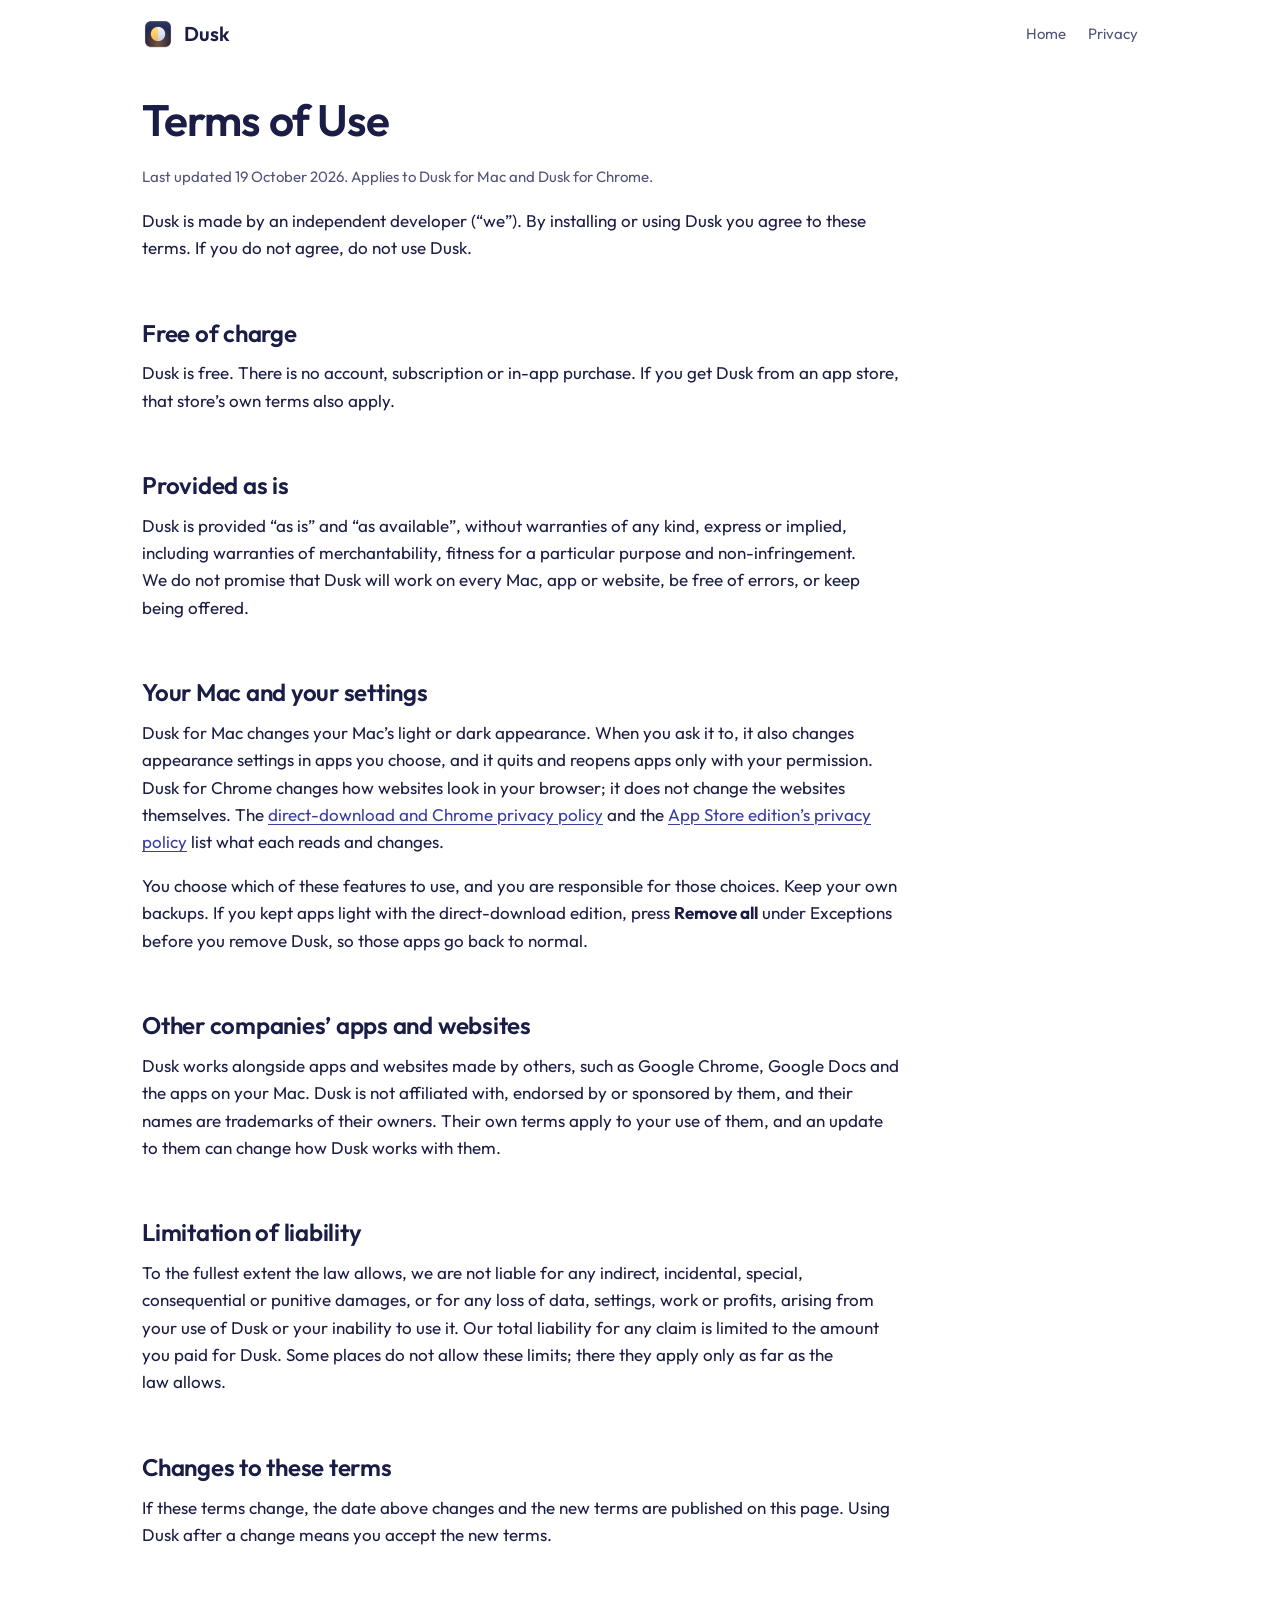
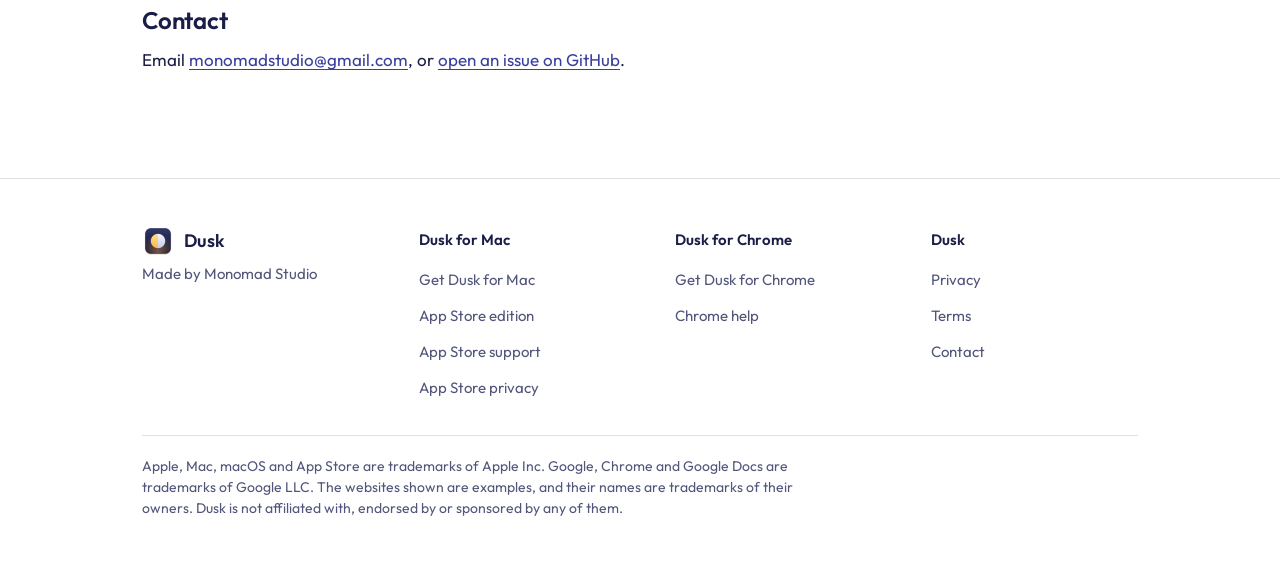
<file: terms.html>
<!doctype html>
<html lang="en">
<head>
<meta charset="utf-8">
<meta name="viewport" content="width=device-width, initial-scale=1">
<meta name="color-scheme" content="light dark">
<meta name="theme-color" content="#ffffff" media="(prefers-color-scheme: light)">
<meta name="theme-color" content="#1a1d45" media="(prefers-color-scheme: dark)">
<title>Dusk: Terms of Use</title>
<meta name="description" content="Terms of use for Dusk for Mac and Dusk for Chrome.">
<link rel="icon" href="img/icon.png">
<link rel="stylesheet" href="style.css">
</head>
<body>
<div class="wrap">
  <header class="top">
    <a class="brand" href="./"><img src="img/icon.png" width="32" height="32" alt="">Dusk</a>
    <nav aria-label="Main navigation"><a href="./">Home</a><a href="privacy.html">Privacy</a></nav>
  </header>
  <main class="doc">
    <h1>Terms of Use</h1>
    <p><em>Last updated 19 October 2026. Applies to Dusk for Mac and Dusk for Chrome.</em></p>
    <p>Dusk is made by an independent developer (“we”). By installing or using Dusk you agree to these terms. If you do not agree, do not use Dusk.</p>

    <h2>Free of charge</h2>
    <p>Dusk is free. There is no account, subscription or in-app purchase. If you get Dusk from an app store, that store’s own terms also apply.</p>

    <h2>Provided as is</h2>
    <p>Dusk is provided “as is” and “as available”, without warranties of any kind, express or implied, including warranties of merchantability, fitness for a particular purpose and non-infringement. We do not promise that Dusk will work on every Mac, app or website, be free of errors, or keep being offered.</p>

    <h2>Your Mac and your settings</h2>
    <p>Dusk for Mac changes your Mac’s light or dark appearance. When you ask it to, it also changes appearance settings in apps you choose, and it quits and reopens apps only with your permission. Dusk for Chrome changes how websites look in your browser; it does not change the websites themselves. The <a href="privacy.html">direct-download and Chrome privacy policy</a> and the <a href="mac-app-store-privacy.html">App Store edition’s privacy policy</a> list what each reads and changes.</p>
    <p>You choose which of these features to use, and you are responsible for those choices. Keep your own backups. If you kept apps light with the direct-download edition, press <strong>Remove all</strong> under Exceptions before you remove Dusk, so those apps go back to normal.</p>

    <h2>Other companies’ apps and websites</h2>
    <p>Dusk works alongside apps and websites made by others, such as Google Chrome, Google Docs and the apps on your Mac. Dusk is not affiliated with, endorsed by or sponsored by them, and their names are trademarks of their owners. Their own terms apply to your use of them, and an update to them can change how Dusk works with them.</p>

    <h2>Limitation of liability</h2>
    <p>To the fullest extent the law allows, we are not liable for any indirect, incidental, special, consequential or punitive damages, or for any loss of data, settings, work or profits, arising from your use of Dusk or your inability to use it. Our total liability for any claim is limited to the amount you paid for Dusk. Some places do not allow these limits; there they apply only as far as the law allows.</p>

    <h2>Changes to these terms</h2>
    <p>If these terms change, the date above changes and the new terms are published on this page. Using Dusk after a change means you accept the new terms.</p>

    <h2>Contact</h2>
    <p>Email <a href="mailto:monomadstudio@gmail.com">monomadstudio@gmail.com</a>, or <a href="https://github.com/calvinkim85/dusk-site/issues">open an issue on GitHub</a>.</p>
  </main>
</div>
<footer class="site-footer">
  <div class="wrap">
    <nav class="foot-grid" aria-label="Footer">
      <div>
        <a class="brand" href="./"><img src="img/icon.png" width="32" height="32" alt="">Dusk</a>
        <p class="foot-made">Made by Monomad Studio</p>
      </div>
      <div>
        <p class="foot-title" id="foot-mac">Dusk for Mac</p>
        <ul aria-labelledby="foot-mac">
          <li><a href="./#mac">Get Dusk for Mac</a></li>
          <li><a href="mac-app-store.html">App Store edition</a></li>
          <li><a href="mac-app-store-support.html">App Store support</a></li>
          <li><a href="mac-app-store-privacy.html">App Store privacy</a></li>
        </ul>
      </div>
      <div>
        <p class="foot-title" id="foot-chrome">Dusk for Chrome</p>
        <ul aria-labelledby="foot-chrome">
          <li><a href="chrome.html">Get Dusk for Chrome</a></li>
          <li><a href="chrome-help.html">Chrome help</a></li>
        </ul>
      </div>
      <div>
        <p class="foot-title" id="foot-dusk">Dusk</p>
        <ul aria-labelledby="foot-dusk">
          <li><a href="privacy.html">Privacy</a></li>
          <li><a href="terms.html">Terms</a></li>
          <li><a href="chrome-help.html#contact">Contact</a></li>
        </ul>
      </div>
    </nav>
    <p class="foot-legal">Apple, Mac, macOS and App Store are trademarks of Apple Inc. Google, Chrome and Google Docs are trademarks of Google LLC. The websites shown are examples, and their names are trademarks of their owners. Dusk is not affiliated with, endorsed by or sponsored by any of them.</p>
  </div>
</footer>
</body>
</html>
</file>
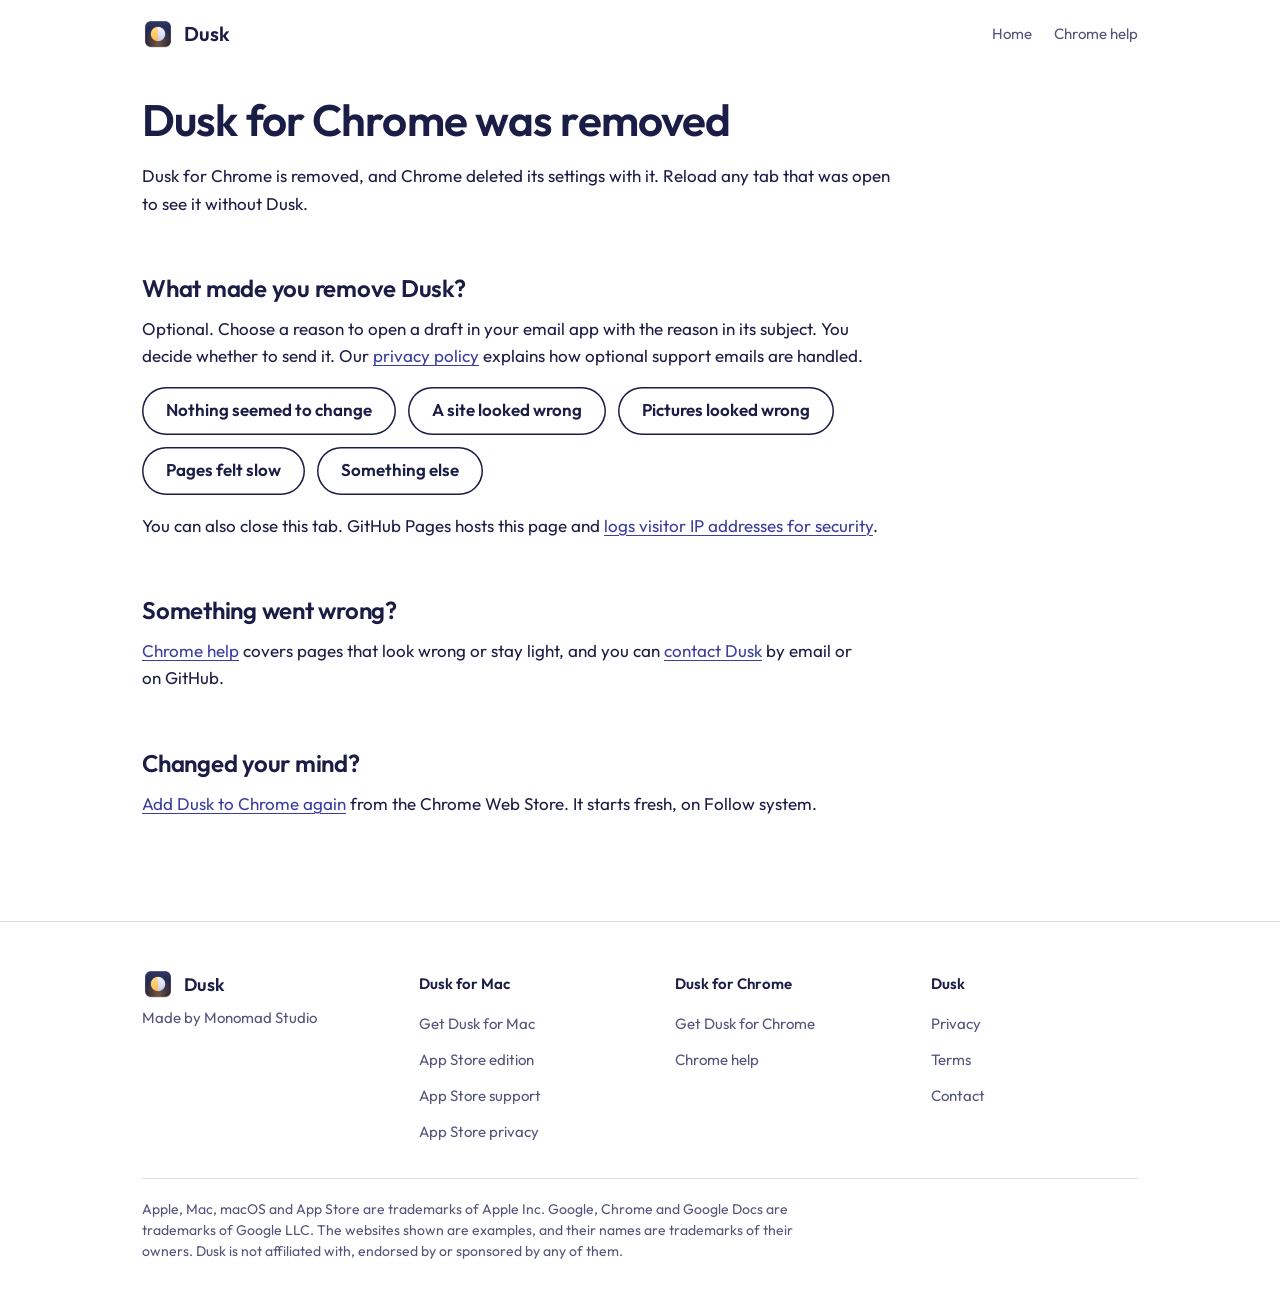
<file: uninstall.html>
<!doctype html>
<html lang="en">
<head>
<meta charset="utf-8">
<meta name="viewport" content="width=device-width, initial-scale=1">
<meta name="color-scheme" content="light dark">
<meta name="theme-color" content="#ffffff" media="(prefers-color-scheme: light)">
<meta name="theme-color" content="#1a1d45" media="(prefers-color-scheme: dark)">
<title>Dusk for Chrome: removed</title>
<meta name="description" content="Dusk for Chrome has been removed. One optional question, how to get help, and how to add it again.">
<meta name="robots" content="noindex">
<link rel="icon" href="img/icon.png">
<link rel="stylesheet" href="style.css">
</head>
<body>
<div class="wrap">
  <header class="top">
    <a class="brand" href="./"><img src="img/icon.png" width="32" height="32" alt="">Dusk</a>
    <nav aria-label="Main navigation"><a href="./">Home</a><a href="chrome-help.html">Chrome help</a></nav>
  </header>
  <main class="doc">
    <h1>Dusk for Chrome was removed</h1>
    <p>Dusk for Chrome is removed, and Chrome deleted its settings with it. Reload any tab that was open to see it without Dusk.</p>

    <h2>What made you remove Dusk?</h2>
    <p>Optional. Choose a reason to open a draft in your email app with the reason in its subject. You decide whether to send it. Our <a href="privacy.html">privacy policy</a> explains how optional support emails are handled.</p>
    <p class="cta">
      <a class="btn ghost" href="mailto:monomadstudio@gmail.com?subject=Removed%20Dusk%3A%20nothing%20seemed%20to%20change">Nothing seemed to change</a>
      <a class="btn ghost" href="mailto:monomadstudio@gmail.com?subject=Removed%20Dusk%3A%20a%20site%20looked%20wrong">A site looked wrong</a>
      <a class="btn ghost" href="mailto:monomadstudio@gmail.com?subject=Removed%20Dusk%3A%20pictures%20looked%20wrong">Pictures looked wrong</a>
      <a class="btn ghost" href="mailto:monomadstudio@gmail.com?subject=Removed%20Dusk%3A%20pages%20felt%20slow">Pages felt slow</a>
      <a class="btn ghost" href="mailto:monomadstudio@gmail.com?subject=Removed%20Dusk%3A%20something%20else">Something else</a>
    </p>
    <p>You can also close this tab. GitHub Pages hosts this page and <a href="https://docs.github.com/en/pages/getting-started-with-github-pages/what-is-github-pages">logs visitor IP addresses for security</a>.</p>

    <h2>Something went wrong?</h2>
    <p><a href="chrome-help.html">Chrome help</a> covers pages that look wrong or stay light, and you can <a href="chrome-help.html#contact">contact Dusk</a> by email or on GitHub.</p>

    <h2>Changed your mind?</h2>
    <p><a href="https://chromewebstore.google.com/detail/gbbmlagopacnaolgpffnemcipoieheba">Add Dusk to Chrome again</a> from the Chrome Web Store. It starts fresh, on Follow system.</p>
  </main>
</div>
<footer class="site-footer">
  <div class="wrap">
    <nav class="foot-grid" aria-label="Footer">
      <div>
        <a class="brand" href="./"><img src="img/icon.png" width="32" height="32" alt="">Dusk</a>
        <p class="foot-made">Made by Monomad Studio</p>
      </div>
      <div>
        <p class="foot-title" id="foot-mac">Dusk for Mac</p>
        <ul aria-labelledby="foot-mac">
          <li><a href="./#mac">Get Dusk for Mac</a></li>
          <li><a href="mac-app-store.html">App Store edition</a></li>
          <li><a href="mac-app-store-support.html">App Store support</a></li>
          <li><a href="mac-app-store-privacy.html">App Store privacy</a></li>
        </ul>
      </div>
      <div>
        <p class="foot-title" id="foot-chrome">Dusk for Chrome</p>
        <ul aria-labelledby="foot-chrome">
          <li><a href="chrome.html">Get Dusk for Chrome</a></li>
          <li><a href="chrome-help.html">Chrome help</a></li>
        </ul>
      </div>
      <div>
        <p class="foot-title" id="foot-dusk">Dusk</p>
        <ul aria-labelledby="foot-dusk">
          <li><a href="privacy.html">Privacy</a></li>
          <li><a href="terms.html">Terms</a></li>
          <li><a href="chrome-help.html#contact">Contact</a></li>
        </ul>
      </div>
    </nav>
    <p class="foot-legal">Apple, Mac, macOS and App Store are trademarks of Apple Inc. Google, Chrome and Google Docs are trademarks of Google LLC. The websites shown are examples, and their names are trademarks of their owners. Dusk is not affiliated with, endorsed by or sponsored by any of them.</p>
  </div>
</footer>
</body>
</html>
</file>
<file: style.css>
/* Dusk site, shared by every page. No external fonts, scripts or trackers: the page makes no third-party requests.
   Colors come from the icon: its navy, its amber half and its periwinkle half. Amber (--ember) is kept for the thing
   to act on in a view (the install button, the line you drag); numbers, markers and rules use --mark instead.
   Home-page layout is in home.css, the Chrome page's in chrome.css. */
@font-face {
  font-family: "Outfit"; src: url("fonts/outfit-latin-wght.woff2") format("woff2");
  font-weight: 100 900; font-style: normal; font-display: swap;
}
:root {
  --bg: #ffffff; --ink: #1a1d45; --muted: #52567a; --card: #f3f4fb; --line: rgba(26,29,69,.14);
  --accent: #3a3f9f; --accent-ink: #ffffff; --mark: #3a3f9f;
  --ember: #fdbc59; --ember-hi: #ffd27d; --night: #1a1d45; --night-deep: #101230;
  --moon: #e9ecfa; --moon-muted: #c2c6e3; --moon-line: rgba(233,236,250,.18);

  /* One type scale below the hero: fine, small, body, lead, title, display. In rem, so a larger browser font is honored. */
  --fs-fine: .875rem; --fs-small: .9375rem; --fs-body: 1.0625rem;
  --fs-lead: clamp(1.125rem, 1rem + .5vw, 1.3125rem);
  --fs-title: clamp(1.3125rem, 1.15rem + .7vw, 1.625rem);
  --fs-display: clamp(1.875rem, 1.2rem + 2.6vw, 2.875rem);

  /* One spacing step between sections, one gap between columns. */
  --section: clamp(3.5rem, 2rem + 6vw, 6.5rem);
  --gap: clamp(1.5rem, 1rem + 2.6vw, 3.5rem);

  /* Radius: controls, pictures, cards. Buttons are pills. */
  --r-ctl: 8px; --r-img: 14px; --r-card: 20px; --r-pill: 999px;
  /* The one shadow, for pictures of the product only. */
  --shot-shadow: 0 0 0 1px var(--line), 0 28px 56px -32px rgba(26,29,69,.5);
  --ease-out: cubic-bezier(.23, 1, .32, 1);
}
@media (prefers-color-scheme: dark) {
  :root { --bg: #1a1d45; --ink: #eef0fb; --muted: #b3b7d6; --card: #23275a; --line: rgba(233,236,250,.16);
          --accent: #fdbc59; --accent-ink: #1a1d45; --mark: #c2c6e3;
          --shot-shadow: 0 0 0 1px var(--line), 0 28px 56px -32px rgba(4,5,20,.85); }
}
* { box-sizing: border-box; }
html { color-scheme: light dark; -webkit-text-size-adjust: 100%; text-size-adjust: 100%; -webkit-tap-highlight-color: transparent; }
body { margin: 0; background: var(--bg); color: var(--ink);
       font: 400 var(--fs-body)/1.6 "Outfit", -apple-system, BlinkMacSystemFont, "Segoe UI", Roboto, Helvetica, Arial, sans-serif;
       -webkit-font-smoothing: antialiased; overflow-wrap: break-word; }
.wrap { max-width: 1040px; margin: 0 auto; padding-inline: 22px; }
img { max-width: 100%; }
a { color: var(--accent); text-underline-offset: 3px; text-decoration-thickness: 1px; }
a:focus-visible, summary:focus-visible { outline: 3px solid var(--accent); outline-offset: 3px; border-radius: 3px; }
@media (hover: hover) and (pointer: fine) { a:hover { text-decoration-thickness: 2px; } }
/* Touch: no double-tap wait on controls, no text selection on a long press of a button. Links stay long-pressable. */
a, button, summary, label { touch-action: manipulation; }
button, summary { user-select: none; -webkit-user-select: none; }

/* Header */
header.top { display: flex; align-items: center; justify-content: space-between; gap: 8px 16px; padding-block: 12px; }
header.top nav { min-width: 0; }
.brand { display: inline-flex; flex: none; align-items: center; gap: 10px; min-height: 44px; font-weight: 600; font-size: 1.25rem; color: var(--ink); text-decoration: none; }
.brand img { width: 32px; height: 32px; border-radius: 7px; }
nav { display: flex; flex-wrap: wrap; justify-content: flex-end; gap: 0 22px; }
nav a { display: inline-flex; align-items: center; min-height: 44px; color: var(--muted); text-decoration: none; font-size: var(--fs-small); overflow-wrap: anywhere; }
@media (hover: hover) and (pointer: fine) { nav a:hover { color: var(--ink); text-decoration: underline; text-decoration-thickness: 1px; } }
nav a:active { color: var(--ink); text-decoration: underline; text-decoration-thickness: 1px; }

h1, h2, h3 { text-wrap: balance; }
p, li { text-wrap: pretty; }
h1 { font-size: clamp(2.375rem, 1.4rem + 4vw, 3.75rem); line-height: 1.04; letter-spacing: -.02em; margin: 0 0 18px; font-weight: 600; }
h2 { font-size: var(--fs-display); line-height: 1.1; letter-spacing: -.015em; margin: 0 0 12px; font-weight: 600; }
h3 { font-size: var(--fs-title); line-height: 1.2; letter-spacing: -.01em; font-weight: 600; }
.lede { font-size: var(--fs-lead); line-height: 1.4; color: var(--muted); margin: 0 0 28px; max-width: 34em; }
.sub { color: var(--muted); margin: 0 0 28px; max-width: 40em; }
.note { font-size: var(--fs-small); line-height: 1.5; color: var(--muted); margin: 14px 0 0; }
.facts { margin: 10px 0 0; color: var(--muted); font-size: var(--fs-small); line-height: 1.4; font-variant-numeric: tabular-nums; }

/* Buttons: one filled button in a view, in amber. The outlined one is for the second choice beside it.
   A button answers a press with its color only; nothing in a button moves. */
.cta { display: flex; flex-wrap: wrap; gap: 12px; align-items: center; }
/* A plain link beside a button is still a control of its own: it gets the same 44px of height to press. */
.cta > a:not(.btn) { display: inline-flex; align-items: center; min-height: 44px; max-width: 100%; overflow-wrap: anywhere; }
.btn { display: inline-flex; align-items: center; justify-content: center; gap: 10px; min-height: 48px; max-width: 100%; padding: 10px 24px; border: 0; border-radius: var(--r-pill); overflow-wrap: anywhere;
       background: none; color: var(--ink); font: inherit; font-size: var(--fs-body); font-weight: 600; line-height: 1.2; text-align: center; text-decoration: none; cursor: pointer;
       transition: background-color .15s ease; }
.btn.primary { background: var(--ember); color: var(--night); box-shadow: 0 0 0 1.5px var(--night); }
.btn.ghost { box-shadow: inset 0 0 0 1.5px currentColor; }
.btn:focus-visible { outline: 3px solid var(--accent); outline-offset: 3px; border-radius: var(--r-pill); }
.btn.primary:focus-visible { outline-color: var(--ink); }
.btn[aria-disabled="true"] { opacity: .6; cursor: default; }
@media (hover: hover) and (pointer: fine) {
  .btn.primary:hover { background: var(--ember-hi); }
  .btn.ghost:hover { background: color-mix(in srgb, currentColor 9%, transparent); }
}
.btn.primary:active { background: var(--ember-hi); }
.btn.ghost:active { background: color-mix(in srgb, currentColor 14%, transparent); }

/* Plain pages: the App Store edition's page */
.hero { display: grid; grid-template-columns: minmax(0, 1.05fr) minmax(0, .95fr); gap: var(--gap); align-items: center; padding-block: clamp(1.5rem, 4vw, 3rem) var(--section); }
section { padding-block: clamp(2.5rem, 2rem + 3vw, 4.5rem); border-top: 1px solid var(--line); }
main > section:last-child { padding-bottom: 0; }
.cta + .note { margin-top: 20px; }
.hero .note:first-child { margin: 0 0 10px; }
.now { margin-top: 16px; padding-top: 16px; border-top: 1px solid var(--line); max-width: 34em; }
.now p { margin: 0; }
.now .facts { margin-top: 6px; }
.grid { display: grid; grid-template-columns: repeat(3, minmax(0, 1fr)); gap: 16px; }
.card { background: var(--card); border-radius: var(--r-card); padding: 24px; }
.card h3, .card .card-title { margin: 0 0 8px; font-size: var(--fs-title); line-height: 1.2; letter-spacing: -.01em; }
.card p { margin: 0; color: var(--muted); }
.card p + p { margin-top: 12px; }
ul.plain, ol.plain { padding-left: 1.2em; margin: 0; max-width: 46em; }
ul.plain li, ol.plain li { margin-bottom: 10px; }
ul.plain li::marker, ol.plain li::marker { color: var(--mark); }
ol.plain li::marker { font-weight: 600; }
.honest { background: var(--card); border-radius: var(--r-card); padding: 24px; }
.more { margin: 20px 0 0; }

/* Footer, the same on every page (check_publish.py compares it with FOOTER in build.py) */
.site-footer { margin-top: var(--section); border-top: 1px solid var(--line); padding-block: 40px 48px; color: var(--muted); font-size: var(--fs-small); line-height: 1.5; }
.site-footer .brand { font-size: 1.125rem; }
.foot-grid { display: grid; grid-template-columns: minmax(0, 1.1fr) repeat(3, minmax(0, 1fr)); justify-content: normal; gap: 28px var(--gap); padding-bottom: 28px; border-bottom: 1px solid var(--line); }
.foot-made, .foot-title { margin: 0; }
.foot-title { display: flex; align-items: center; min-height: 44px; color: var(--ink); font-weight: 600; overflow-wrap: anywhere; }
.foot-grid ul { margin: 0; padding: 0; list-style: none; }
.foot-grid li a { min-height: 36px; color: inherit; overflow-wrap: anywhere; }
.foot-legal { margin: 20px 0 0; max-width: 78ch; font-size: var(--fs-fine); }
/* On the two landing pages the footer sits on the night band. */
.site-footer.on-night { margin-top: 0; border-top-color: var(--moon-line); background: var(--night); color: var(--moon-muted); }
.on-night .brand, .on-night .foot-title { color: #fff; }
.on-night .foot-grid { border-bottom-color: var(--moon-line); }
.on-night a:focus-visible { outline-color: var(--ember); }
@media (hover: hover) and (pointer: fine) { .on-night nav a:hover { color: #fff; } }
.on-night nav a:active { color: #fff; }
@media (prefers-color-scheme: dark) { .site-footer.on-night { background: var(--night-deep); } }

/* Document pages: privacy, terms, support, help */
.doc { max-width: 760px; padding-block: 28px 0; }
.doc h1 { font-size: clamp(1.9375rem, 1.3rem + 2.6vw, 2.75rem); line-height: 1.1; }
.doc h2 { font-size: 1.5rem; line-height: 1.2; letter-spacing: -.01em; margin: 2.4em 0 .5em; }
.doc h3 { font-size: 1.1875rem; margin: 1.8em 0 .4em; }
.doc p, .doc ul, .doc ol { margin-block: 0 1em; }
.doc ul, .doc ol { padding-left: 1.2em; }
.doc li { margin-bottom: 8px; }
.doc li::marker { color: var(--mark); }
.doc > p:first-of-type em { color: var(--muted); font-style: normal; font-size: var(--fs-small); }
.policy-scope { padding: 14px 16px; border-radius: var(--r-img); background: var(--card); }
.doc code, .doc kbd { font: .8235em ui-monospace, SFMono-Regular, Menlo, monospace; background: var(--card); border: 1px solid var(--line); border-radius: 5px; padding: 1px 5px; overflow-wrap: anywhere; }
.doc kbd { font-family: inherit; font-size: .882em; border-bottom-width: 2px; white-space: nowrap; }
.doc .cta { margin-block: 0 1em; }
/* Long policy URLs stay readable on narrow screens. */
.doc a { overflow-wrap: anywhere; }

/* Sending the page from a phone to a computer. The link is readable and selectable on its own; the button is extra. */
.page-handoff { min-width: 0; }
.page-handoff p { margin: 0; }
/* The address is the fallback when there is no share sheet and no clipboard: it is pressed and held, so it is 44px tall. */
.page-handoff a { display: inline-block; padding-block: 10px; overflow-wrap: anywhere; }
.page-handoff button { margin-bottom: 2px; }
.page-handoff [role="status"]:not(:empty) { font-size: var(--fs-small); animation: said .2s ease both; }
@keyframes said { from { opacity: 0; } }

@media (max-width: 820px) {
  .hero, .grid { grid-template-columns: minmax(0, 1fr); }
  .foot-grid { grid-template-columns: repeat(2, minmax(0, 1fr)); }
  .foot-grid > :first-child { grid-column: 1 / -1; }
}

@media (max-width: 760px) {
  .foot-grid li a { min-width: 44px; min-height: 44px; }
  /* Links that stand on a line of their own (not inside a sentence) get a full-height target on a phone,
     one under the other, without the dots that separate them on a wide screen. */
  .more { display: flex; flex-direction: column; align-items: flex-start; margin-top: 10px; }
  .more a { max-width: 100%; padding-block: 10px; overflow-wrap: anywhere; }
  .more .sep { display: none; }
}

@media (max-width: 520px) {
  header.top { flex-direction: column; align-items: flex-start; gap: 0; }
  nav { justify-content: flex-start; gap: 0 18px; }
}

@media (prefers-reduced-motion: reduce) {
  .btn { transition: none; }
  .page-handoff [role="status"]:not(:empty) { animation: none; }
}

@media (forced-colors: active) {
  .btn { border: 2px solid ButtonText; }
}
</file>
<file: home.css>
/* Home page only; shared tokens are in style.css.

   The hero is one idea: a line runs through the whole of it, light on one side and night on the other, and everything
   the line crosses flips. Text flips with mix-blend-mode: difference on a single DOM layer (white text is black over
   white, moonlight over night), so there are no cloned nodes for screen readers or focus to trip over.
   That only works in one stacking context: .dusk-sky sits at z-index -1 in the root context, and nothing between it and
   a .blend element may create a context of its own (no transform, opacity, filter or z-index on those ancestors). */

.home { --gutter: clamp(16px, 3.4vw, 48px); --day: #ffffff; --hang: clamp(10px, 1.6vw, 24px); }
html { scroll-behavior: smooth; scroll-padding-top: 16px; }
.home .wrap { max-width: 1120px; padding-inline: var(--gutter); }
@media (min-width: 1216px) { .home .wrap { padding-inline: 0; } }
.vh { position: absolute; width: 1px; height: 1px; margin: -1px; padding: 0; overflow: hidden; clip-path: inset(50%); white-space: nowrap; border: 0; }
.blend { color: #fff; mix-blend-mode: difference; }
.blend a { color: inherit; }
.blend a:focus-visible { outline: 2px solid #fff; }

/* Header, floating over the hero */
.home header.top { position: absolute; inset: 0 0 auto 0; padding: 12px var(--gutter); flex-direction: row; align-items: center; }
/* Raise the link contents so the hero cannot intercept clicks, while keeping their blend backdrop. */
.home header.top a img, .home header.top a span, .home header.top nav a { position: relative; z-index: 2; }
.home .brand span { color: #fff; mix-blend-mode: difference; }
.home header.top nav { max-width: none; flex-wrap: wrap; justify-content: flex-end; gap: 0 22px; }
.home header.top nav a { color: #fff; mix-blend-mode: difference; }
@media (hover: hover) and (pointer: fine) { .home header.top nav a:hover { color: #fff; text-decoration: underline; } }
.home header.top nav a:active { color: #fff; }
.home header.top a:focus-visible { outline: 2px solid #fff; outline-offset: 3px; }
.home .brand:focus-visible { outline: 2px solid var(--night); box-shadow: 0 0 0 4px #fff; }
/* The hero is sized in px and vw, and this header floats over it, so its type is in px too. In rem, a larger browser
   font made the header taller than the room the hero leaves for it, and the links ran into the headline. */
.home header.top .brand { font-size: 20px; }
.home header.top nav a { font-size: 15px; }

/* The split */
.dusk { --x: 50; position: relative; padding: 84px var(--gutter) 34px; }
.sweep .dusk { --x: 92; }
.sweep .panes { --fx: 100%; }
.dusk-sky { position: absolute; inset: 0; z-index: -1; background: linear-gradient(90deg, var(--day) calc(var(--x) * 1%), var(--night) 0); }
.line { position: absolute; top: 0; bottom: 0; left: calc(var(--x) * 1%); width: 2px; margin-left: -1px; z-index: 1; pointer-events: none;
        background: var(--ember); box-shadow: 0 0 10px rgba(253,188,89,.3); } /* a stronger glow turns the backdrop mid-tone, where difference-blended text loses its contrast */

/* Copy, hung from the line */
.dusk-copy { display: grid; grid-template-columns: minmax(0, 1fr) minmax(0, 1fr); column-gap: calc(var(--hang) * 2); }
.couplet { grid-column: 1 / -1; display: grid; grid-template-columns: subgrid; margin: 0;
           font-size: clamp(44px, 5.7vw, 92px); font-weight: 600; line-height: 1.02; letter-spacing: -.022em; text-wrap: initial; }
.couplet .q { text-align: right; }
.lede { grid-column: 1 / -1; justify-self: center; max-width: 34em; overflow-wrap: anywhere; margin: clamp(12px, 1.9vh, 20px) 0 clamp(14px, 2.1vh, 22px); font-size: clamp(18px, 1.5vw, 21px); line-height: 1.35; text-align: center; text-wrap: balance; }
/* The two downloads, side by side across the line. Each says where it comes from, under it. */
.hero-get { grid-column: 1 / -1; display: flex; flex-wrap: wrap; justify-content: center; gap: 14px 18px; }
.get { display: grid; justify-items: center; gap: 6px; margin: 0; }
.get-note { font-size: var(--fs-fine); line-height: 1.3; }
.phone-handoff { display: none; grid-column: 1 / -1; margin: 14px 0 0; text-align: center; font-size: .875rem; }
.phone-handoff a { display: inline-flex; align-items: center; min-height: 44px; }

.add { position: relative; z-index: 2; display: inline-flex; align-items: center; gap: 10px; min-height: 48px; padding: 10px 24px 10px 18px; border-radius: var(--r-pill);
       max-width: 100%; background: var(--ember); color: var(--night); font-size: 1.15625rem; font-weight: 600; line-height: 1.2; text-decoration: none; overflow-wrap: anywhere;
       box-shadow: 0 0 0 1.5px var(--night); transition: background-color .15s ease; }
.add svg { width: 19px; height: 19px; flex: none; fill: currentColor; }
.add:focus-visible { outline: 3px solid #fff; outline-offset: 2px; box-shadow: 0 0 0 1.5px var(--night), 0 0 0 8px var(--night); }
.add:active { background: var(--ember-hi); }
@media (hover: hover) and (pointer: fine) { .add:hover { background: var(--ember-hi); } }

/* The picture: a real website and the real switch, one layer for each side of the line */
.compare { position: relative; max-width: 1120px; margin: clamp(22px, 3.4vh, 36px) auto 0; }
.compare-head { display: grid; grid-template-columns: 1fr auto 1fr; align-items: center; gap: 8px 12px; margin-bottom: 12px; }
.side { justify-self: start; padding: 4px 16px; border: 0; border-radius: 999px; background: none; font: inherit; font-size: 16px; font-weight: 500; }
.side-dark { justify-self: end; }
button.side { cursor: pointer; box-shadow: inset 0 0 0 1.5px #fff; }
@media (hover: hover) and (pointer: fine) { button.side:hover { background: #fff; color: #000; } }
button.side:active { background: #fff; color: #000; }
button.side:focus-visible { outline: 2px solid #fff; outline-offset: 2px; }
.sites { display: flex; flex-wrap: wrap; justify-content: center; gap: 2px; min-width: 0; margin: 0; padding: 0; border: 0; }
.sites label { position: relative; padding: 5px 14px; border-radius: 999px; font-size: 15px; cursor: pointer; color: #fff; mix-blend-mode: difference; }
@media (hover: hover) and (pointer: fine) { .sites label:hover { text-decoration: underline; } }
.sites label:has(input:checked) { background: #fff; color: #000; text-decoration: none; }
.sites label:has(input:focus-visible) { outline: 2px solid #fff; outline-offset: 2px; }
.sites input { position: absolute; inset: 0; margin: 0; opacity: 0; cursor: pointer; }
.sites label, button.side { user-select: none; -webkit-user-select: none; }

.panes { --fx: 50%; position: relative; aspect-ratio: 1800 / 960; overflow: hidden; border-radius: 14px; background: #f4f5fb;
         box-shadow: 0 0 0 1px rgba(110,116,170,.45), 0 34px 70px -34px rgba(26,29,69,.6); }
.is-live .panes { cursor: ew-resize; touch-action: pan-y; user-select: none; -webkit-user-select: none; }
.layer { position: absolute; inset: 0; }
.layer-night { clip-path: inset(0 0 0 clamp(0px, var(--fx), 100%)); }
.layer img { -webkit-user-drag: none; }
.layer picture img { position: absolute; inset: 0; width: 100%; height: 100%; object-fit: cover; object-position: top left; }
.s-wiki, .s-so { display: none; }
.compare:has(#site-wiki:checked) .s-docs, .compare:has(#site-so:checked) .s-docs { display: none; }
.compare:has(#site-wiki:checked) .s-wiki, .compare:has(#site-so:checked) .s-so { display: inline; }
/* Placed so that at rest the line falls on the boundary between the Light and Dark segments: (22 + 436 / 3) / 480 of its width. */
.panel { --panel: clamp(270px, 38%, 440px); position: absolute; top: 6%; left: 50%; width: var(--panel); height: auto; margin-left: calc(var(--panel) * -.3486); border-radius: 12px;
         box-shadow: 0 0 0 1px rgba(26,29,69,.16), 0 18px 44px -14px rgba(10,12,40,.55); }
.layer-night .panel { box-shadow: 0 0 0 1px rgba(233,236,250,.2), 0 18px 44px -14px rgba(0,0,0,.8); }

.compare figcaption { max-width: 70ch; margin: 14px auto 0; font-size: var(--fs-fine); line-height: 1.45; text-align: center; text-wrap: balance; }
.drag-hint { display: none; }

/* The handle: the icon's disc. Shown only once js/slider.js is running. */
.knob, .range { display: none; }
.is-live .knob { display: block; position: absolute; z-index: 3; top: var(--ky, 60%); left: clamp(32px, calc(var(--x) * 1%), calc(100% - 32px)); width: 60px; height: 60px; margin: -30px 0 0 -30px;
                 border-radius: 50%; cursor: ew-resize; touch-action: none; filter: drop-shadow(0 6px 14px rgba(10,12,40,.45)); }
.knob svg { display: block; width: 100%; height: 100%; }
.is-live .range { display: block; position: absolute; top: var(--ky, 60%); left: clamp(32px, calc(var(--x) * 1%), calc(100% - 32px)); width: 60px; height: 60px; margin: -30px 0 0 -30px; opacity: 0; pointer-events: none; }
.range:focus-visible ~ .knob { outline: 3px solid var(--ember); outline-offset: 3px; box-shadow: 0 0 0 3px var(--night); }
.is-live .drag-hint { display: inline; }

/* Below the hero: a plain page that follows the visitor's theme. Each section is a band, and a change of surface is
   the divider: page, tint, page, tint, then night for privacy and the footer. One spacing step, --section, between them. */
.home main section { padding-block: var(--section); border: 0; }
.home main section:not([class]) + section:not([class]) { padding-top: 0; }
.band-tint { background: var(--card); }
.band-night { background: var(--night); color: var(--moon); }
@media (prefers-color-scheme: dark) { .band-night { background: var(--night-deep); } }
.home h2 { margin: 0 0 clamp(24px, 3vw, 40px); }
.home h2:has(+ .section-lede) { margin-bottom: 10px; }
.section-lede { margin: 0 0 clamp(24px, 3vw, 40px); max-width: 40em; color: var(--muted); font-size: var(--fs-lead); line-height: 1.4; }

/* The two editions, as two cards with one grammar: name, what it does, the button, the facts, where it comes from.
   Rows are shared (subgrid), so the two buttons sit on one line however the text wraps. */
.editions { display: grid; grid-template-columns: repeat(2, minmax(0, 1fr)); gap: 20px; }
.edition { display: grid; grid-row: span 5; grid-template-columns: minmax(0, 1fr); grid-template-rows: subgrid; row-gap: 0; padding: clamp(22px, 3vw, 32px); border-radius: var(--r-card); background: var(--card); }
.edition h3 { margin: 0 0 8px; }
.edition p { margin: 0; max-width: 46ch; }
.edition .edition-status { max-width: none; }
.edition .edition-action { margin-top: 24px; }
.edition .facts { margin-top: 14px; color: var(--ink); }
.edition .edition-status { margin-top: 2px; color: var(--muted); font-size: var(--fs-small); line-height: 1.5; }

/* Phone to computer. Nothing here installs on a phone, so a phone gets this box first; a computer never sees it.
   The slot stays in the page at every width so that #chrome-desktop always has somewhere to land. */
/* On a computer the slot is empty, so the jump stops high enough to show the heading above the two cards. */
.handoff-slot { scroll-margin-top: clamp(120px, 12vw, 170px); }
.handoff { display: none; }
.handoff h3 { margin: 0 0 6px; }
.handoff p { margin: 0; color: var(--muted); }
.handoff .page-handoff p:first-of-type { font-size: var(--fs-small); }

/* How the two parts connect: an illustration, not a capture. Dusk for Mac at the top, a line to each thing that follows
   the Mac's appearance. The ends are drawn in CSS so nobody can mistake them for screenshots.
   Motion is one automatic play only (.playing): the ember lines draw outward and the windows change after them.
   The visitor's own choices change it at once. Without js/connect.js it is a still picture, in Dark. */
.connect { max-width: 880px; margin: 0 auto; }
.connect-hub { display: grid; justify-items: center; gap: 8px; text-align: center; }
.connect-hub p { margin: 0; }
.connect-name { font-size: var(--fs-title); font-weight: 600; line-height: 1.2; }
.connect-sub { color: var(--muted); font-size: var(--fs-small); }
.connect-switch { display: none; padding: 3px; border-radius: var(--r-pill); background: var(--bg); box-shadow: inset 0 0 0 1.5px var(--line); }
.connect.is-live .connect-switch { display: inline-flex; }
.connect-switch button { min-width: 88px; min-height: 44px; padding: 0 18px; border: 0; border-radius: var(--r-pill); background: none; color: var(--ink); font: inherit; font-size: var(--fs-small); font-weight: 600; cursor: pointer;
                         transition: background-color .15s ease, color .15s ease; }
.connect-switch button[aria-pressed="true"] { background: var(--night); color: var(--moon); }
@media (prefers-color-scheme: dark) { .connect-switch button[aria-pressed="true"] { background: var(--ember); color: var(--night); } }
@media (hover: hover) and (pointer: fine) { .connect-switch button[aria-pressed="false"]:hover { background: var(--card); } }
.connect-switch button:focus-visible { outline: 3px solid var(--accent); outline-offset: 2px; }

.connect-wires { display: block; width: 100%; height: clamp(44px, 6vw, 64px); margin-top: 12px; overflow: visible; }
.connect-wires path { fill: none; stroke-width: 2; vector-effect: non-scaling-stroke; stroke-linejoin: round; }
.wire-base { stroke: var(--line); }
.wire { stroke: var(--ember); stroke-dasharray: 1; stroke-dashoffset: 0; }
.connect.is-live .wire { stroke-dashoffset: 1; }
.connect.is-live.drawn .wire { stroke-dashoffset: 0; }
.connect.playing .wire { transition: stroke-dashoffset .5s var(--ease-out); }

/* The two ends share rows, so the pictures sit on one line however the labels wrap. Each column centers on 25% and
   75% of the width, where the lines land: padding, not a grid gap, keeps those centers exact. */
.connect-ends { display: grid; grid-template-columns: repeat(2, minmax(0, 1fr)); grid-template-rows: auto auto auto; }
.connect-end { display: grid; grid-row: span 3; grid-template-rows: subgrid; justify-items: center; row-gap: 10px; padding: 10px calc(var(--gap) / 2) 0; text-align: center; }
.connect-end p { margin: 0; }
.connect-kind { font-weight: 600; line-height: 1.3; overflow-wrap: anywhere; }
.connect-say { color: var(--muted); font-size: var(--fs-small); }
.connect figcaption { max-width: 62ch; margin: 22px auto 0; color: var(--muted); font-size: var(--fs-fine); line-height: 1.45; text-align: center; text-wrap: balance; }

/* The little windows. Light and dark are their own colors, not the page's, since they show the Mac's look. */
.mini { --w: #ffffff; --bar: #e9eaf0; --ln: #c9ccdc; --hd: #4a4e72; --side: #f4f4f7; --page: #ffffff; --desk: #e3e5ee;
        width: 100%; max-width: 340px; aspect-ratio: 4 / 3; overflow: hidden; border-radius: 10px; background: var(--w);
        box-shadow: 0 0 0 1px rgba(26,29,69,.16), 0 16px 36px -22px rgba(26,29,69,.55); display: grid; grid-template-rows: auto 1fr; text-align: left; }
.connect[data-mode="dark"] .mini { --w: #1f2024; --bar: #2d2e33; --ln: #5f6274; --hd: #d9dbe7; --side: #26272c; --page: #141416; --desk: #2a2b30; }
.mini-bar { display: flex; align-items: center; gap: 5px; padding: 7px 10px; background: var(--bar); }
.mini-bar i { width: 8px; height: 8px; border-radius: 50%; background: var(--ln); }
.mini-bar b { margin-left: 6px; color: var(--hd); font-size: .75rem; font-weight: 600; line-height: 1; white-space: nowrap; overflow: hidden; text-overflow: ellipsis; }
.mini-body { display: grid; min-height: 0; }
.mini-notes .mini-body { grid-template-columns: 34% 1fr; }
.mini-side { display: grid; align-content: start; gap: 8px; padding: 12px 10px; background: var(--side); }
.mini-text, .mini-page { display: grid; align-content: start; gap: 9px; padding: 14px 14px; }
.mini-docs .mini-body { padding: 10px 16px 0; background: var(--desk); }
.mini-page { background: var(--page); box-shadow: 0 0 0 1px rgba(0,0,0,.06); }
.mini span { display: block; height: 6px; border-radius: 3px; background: var(--ln); }
.mini span.t { width: 62%; height: 9px; background: var(--hd); }
.mini span.s { width: 48%; }
.connect.playing :is(.mini, .mini-bar, .mini-side, .mini-page, .mini-body, .mini span, .mini-bar i, .mini-bar b) { transition: background-color .3s ease .18s, color .3s ease .18s; }

/* How it works: a real sequence, so real numbers */
.steps { display: grid; grid-template-columns: repeat(3, minmax(0, 1fr)); gap: 28px var(--gap); counter-reset: step; list-style: none; margin: 0; padding: 0; }
.steps li { counter-increment: step; }
.steps li::before { content: counter(step); display: block; margin-bottom: 8px; color: var(--mark); font-size: clamp(2.75rem, 2rem + 2.6vw, 4.25rem); font-weight: 300; line-height: 1; }
.steps h3 { margin: 0 0 8px; }
.steps p { margin: 0; color: var(--muted); }
.steps .step-note { margin-top: 10px; font-size: var(--fs-small); line-height: 1.5; }
.aside { max-width: 62ch; margin: clamp(28px, 3vw, 40px) 0 0; color: var(--muted); }

/* What it does: every feature in one order (heading, text, picture), and every picture in one frame style */
.does { display: grid; gap: clamp(44px, 6vw, 80px); }
.feature { display: grid; grid-template-columns: minmax(0, 5fr) minmax(0, 7fr); gap: 20px var(--gap); align-items: center; }
/* Mac and websites side by side at the same weight; shared rows keep the two pictures on one line. */
.feature-pair { display: grid; grid-template-columns: repeat(2, minmax(0, 1fr)); gap: 0 var(--gap); }
.feature-pair .feature { grid-template-columns: minmax(0, 1fr); grid-row: span 2; grid-template-rows: subgrid; row-gap: 20px; align-items: start; }
.feature h3 { margin: 0 0 10px; }
.feature p { margin: 0; max-width: 44ch; color: var(--muted); }
.feature p + p { margin-top: 10px; }
.shot { min-width: 0; margin: 0; }
.shot img { display: block; width: 100%; height: auto; }
.shot figcaption { max-width: 62ch; margin-top: 12px; color: var(--muted); font-size: var(--fs-fine); line-height: 1.45; }
.shot-box, .photo, .popup-shot picture { display: block; overflow: hidden; border-radius: var(--r-img); box-shadow: var(--shot-shadow); }
.shot-box { aspect-ratio: 960 / 505; background: #1e1e1e; }
.shot-box img { height: 100%; object-fit: cover; object-position: top left; }
.photo { position: relative; aspect-ratio: 1044 / 312; }
.photo img { position: absolute; inset: 0; height: 100%; }
.photo img + img { clip-path: inset(0 0 0 74%); }
.photo::after { content: ""; position: absolute; inset: 0; margin-left: -1px; border-left: 2px solid var(--ember); translate: 74% 0; pointer-events: none; }
.popup-shot picture { max-width: 368px; }

/* What Dusk cannot do */
.limits { display: grid; grid-template-columns: repeat(2, minmax(0, 1fr)); gap: 32px var(--gap); }
.limits h3 { margin: 0 0 12px; }
.limits ul { margin: 0; padding-left: 1.1em; }
.limits li { margin-bottom: 12px; }
.limits li::marker { color: var(--mark); }

/* Privacy, on the night band in both themes: the page ends where the hero's dark half began */
.private { display: grid; grid-template-columns: minmax(0, 5fr) minmax(0, 7fr); gap: 16px var(--gap); }
.private h2 { align-self: start; position: sticky; top: 32px; margin-bottom: 0; color: #fff; }
.private ul { margin: 0; padding-left: 1.1em; }
.private li { margin-bottom: 12px; }
.private li::marker { color: var(--moon-muted); }
.private .policies { margin: 16px 0 0; }
.band-night a { color: var(--ember); }
.band-night a:focus-visible { outline-color: var(--ember); }

/* One moving picture below the hero. As the Wikipedia strip scrolls into view, the line travels across the text and
   stops inside the photo: the page flips, the photo does not. Scroll-driven where the browser has it; a still otherwise. */
@media (prefers-reduced-motion: no-preference) {
  @supports ((animation-timeline: view()) and (animation-range: entry)) {
    @keyframes photo-cut { from { clip-path: inset(0 0 0 16%); } }
    @keyframes photo-line { from { translate: 16% 0; } }
    .photo { view-timeline: --photo block; }
    .photo img + img { animation: photo-cut auto linear both; animation-timeline: --photo; animation-range: entry 80% cover 48%; }
    .photo::after { animation: photo-line auto linear both; animation-timeline: --photo; animation-range: entry 80% cover 48%; }
  }
}

@media (max-width: 760px), (pointer: coarse) {
  .phone-handoff { display: block; }
  .handoff-slot { scroll-margin-top: 20px; }
  .handoff { display: grid; grid-template-columns: minmax(0, 1fr); gap: 14px; margin-bottom: 20px; padding: 20px; border-radius: var(--r-card); box-shadow: inset 0 0 0 1.5px var(--line); }
}

@media (max-width: 760px) {
  .home header.top nav { gap: 0 16px; }
  .home header.top nav a.nav-wide { display: none; }
  .dusk { padding-top: 76px; }
  .dusk-copy { column-gap: 12px; }
  .couplet { grid-template-columns: minmax(0, 1fr); font-size: clamp(38px, 11.6vw, 72px); text-align: center; }
  .couplet .q { text-align: center; }
  .lede { font-size: 17.5px; }
  .add { padding-inline: 20px; font-size: var(--fs-body); }
  .add svg { display: none; }
  .phone-handoff { margin-top: 6px; }
  .editions { grid-template-columns: minmax(0, 1fr); }
  .compare-head { grid-template-columns: 1fr 1fr; }
  .sites { grid-column: 1 / -1; grid-row: 2; }
  /* The pills keep their size; the hit area grows to 44px through the gap between rows. */
  .sites { gap: 10px 2px; }
  .sites input { inset: -5px 0; }
  .side { font-size: 15px; }
  button.side { min-height: 44px; }
  .panes { aspect-ratio: 960 / 1000; }
  .panel { --panel: 74%; top: 4%; }
  .connect-end { padding-inline: 8px; }
  .connect-kind { font-size: var(--fs-small); }
  .steps, .feature, .feature-pair, .limits, .private { grid-template-columns: minmax(0, 1fr); }
  .feature-pair { row-gap: 44px; }
  .feature-pair .feature { row-gap: 20px; }
  .private h2 { position: static; }
}

/* Phones: the name on one row, the links on the next, so every link is a full 44px target */
@media (max-width: 520px) {
  .home header.top { flex-direction: column; align-items: flex-start; padding-block: 8px 0; }
  .home header.top nav { justify-content: flex-start; }
  .home header.top nav a.nav-narrow { display: none; }
  /* Three links wrapped to a second row at 320px and ran into the headline. Dusk for Chrome stays in the hero
     (Add to Chrome) and the footer, so phones keep two links on one row. */
  .home header.top nav { flex-wrap: nowrap; }
  .home header.top nav a { white-space: nowrap; }
  .home header.top nav a.nav-chrome { display: none; }
  .dusk { padding-top: 110px; }
}

@media (max-width: 359px) {
  .home header.top nav { gap: 0 12px; }
  .home header.top nav a { font-size: 14px; }
}

@media (prefers-reduced-motion: reduce) {
  html { scroll-behavior: auto; }
  .add { transition: none; }
  .connect-switch button, .connect.playing .wire, .connect.playing :is(.mini, .mini-bar, .mini-side, .mini-page, .mini-body, .mini span, .mini-bar i, .mini-bar b) { transition: none; }
}

@media (forced-colors: active) {
  .dusk-sky, .line, .knob { display: none !important; }
  .blend, .home .brand span, .home header.top nav a, .sites label { mix-blend-mode: normal; color: CanvasText; }
  .sites label:has(input:checked) { outline: 2px solid Highlight; }
  .add { border: 2px solid ButtonText; }
  .band-night { forced-color-adjust: auto; }
  .connect-switch button[aria-pressed="true"] { outline: 2px solid Highlight; }
  .mini { border: 1px solid CanvasText; }
  .photo::after { border-left-color: Highlight; }
}
</file>
<file: chrome.css>
/* Dusk for Chrome's page. Tokens, type scale, buttons and the footer come from style.css; this file is the page's
   own layout: a night band for the comparison, a light page below it, and the night footer. */
.chrome-page {
  --moonlight: #e9ecfa;
  --night-muted: #c2c6e3;
  --night-line: #464973;
}

.chrome-page .wrap {
  max-width: 1240px;
  padding-inline: clamp(18px, 4vw, 54px);
}

.chrome-night {
  background: var(--night);
  color: var(--moonlight);
}

.chrome-page header.top {
  align-items: center;
  flex-direction: row;
  gap: 14px;
  min-height: 68px;
}

.chrome-night .brand {
  color: #fff;
}

.chrome-night nav a {
  color: var(--moonlight);
}

.chrome-night nav a:active {
  color: #fff;
}

@media (hover: hover) and (pointer: fine) {
  .chrome-night nav a:hover {
    color: #fff;
    text-decoration: underline;
  }
}

.chrome-night a:focus-visible {
  outline-color: var(--ember);
}

.chrome-intro {
  display: grid;
  grid-template-columns: minmax(0, 4fr) minmax(0, 7fr);
  align-items: center;
  gap: clamp(30px, 5vw, 76px);
  padding-block: clamp(45px, 7vw, 106px) clamp(48px, 7vw, 92px);
}

.chrome-intro h1 {
  color: #fff;
  font-size: clamp(2.9rem, 5.2vw, 4.75rem);
  line-height: .99;
  letter-spacing: -.04em;
  text-wrap: normal;
}

.chrome-copy .lede {
  max-width: 29ch;
  margin-block: 0 24px;
  color: var(--moonlight);
  font-size: clamp(1.0625rem, 2vw, 1.3125rem);
  line-height: 1.4;
}

.chrome-intro .btn.primary:focus-visible {
  outline-color: #fff;
}

.chrome-copy .facts {
  color: var(--moonlight);
}

.chrome-note {
  margin: 2px 0 0;
  color: var(--night-muted);
  font-size: var(--fs-small);
  line-height: 1.4;
}

/* Shown to phones only, like the box it leads to (see the last media query). */
.chrome-phone {
  display: none;
  margin: 6px 0 0;
  font-size: var(--fs-small);
}

.chrome-phone a {
  display: inline-flex;
  align-items: center;
  min-height: 44px;
  color: var(--moonlight);
}

.chrome-demo {
  min-width: 0;
  margin: 0;
}

.chrome-demo-bar {
  min-height: 54px;
  display: flex;
  align-items: center;
  justify-content: space-between;
  gap: 8px;
  padding: 4px 10px 4px 16px;
  background: #23275a;
  border: 1px solid var(--night-line);
  border-radius: 14px 14px 0 0;
  font-size: var(--fs-small);
  font-weight: 500;
}

/* The page's name gives way to the two buttons: one line, cut with an ellipsis. */
.chrome-demo-bar > span {
  min-width: 0;
  overflow: hidden;
  text-overflow: ellipsis;
  white-space: nowrap;
}

.chrome-controls:not([hidden]) {
  display: flex;
  flex: none;
  gap: 4px;
}

.chrome-controls button {
  min-width: 54px;
  min-height: 44px;
  border: 1px solid transparent;
  border-radius: 8px;
  background: transparent;
  color: var(--moonlight);
  font: inherit;
  cursor: pointer;
}

@media (hover: hover) and (pointer: fine) {
  .chrome-controls button:hover {
    border-color: var(--night-muted);
  }
}

.chrome-controls button:active {
  border-color: var(--night-muted);
}

.chrome-controls button[aria-pressed="true"] {
  background: var(--moonlight);
  color: var(--night);
}

.chrome-controls button:focus-visible {
  outline: 2px solid var(--ember);
  outline-offset: 1px;
}

.chrome-panes {
  --light: 50%;
  position: relative;
  border-radius: 0 0 14px 14px;
  overflow: hidden;
  background: #181a1b;
}

.chrome-panes picture,
.chrome-panes img {
  display: block;
}

.chrome-panes img {
  width: 100%;
  height: auto;
  user-select: none;
}

.chrome-light-pane {
  position: absolute;
  inset: 0;
  clip-path: inset(0 calc(100% - var(--light)) 0 0);
}

/* The native range receives drag, touch and keyboard input across the whole image. */
.chrome-range {
  appearance: none;
  position: absolute;
  inset: 0;
  z-index: 1;
  width: 100%;
  height: 100%;
  margin: 0;
  border: 0;
  opacity: 0;
  cursor: ew-resize;
  touch-action: pan-y;
}

.chrome-range::-webkit-slider-thumb {
  appearance: none;
  width: 1px;
  height: 44px;
}

.chrome-range::-moz-range-thumb {
  width: 1px;
  height: 44px;
  border: 0;
}

.chrome-panes:has(.chrome-range:focus-visible) {
  outline: 3px solid var(--ember);
  outline-offset: 4px;
}

.chrome-divider {
  position: absolute;
  inset: 0 auto 0 var(--light);
  width: 2px;
  background: var(--ember);
  transform: translateX(-50%);
  pointer-events: none;
}

.chrome-divider span {
  position: absolute;
  top: 50%;
  left: 50%;
  display: grid;
  place-items: center;
  width: 44px;
  height: 44px;
  transform: translate(-50%, -50%);
  border: 2px solid var(--night);
  border-radius: 50%;
  background: linear-gradient(90deg, var(--ember) 50%, var(--moonlight) 50%);
  color: var(--night);
  font-size: 1.35rem;
  font-weight: 600;
  line-height: 1;
}

.chrome-range[hidden] + .chrome-divider span,
.chrome-drag-hint {
  display: none;
}

.chrome-demo:has(.chrome-range:not([hidden])) .chrome-drag-hint {
  display: inline;
}

.chrome-range:focus-visible + .chrome-divider span {
  box-shadow: 0 0 0 3px var(--night), 0 0 0 6px var(--ember);
}

.chrome-demo figcaption {
  margin-top: 12px;
  color: var(--night-muted);
  font-size: var(--fs-fine);
  line-height: 1.45;
}

.chrome-demo figcaption a,
.chrome-credits a {
  color: inherit;
}

.chrome-content {
  background: var(--bg);
  color: var(--ink);
}

.chrome-content a:focus-visible {
  outline-color: var(--accent);
}

.chrome-setup {
  border: 0;
  background: var(--card);
  padding-block: var(--section);
}

.chrome-setup-grid {
  display: grid;
  grid-template-columns: minmax(0, 1.25fr) minmax(0, 1fr);
  align-items: center;
  gap: clamp(28px, 7vw, 96px);
}

.chrome-content h2 {
  font-size: var(--fs-display);
}

.chrome-steps {
  display: grid;
  grid-template-columns: minmax(0, 1fr);
  gap: 22px;
  max-width: 48ch;
  margin: 25px 0 0;
  padding-inline-start: 1.5em;
}

.chrome-steps li {
  padding-inline-start: .45em;
}

.chrome-steps li::marker {
  color: var(--mark);
  font-weight: 600;
}

.chrome-steps li::marker {
  font-size: var(--fs-title);
}

.chrome-steps h3 {
  margin: 0;
  font-size: var(--fs-title);
}

.chrome-steps p,
.chrome-save p {
  margin: 3px 0 0;
  color: var(--muted);
}

.chrome-popup {
  width: min(100%, 380px);
  justify-self: center;
  margin: 0;
}

.chrome-popup img {
  display: block;
  width: 100%;
  height: auto;
  border-radius: var(--r-img);
  box-shadow: var(--shot-shadow);
}

.chrome-popup figcaption {
  margin-top: 12px;
  color: var(--muted);
  font-size: var(--fs-fine);
  line-height: 1.45;
}

.chrome-faq {
  display: grid;
  grid-template-columns: minmax(0, 1fr) minmax(0, 1.65fr);
  gap: 12px clamp(24px, 6vw, 90px);
  padding-block: var(--section);
  border: 0;
}

.chrome-faq details {
  border-top: 1px solid var(--line);
}

.chrome-faq details:last-child {
  border-bottom: 1px solid var(--line);
}

.chrome-page summary {
  cursor: pointer;
}

.chrome-page summary:focus-visible {
  outline: 2px solid var(--accent);
  outline-offset: 3px;
}

.chrome-faq summary {
  padding-block: 13px;
  font-weight: 600;
}

.chrome-faq details p {
  margin: 0;
  padding-bottom: 16px;
  color: var(--muted);
}

/* An answer opens in place instead of jumping. Only where the browser can size to content; a plain toggle elsewhere,
   so a browser that cannot animate the height does not get the clipping either. The clip keeps 6px of room for the
   focus ring of a link on the answer's first line or at the start of a line (3px ring, 3px offset). */
@media (prefers-reduced-motion: no-preference) {
  @supports (interpolate-size: allow-keywords) {
    .chrome-faq {
      interpolate-size: allow-keywords;
    }

    .chrome-faq details::details-content {
      block-size: 0;
      overflow: clip;
      overflow-clip-margin: 6px;
      transition: block-size .25s var(--ease-out), content-visibility .25s allow-discrete;
    }

    .chrome-faq details[open]::details-content {
      block-size: auto;
    }
  }
}

/* Phone to computer: hidden on a computer, where there is nothing to hand off. The slot around it stays in the page
   so that #save-for-desktop always has somewhere to land. */
.handoff-slot {
  scroll-margin-top: 20px;
}

.chrome-save {
  display: none;
  align-items: center;
  justify-content: space-between;
  gap: 18px 32px;
  padding-block: 0 var(--section);
  border: 0;
}

.chrome-save h2 {
  font-size: var(--fs-title);
  line-height: 1.2;
  letter-spacing: -.01em;
}

.chrome-save > * {
  min-width: 0;
}

.chrome-save p {
  max-width: 49ch;
}

.chrome-credits {
  padding-block: 8px 20px;
  color: var(--night-muted);
  font-size: var(--fs-small);
}

.chrome-credits summary {
  padding-block: 10px;
}

.chrome-credits details p {
  max-width: 66ch;
  margin: 0 0 12px;
}

.chrome-credits summary:focus-visible {
  outline-color: var(--ember);
}

@media (max-width: 860px) {
  .chrome-intro, .chrome-setup-grid, .chrome-faq {
    grid-template-columns: minmax(0, 1fr);
  }

  .chrome-intro {
    gap: 26px;
  }

  .chrome-popup {
    justify-self: start;
  }
}

@media (max-width: 480px) {
  .chrome-page header.top nav {
    max-width: none;
    justify-content: flex-end;
    gap: 4px 10px;
  }

  .chrome-page header.top nav a {
    font-size: .875rem;
  }

  .chrome-intro h1 {
    font-size: clamp(2.35rem, 12vw, 3.5rem);
  }

  .chrome-save {
    align-items: stretch;
    flex-direction: column;
  }
}

@media (max-width: 760px), (pointer: coarse) {
  .chrome-phone {
    display: block;
  }

  .chrome-save {
    display: flex;
  }
}

@media (forced-colors: active) {
  .chrome-controls button {
    border: 1px solid ButtonText;
  }

  .chrome-controls button[aria-pressed="true"],
  .chrome-divider,
  .chrome-divider span {
    forced-color-adjust: none;
    background: Highlight;
    color: HighlightText;
  }

  .chrome-panes:has(.chrome-range:focus-visible) {
    outline-color: Highlight;
  }
}
</file>
